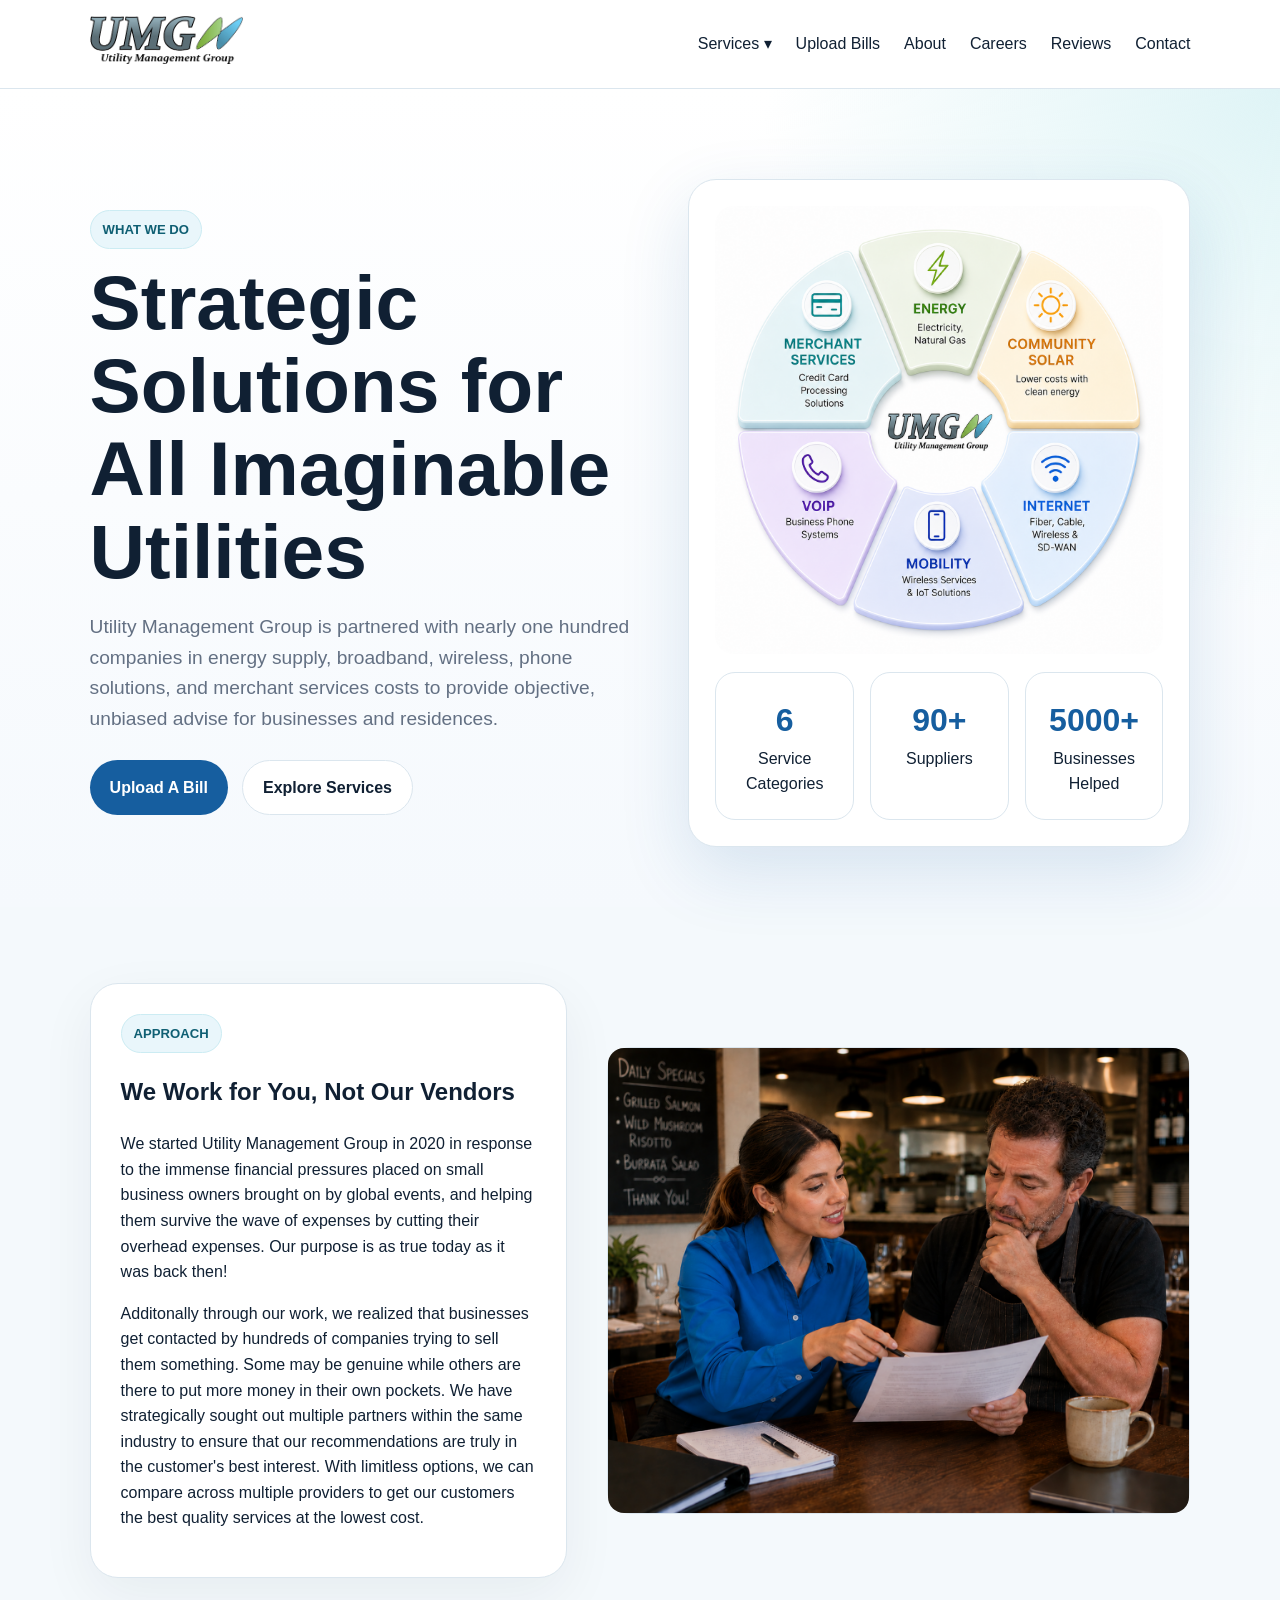
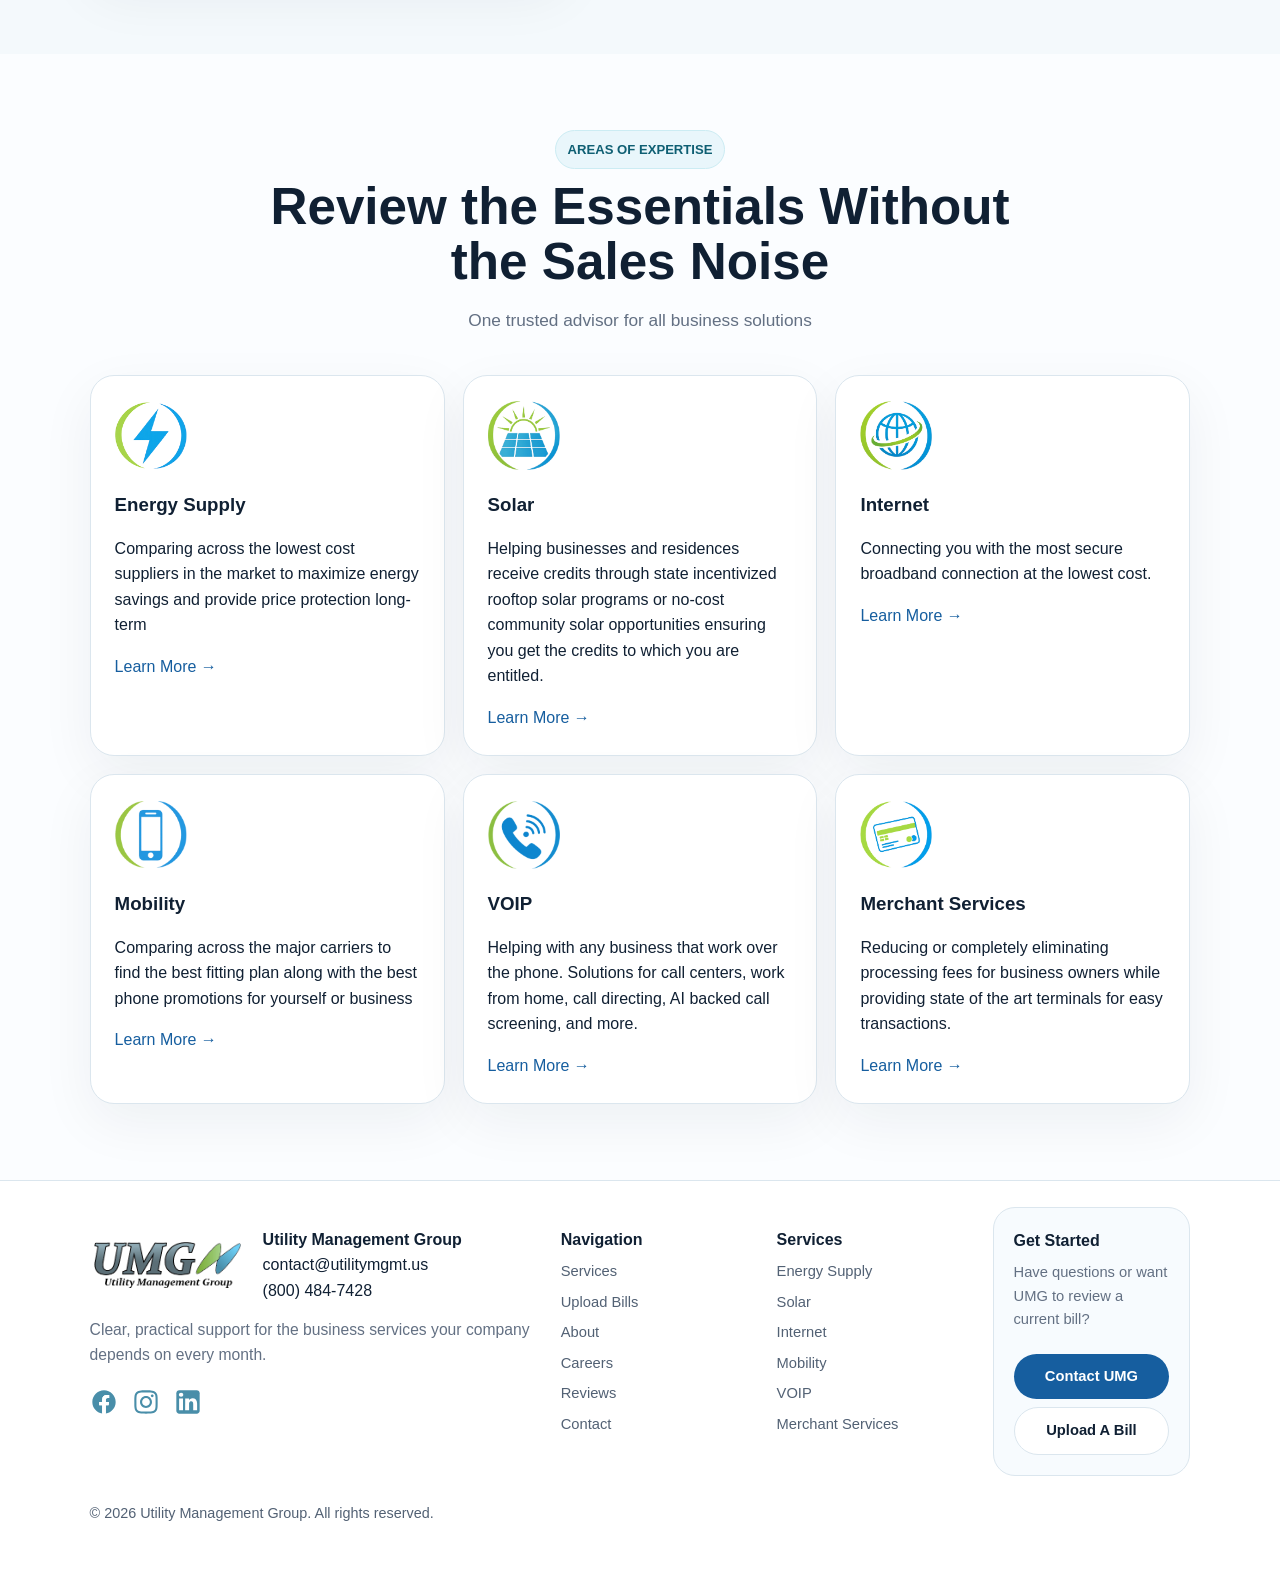
<file: index.html>
<!DOCTYPE html>

<html lang="en"><head><meta charset="utf-8"/><meta content="width=device-width, initial-scale=1" name="viewport"/><title>Utility Management Group</title><link href="styles.css" rel="stylesheet"/></head><body><div aria-hidden="true" class="page-loader"><div class="loader-wheel"></div></div><script>document.addEventListener('DOMContentLoaded',function(){document.body.classList.add('page-ready');document.querySelectorAll('a[href]').forEach(function(a){var href=a.getAttribute('href');if(!href||href.startsWith('#')||href.startsWith('mailto:')||href.startsWith('tel:')||a.target==='_blank')return;a.addEventListener('click',function(e){if(e.metaKey||e.ctrlKey||e.shiftKey||e.altKey)return;document.body.classList.remove('page-ready');document.body.classList.add('page-leaving');});});});</script><header class="nav"><a class="brand" href="index.html"><img alt="Utility Management Group logo" src="assets/umg-logo.png"/></a><button aria-controls="mainNav" aria-expanded="false" aria-label="Open Menu" class="menu-toggle" type="button">☰</button><nav class="nav-links" id="mainNav"><div class="dropdown"><button class="dropbtn" type="button">Services ▾</button><div class="dropdown-menu"><a href="energy.html">Energy Supply</a><a href="solar.html">Solar</a><a href="internet.html">Internet</a><a href="mobility.html">Mobility</a><a href="voip.html">VOIP</a><a href="merchant-services.html">Merchant Services</a></div></div><a href="upload-bills.html">Upload Bills</a><a href="index.html#about">About</a><a href="careers.html">Careers</a><a href="reviews.html">Reviews</a><a href="contact.html">Contact</a></nav></header><main><section class="hero"><div class="hero-grid"><div><span class="pill">WHAT WE DO</span><h1>Strategic Solutions for All Imaginable Utilities</h1><p>Utility Management Group is partnered with nearly one hundred companies in energy supply, broadband, wireless, phone solutions, and merchant services costs to provide objective, unbiased advise for businesses and residences.</p><div class="btn-row"><a class="btn" href="upload-bills.html">Upload A Bill</a><a class="btn secondary" href="#services">Explore Services</a></div></div><div class="hero-card"><img alt="Business service review graphic" src="assets/business-help.png"/><div class="stats" style="margin-top:18px"><div class="stat"><strong>6</strong><br/>Service Categories</div><div class="stat"><strong>90+</strong><br/>Suppliers</div><div class="stat"><strong>5000+</strong><br/>Businesses Helped</div></div></div></div></section><section class="proof" id="about"><div class="split"><div class="panel"><span class="pill">APPROACH</span><h2>We Work for You, Not Our Vendors</h2><p>We started Utility Management Group in 2020 in response to the immense financial pressures placed on small business owners brought on by global events, and helping them survive the wave of expenses by cutting their overhead expenses. Our purpose is as true today as it was back then!</p><p>Additonally through our work, we realized that businesses get contacted by hundreds of companies trying to sell them something. Some may be genuine while others are there to put more money in their own pockets.  We have strategically sought out multiple partners within the same industry to ensure that our recommendations are truly in the customer's best interest.  With limitless options, we can compare across multiple providers to get our customers the best quality services at the lowest cost.</p></div><div class="white-image"><img alt="Energy service review" src="assets/energy-about.png"/></div></div></section><section id="services"><div class="section-heading"><span class="pill">AREAS OF EXPERTISE</span><h2>Review the Essentials Without the Sales Noise</h2><p>One trusted advisor for all business solutions</p></div><div class="service-grid six-services"><article class="service-card"><img alt="Energy Supply Icon" class="service-icon-img" src="assets/supply.png"/><h3>Energy Supply</h3><p>Comparing across the lowest cost suppliers in the market to maximize energy savings and provide price protection long-term</p><a href="energy.html">Learn More →</a></article><article class="service-card"><img alt="Solar Icon" class="service-icon-img" src="assets/sol.png"/><h3>Solar</h3><p>Helping businesses and residences receive credits through state incentivized rooftop solar programs or no-cost community solar opportunities ensuring you get the credits to which you are entitled.</p><a href="solar.html">Learn More →</a></article><article class="service-card"><img alt="Internet Icon" class="service-icon-img" src="assets/web.png"/><h3>Internet</h3><p>Connecting you with the most secure broadband connection at the lowest cost.</p><a href="internet.html">Learn More →</a></article><article class="service-card"><img alt="Mobility Icon" class="service-icon-img" src="assets/wireless.png"/><h3>Mobility</h3><p>Comparing across the major carriers to find the best fitting plan along with the best phone promotions for yourself or business</p><a href="mobility.html">Learn More →</a></article><article class="service-card"><img alt="VOIP Icon" class="service-icon-img" src="assets/voip1.png"/><h3>VOIP</h3><p>Helping with any business that work over the phone. Solutions for call centers, work from home, call directing, AI backed call screening, and more.</p><a href="voip.html">Learn More →</a></article><article class="service-card"><img alt="Merchant Services Icon" class="service-icon-img" src="assets/merch.png"/><h3>Merchant Services</h3><p>Reducing or completely eliminating processing fees for business owners while providing state of the art terminals for easy transactions.</p><a href="merchant-services.html">Learn More →</a></article></div></section></main><footer class="site-footer footer-modern" id="contact">
  <div class="footer-modern-inner">
    <div class="footer-brand-panel">
      <div class="footer-top footer-top-modern">
        <img alt="Utility Management Group logo" class="footer-logo" src="assets/umg-logo.png"/>
        <div>
          <strong>Utility Management Group</strong><br/>
          <a href="mailto:contact@utilitymgmt.us">contact@utilitymgmt.us</a><br/><a href="tel:18004847428">(800) 484-7428</a>
        </div>
      </div>
      <p class="footer-tagline">Clear, practical support for the business services your company depends on every month.</p>
      <div class="footer-socials-modern"><a href="https://www.facebook.com/profile.php?id=100092838354557" target="_blank" rel="noopener"><img alt="Facebook" src="assets/facebook.svg"/></a><a href="https://www.instagram.com/utilitymanagement/" target="_blank" rel="noopener"><img alt="Instagram" src="assets/instagram.svg"/></a><a href="https://www.linkedin.com/company/utility-management-group-energy/" target="_blank" rel="noopener"><img alt="LinkedIn" src="assets/linkedin.svg"/></a></div>
    </div>
    <div class="footer-grid footer-grid-modern">
      <div>
        <h4>Navigation</h4>
        <a href="index.html#services">Services</a>
        <a href="upload-bills.html">Upload Bills</a>
        <a href="index.html#about">About</a>
        <a href="careers.html">Careers</a>
        <a href="reviews.html">Reviews</a>
        <a href="contact.html">Contact</a>
      </div>
      <div>
        <h4>Services</h4>
        <a href="energy.html">Energy Supply</a>
        <a href="solar.html">Solar</a>
        <a href="internet.html">Internet</a>
        <a href="mobility.html">Mobility</a>
        <a href="voip.html">VOIP</a>
        <a href="merchant-services.html">Merchant Services</a>
      </div>
      <div class="footer-contact-card">
        <h4>Get Started</h4>
        <p>Have questions or want UMG to review a current bill?</p>
        <a class="footer-cta" href="contact.html">Contact UMG</a>
        <a class="footer-cta secondary" href="upload-bills.html">Upload A Bill</a>
      </div>
    </div>
  </div>
  <p class="copyright footer-copyright-modern">© 2026 Utility Management Group. All rights reserved.</p>
</footer><script>document.addEventListener('DOMContentLoaded',function(){var b=document.querySelector('.menu-toggle');var n=document.querySelector('.nav-links');if(!b||!n)return;b.addEventListener('click',function(){var open=n.classList.toggle('is-open');b.setAttribute('aria-expanded',open?'true':'false');b.textContent=open?'×':'☰';});n.querySelectorAll('a').forEach(function(a){a.addEventListener('click',function(){n.classList.remove('is-open');b.setAttribute('aria-expanded','false');b.textContent='☰';});});});</script></body></html>
</file>
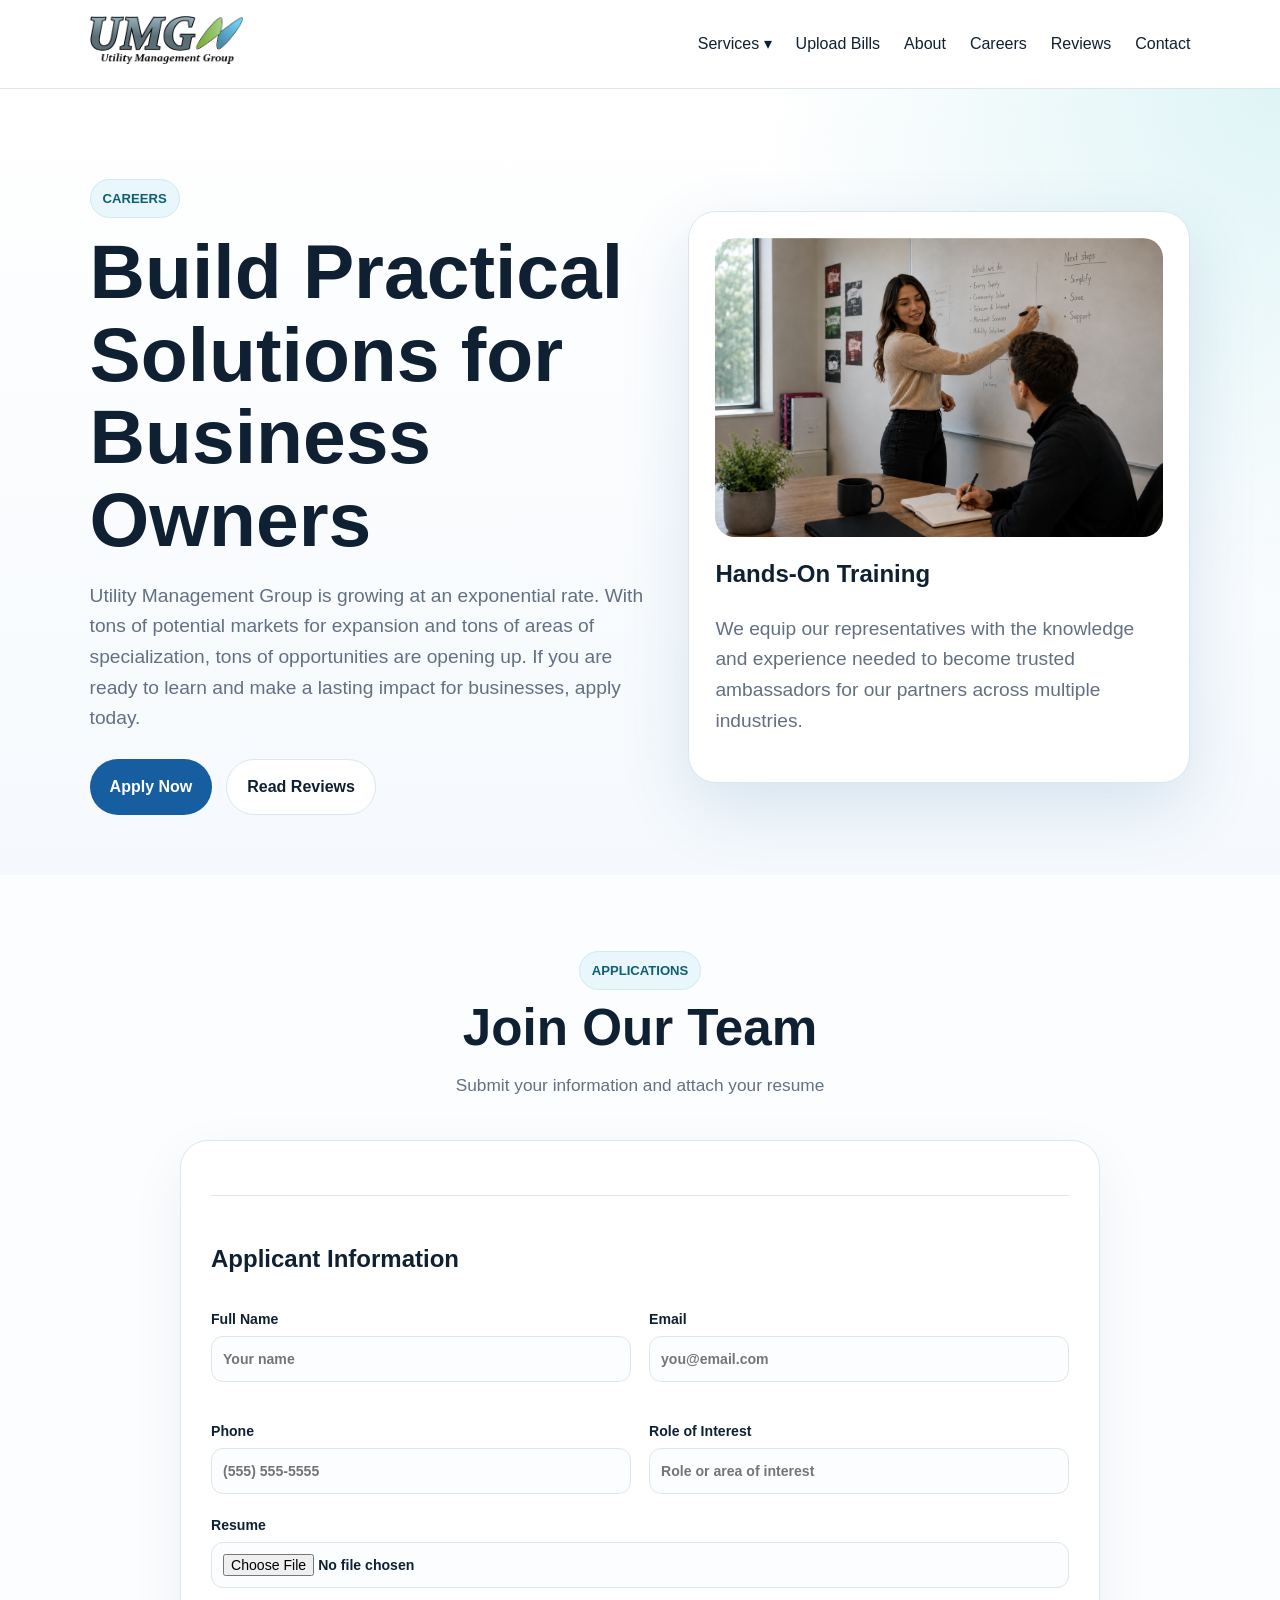
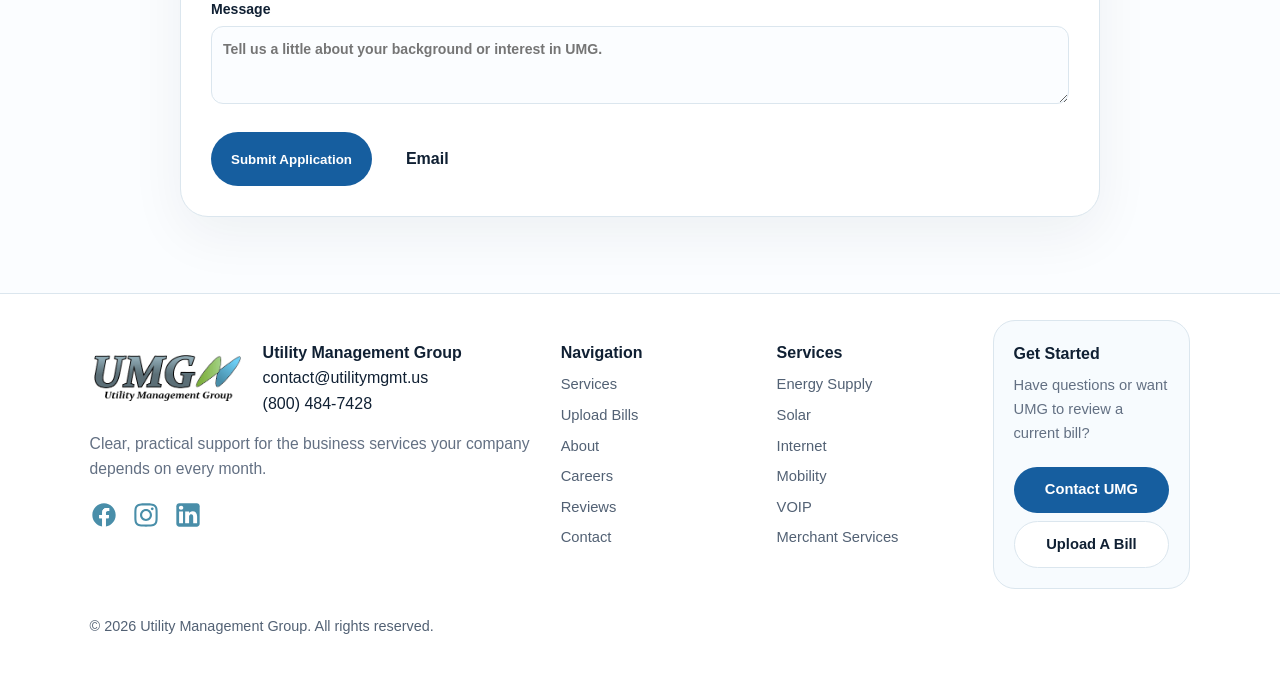
<file: careers.html>
<!DOCTYPE html>

<html lang="en"><head><meta charset="utf-8"/><meta content="width=device-width, initial-scale=1" name="viewport"/><title>Careers | Utility Management Group</title><link href="styles.css" rel="stylesheet"/></head><body><div aria-hidden="true" class="page-loader"><div class="loader-wheel"></div></div><script>document.addEventListener('DOMContentLoaded',function(){document.body.classList.add('page-ready');document.querySelectorAll('a[href]').forEach(function(a){var href=a.getAttribute('href');if(!href||href.startsWith('#')||href.startsWith('mailto:')||href.startsWith('tel:')||a.target==='_blank')return;a.addEventListener('click',function(e){if(e.metaKey||e.ctrlKey||e.shiftKey||e.altKey)return;document.body.classList.remove('page-ready');document.body.classList.add('page-leaving');});});});</script><header class="nav"><a class="brand" href="index.html"><img alt="Utility Management Group logo" src="assets/umg-logo.png"/></a><button aria-controls="mainNav" aria-expanded="false" aria-label="Open Menu" class="menu-toggle" type="button">☰</button><nav class="nav-links" id="mainNav"><div class="dropdown"><button class="dropbtn" type="button">Services ▾</button><div class="dropdown-menu"><a href="energy.html">Energy Supply</a><a href="solar.html">Solar</a><a href="internet.html">Internet</a><a href="mobility.html">Mobility</a><a href="voip.html">VOIP</a><a href="merchant-services.html">Merchant Services</a></div></div><a href="upload-bills.html">Upload Bills</a><a href="index.html#about">About</a><a href="careers.html">Careers</a><a href="reviews.html">Reviews</a><a href="contact.html">Contact</a></nav></header><main><section class="hero"><div class="hero-grid"><div><span class="pill">CAREERS</span><h1>Build Practical Solutions for Business Owners</h1><p>Utility Management Group is growing at an exponential rate.  With tons of potential markets for expansion and tons of areas of specialization, tons of opportunities are opening up. If you are ready to learn and make a lasting impact for businesses, apply today.</p><div class="btn-row"><a class="btn" href="#application">Apply Now</a><a class="btn secondary" href="reviews.html">Read Reviews</a></div></div><div class="hero-card"><img alt="Business support graphic" src="assets/careers.png"/><h2 style="margin-top:18px">Hands-On Training</h2><p style="color:var(--muted)">We equip our representatives with the knowledge and experience needed to become trusted ambassadors for our partners across multiple industries.</p></div></div></section><section id="application"><div class="section-heading"><span class="pill">APPLICATIONS</span><h2>Join Our Team</h2><p>Submit your information and attach your resume</p></div><form action="https://formspree.io/f/mnjrgpdn" class="form-shell" enctype="multipart/form-data" method="POST"><input type="hidden" name="_redirect" value="thank-you.html"/><div class="form-section"><h2>Applicant Information</h2><div class="split form-two-col"><label>Full Name<input name="name" placeholder="Your name" type="text"/></label><label>Email<input name="email" placeholder="you@email.com" type="email"/></label><label>Phone<input name="phone" placeholder="(555) 555-5555" type="tel"/></label><label>Role of Interest<input name="position" placeholder="Role or area of interest" type="text"/></label></div><label>Resume<input accept=".pdf,.doc,.docx" name="resume" type="file"/></label><label>Message<textarea name="message" placeholder="Tell us a little about your background or interest in UMG."></textarea></label></div><div class="form-actions"><button class="btn" type="submit">Submit Application</button><a class="btn secondary" href="mailto:contact@utilitymgmt.us">Email</a></div></form></section></main><footer class="site-footer footer-modern" id="contact">
  <div class="footer-modern-inner">
    <div class="footer-brand-panel">
      <div class="footer-top footer-top-modern">
        <img alt="Utility Management Group logo" class="footer-logo" src="assets/umg-logo.png"/>
        <div>
          <strong>Utility Management Group</strong><br/>
          <a href="mailto:contact@utilitymgmt.us">contact@utilitymgmt.us</a><br/><a href="tel:18004847428">(800) 484-7428</a>
        </div>
      </div>
      <p class="footer-tagline">Clear, practical support for the business services your company depends on every month.</p>
      <div class="footer-socials-modern"><a href="https://www.facebook.com/profile.php?id=100092838354557" target="_blank" rel="noopener"><img alt="Facebook" src="assets/facebook.svg"/></a><a href="https://www.instagram.com/utilitymanagement/" target="_blank" rel="noopener"><img alt="Instagram" src="assets/instagram.svg"/></a><a href="https://www.linkedin.com/company/utility-management-group-energy/" target="_blank" rel="noopener"><img alt="LinkedIn" src="assets/linkedin.svg"/></a></div>
    </div>
    <div class="footer-grid footer-grid-modern">
      <div>
        <h4>Navigation</h4>
        <a href="index.html#services">Services</a>
        <a href="upload-bills.html">Upload Bills</a>
        <a href="index.html#about">About</a>
        <a href="careers.html">Careers</a>
        <a href="reviews.html">Reviews</a>
        <a href="contact.html">Contact</a>
      </div>
      <div>
        <h4>Services</h4>
        <a href="energy.html">Energy Supply</a>
        <a href="solar.html">Solar</a>
        <a href="internet.html">Internet</a>
        <a href="mobility.html">Mobility</a>
        <a href="voip.html">VOIP</a>
        <a href="merchant-services.html">Merchant Services</a>
      </div>
      <div class="footer-contact-card">
        <h4>Get Started</h4>
        <p>Have questions or want UMG to review a current bill?</p>
        <a class="footer-cta" href="contact.html">Contact UMG</a>
        <a class="footer-cta secondary" href="upload-bills.html">Upload A Bill</a>
      </div>
    </div>
  </div>
  <p class="copyright footer-copyright-modern">© 2026 Utility Management Group. All rights reserved.</p>
</footer><script>document.addEventListener('DOMContentLoaded',function(){var b=document.querySelector('.menu-toggle');var n=document.querySelector('.nav-links');if(!b||!n)return;b.addEventListener('click',function(){var open=n.classList.toggle('is-open');b.setAttribute('aria-expanded',open?'true':'false');b.textContent=open?'×':'☰';});n.querySelectorAll('a').forEach(function(a){a.addEventListener('click',function(){n.classList.remove('is-open');b.setAttribute('aria-expanded','false');b.textContent='☰';});});});</script></body></html>
</file>
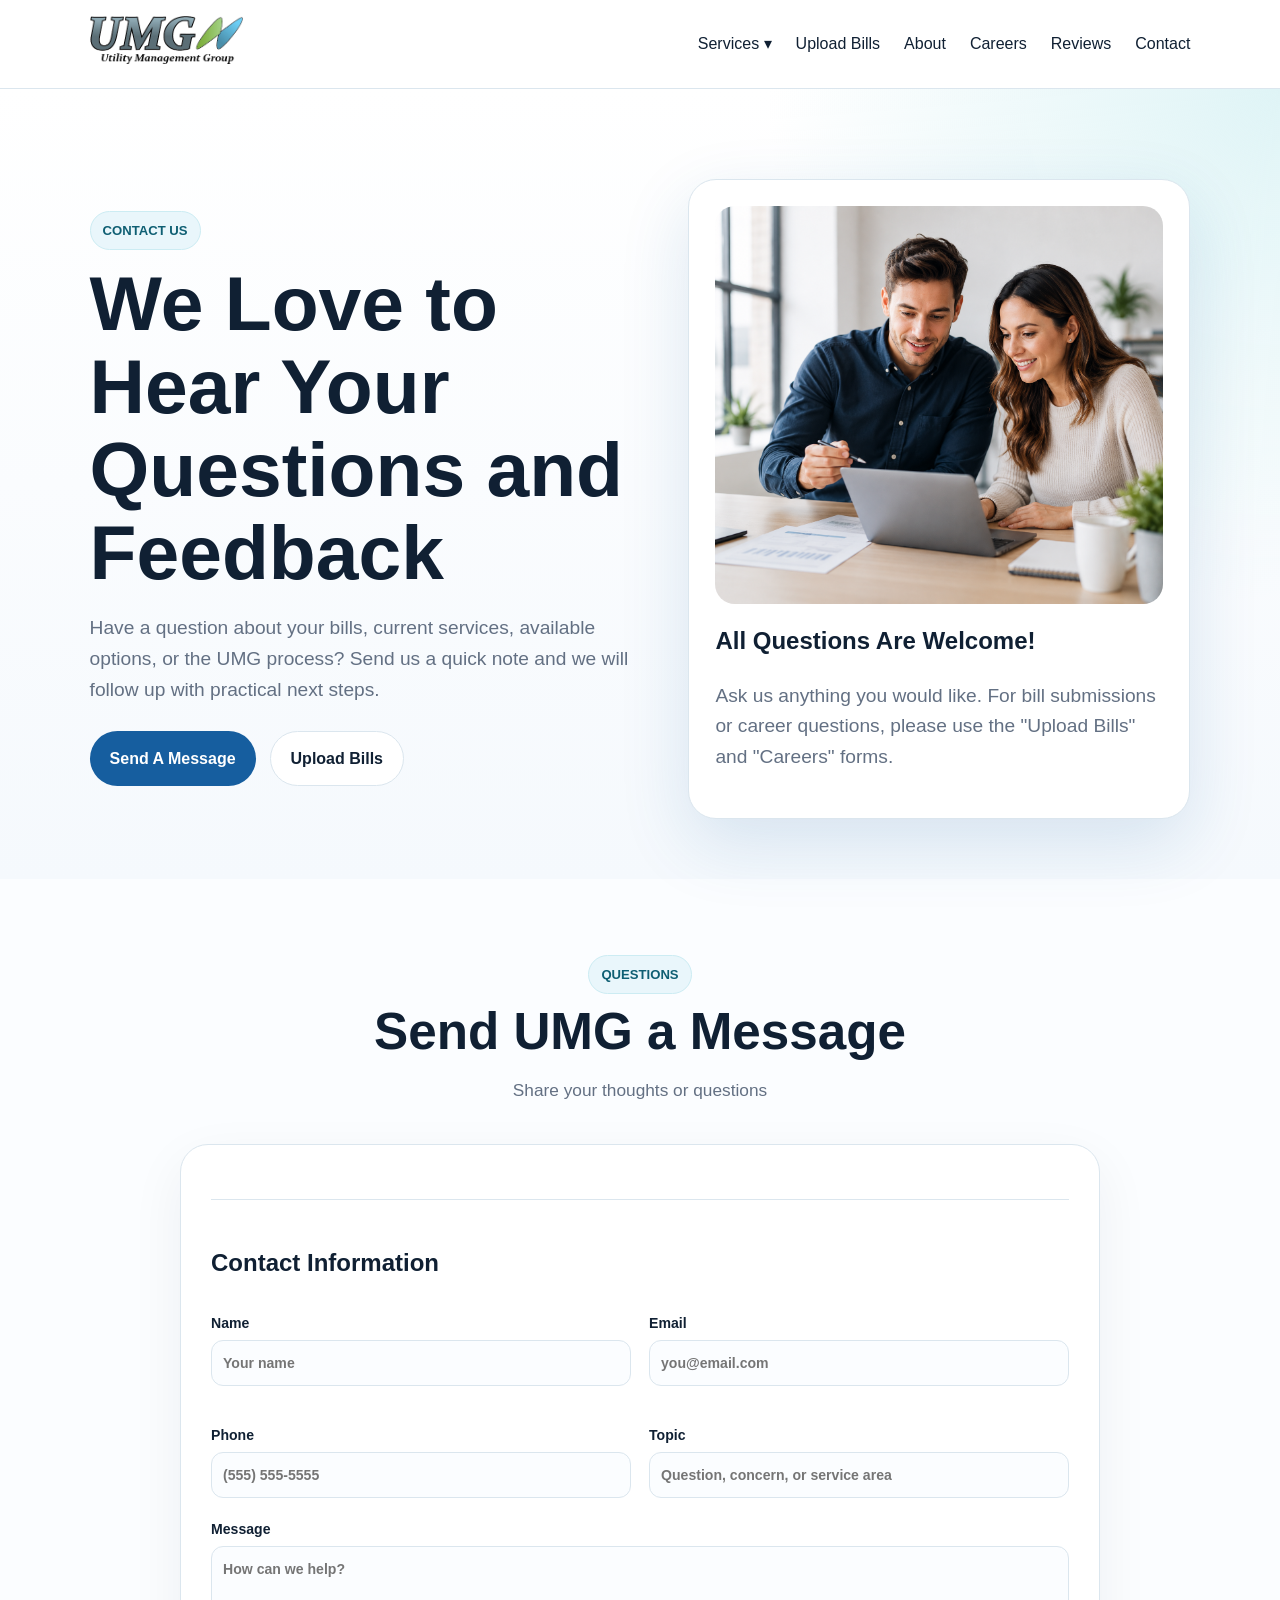
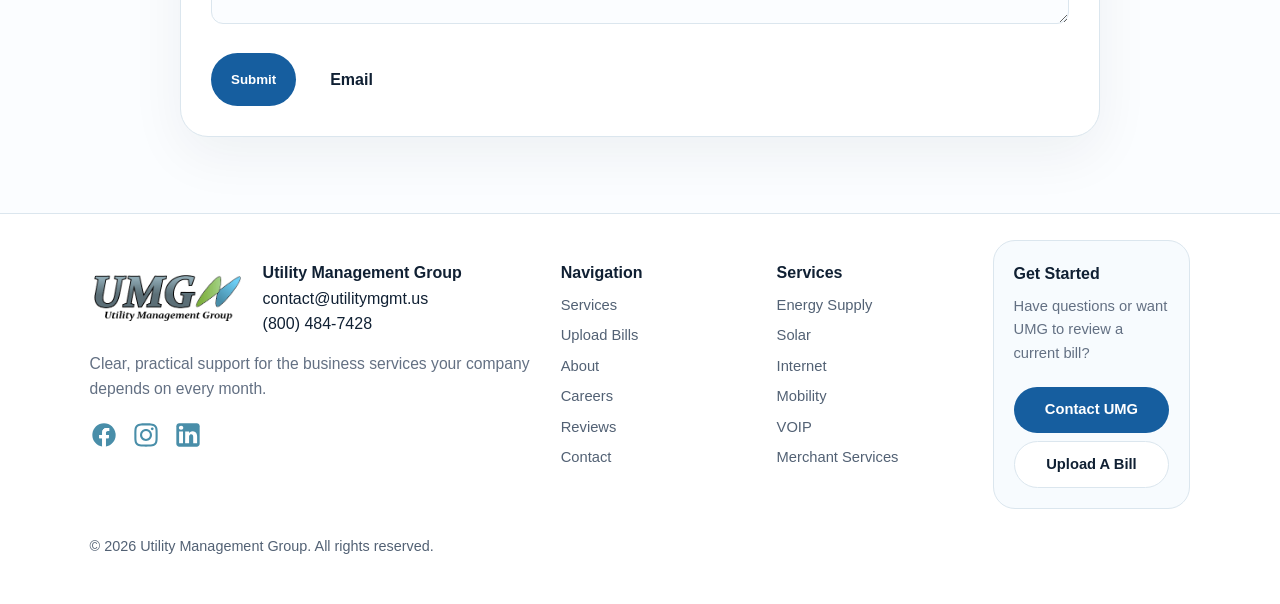
<file: contact.html>
<!DOCTYPE html>
<html lang="en"><head><meta charset="utf-8"/><meta content="width=device-width, initial-scale=1" name="viewport"/><title>Contact | Utility Management Group</title><link href="styles.css" rel="stylesheet"/></head><body><div aria-hidden="true" class="page-loader"><div class="loader-wheel"></div></div><script>document.addEventListener('DOMContentLoaded',function(){document.body.classList.add('page-ready');document.querySelectorAll('a[href]').forEach(function(a){var href=a.getAttribute('href');if(!href||href.startsWith('#')||href.startsWith('mailto:')||href.startsWith('tel:')||a.target==='_blank')return;a.addEventListener('click',function(e){if(e.metaKey||e.ctrlKey||e.shiftKey||e.altKey)return;document.body.classList.remove('page-ready');document.body.classList.add('page-leaving');});});});</script><header class="nav"><a class="brand" href="index.html"><img alt="Utility Management Group logo" src="assets/umg-logo.png"/></a><button aria-controls="mainNav" aria-expanded="false" aria-label="Open Menu" class="menu-toggle" type="button">☰</button><nav class="nav-links" id="mainNav"><div class="dropdown"><button class="dropbtn" type="button">Services ▾</button><div class="dropdown-menu"><a href="energy.html">Energy Supply</a><a href="solar.html">Solar</a><a href="internet.html">Internet</a><a href="mobility.html">Mobility</a><a href="voip.html">VOIP</a><a href="merchant-services.html">Merchant Services</a></div></div><a href="upload-bills.html">Upload Bills</a><a href="index.html#about">About</a><a href="careers.html">Careers</a><a href="reviews.html">Reviews</a><a href="contact.html">Contact</a></nav></header><main><section class="hero"><div class="hero-grid"><div><span class="pill">CONTACT US</span><h1>We Love to Hear Your Questions and Feedback</h1><p>Have a question about your bills, current services, available options, or the UMG process? Send us a quick note and we will follow up with practical next steps.</p><div class="btn-row"><a class="btn" href="#contact-form">Send A Message</a><a class="btn secondary" href="upload-bills.html">Upload Bills</a></div></div><div class="hero-card"><img alt="Business support graphic" src="assets/contact.png"/><h2 style="margin-top:18px">All Questions Are Welcome!</h2><p style="color:var(--muted)">Ask us anything you would like.  For bill submissions or career questions, please use the "Upload Bills" and "Careers" forms.</p></div></div></section><section id="contact-form"><div class="section-heading"><span class="pill">QUESTIONS</span><h2>Send UMG a Message</h2><p>Share your thoughts or questions</p></div><form action="https://formspree.io/f/xykvnewd" class="form-shell" method="POST"><input type="hidden" name="_redirect" value="thank-you.html"/><div class="form-section"><h2>Contact Information</h2><div class="split form-two-col"><label>Name<input name="name" placeholder="Your name" type="text"/></label><label>Email<input name="email" placeholder="you@email.com" required type="email"/></label><label>Phone<input name="phone" placeholder="(555) 555-5555" type="tel"/></label><label>Topic<input name="topic" placeholder="Question, concern, or service area" type="text"/></label></div><label>Message<textarea name="message" placeholder="How can we help?" required></textarea></label></div><div class="form-actions"><button class="btn" type="submit">Submit</button><a class="btn secondary" href="mailto:contact@utilitymgmt.us">Email</a></div></form></section></main><footer class="site-footer footer-modern" id="contact">
  <div class="footer-modern-inner">
    <div class="footer-brand-panel">
      <div class="footer-top footer-top-modern">
        <img alt="Utility Management Group logo" class="footer-logo" src="assets/umg-logo.png"/>
        <div>
          <strong>Utility Management Group</strong><br/>
          <a href="mailto:contact@utilitymgmt.us">contact@utilitymgmt.us</a><br/><a href="tel:18004847428">(800) 484-7428</a>
        </div>
      </div>
      <p class="footer-tagline">Clear, practical support for the business services your company depends on every month.</p>
      <div class="footer-socials-modern"><a href="https://www.facebook.com/profile.php?id=100092838354557" target="_blank" rel="noopener"><img alt="Facebook" src="assets/facebook.svg"/></a><a href="https://www.instagram.com/utilitymanagement/" target="_blank" rel="noopener"><img alt="Instagram" src="assets/instagram.svg"/></a><a href="https://www.linkedin.com/company/utility-management-group-energy/" target="_blank" rel="noopener"><img alt="LinkedIn" src="assets/linkedin.svg"/></a></div>
    </div>
    <div class="footer-grid footer-grid-modern">
      <div>
        <h4>Navigation</h4>
        <a href="index.html#services">Services</a>
        <a href="upload-bills.html">Upload Bills</a>
        <a href="index.html#about">About</a>
        <a href="careers.html">Careers</a>
        <a href="reviews.html">Reviews</a>
        <a href="contact.html">Contact</a>
      </div>
      <div>
        <h4>Services</h4>
        <a href="energy.html">Energy Supply</a>
        <a href="solar.html">Solar</a>
        <a href="internet.html">Internet</a>
        <a href="mobility.html">Mobility</a>
        <a href="voip.html">VOIP</a>
        <a href="merchant-services.html">Merchant Services</a>
      </div>
      <div class="footer-contact-card">
        <h4>Get Started</h4>
        <p>Have questions or want UMG to review a current bill?</p>
        <a class="footer-cta" href="contact.html">Contact UMG</a>
        <a class="footer-cta secondary" href="upload-bills.html">Upload A Bill</a>
      </div>
    </div>
  </div>
  <p class="copyright footer-copyright-modern">© 2026 Utility Management Group. All rights reserved.</p>
</footer><script>document.addEventListener('DOMContentLoaded',function(){var btn=document.querySelector('.menu-toggle');var nav=document.querySelector('#mainNav');if(btn&&nav){btn.addEventListener('click',function(){var open=nav.classList.toggle('is-open');btn.setAttribute('aria-expanded',open?'true':'false');});}});</script></body></html>
</file>
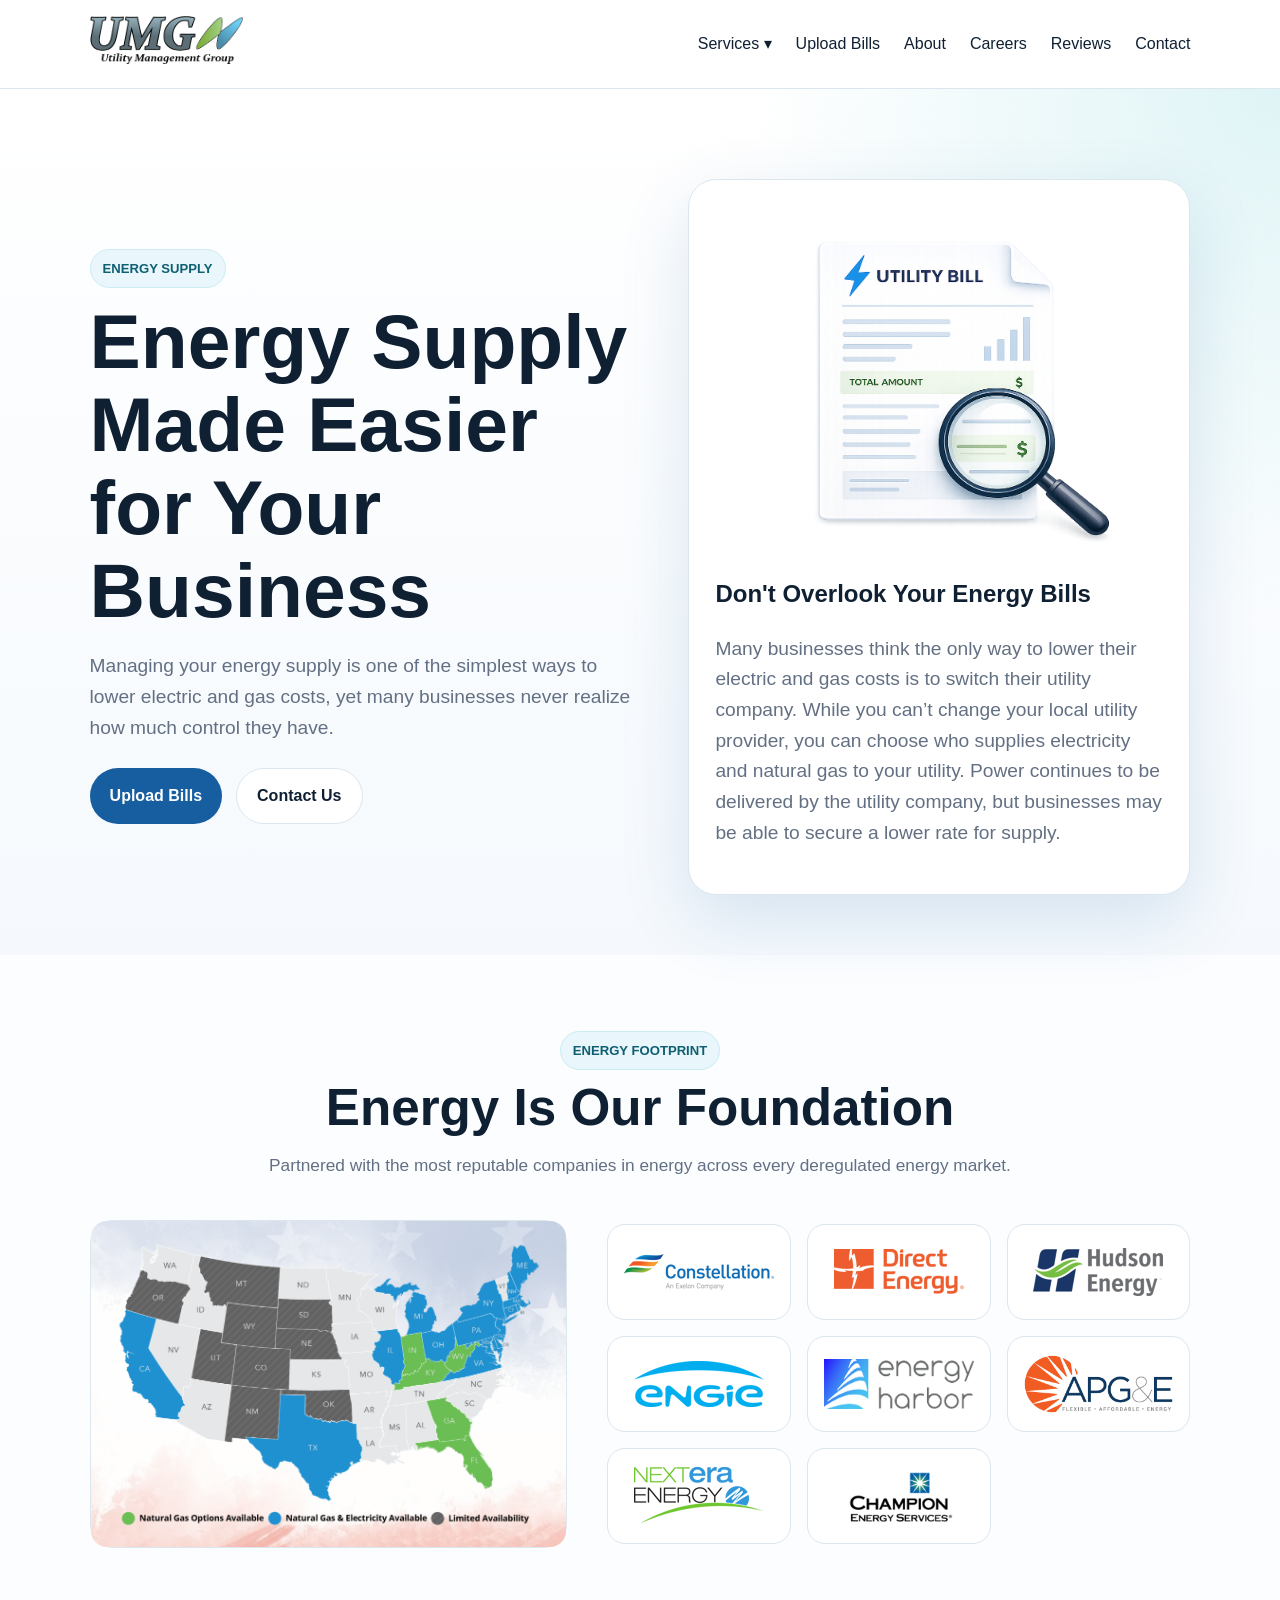
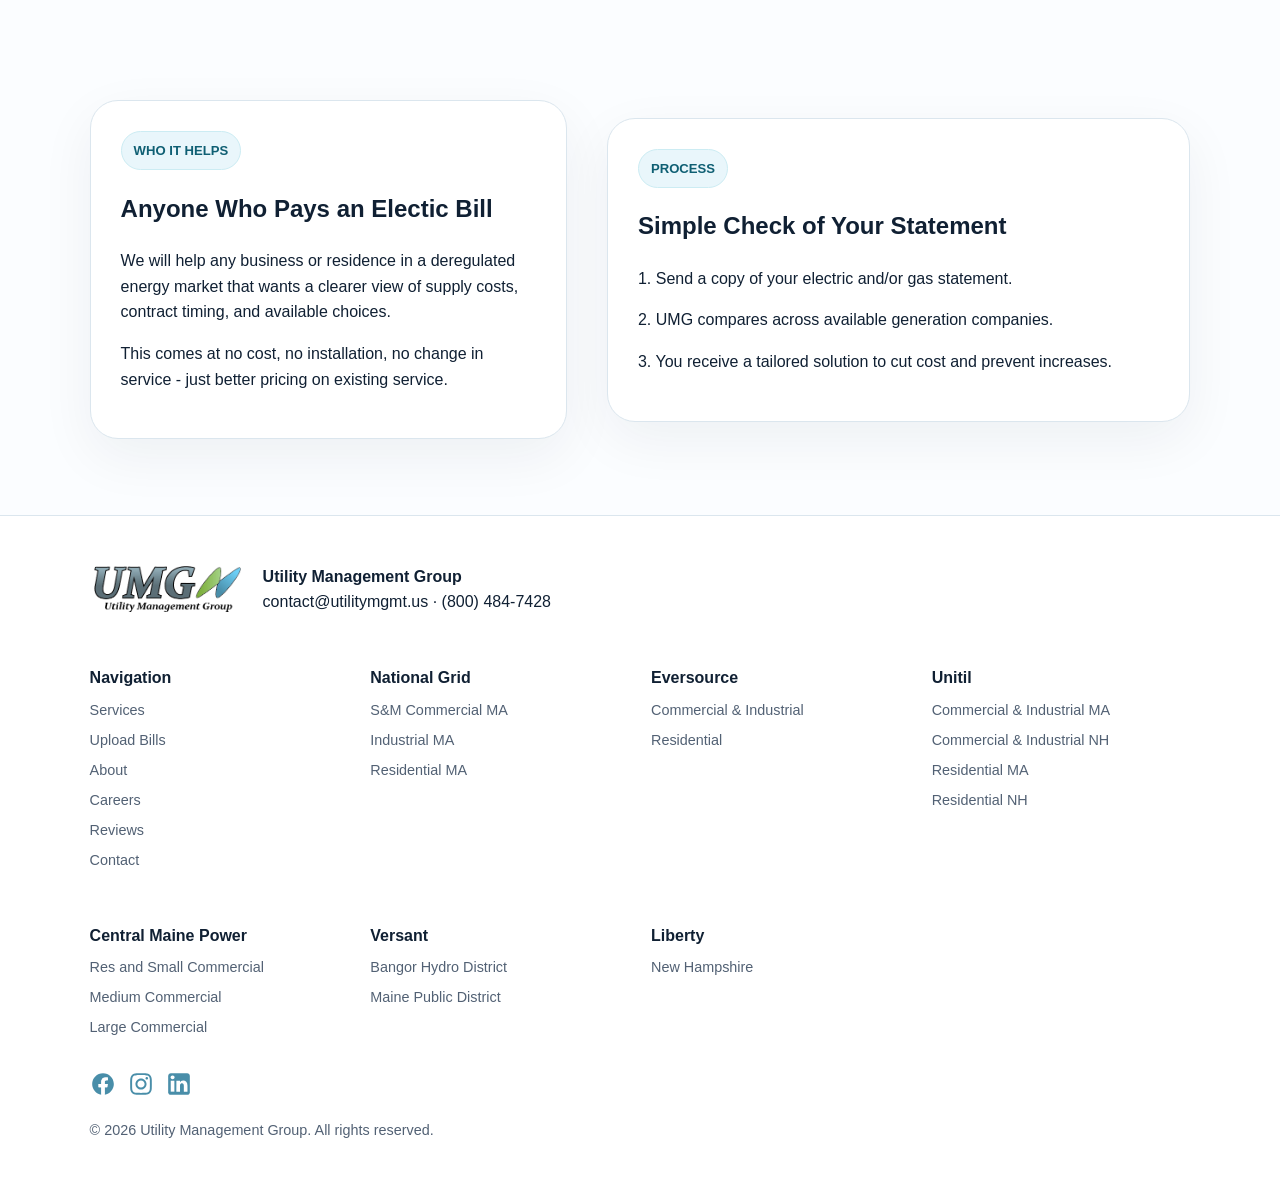
<file: energy.html>
<!DOCTYPE html>

<html lang="en"><head><meta charset="utf-8"/><meta content="width=device-width, initial-scale=1" name="viewport"/><title>Energy Supply | Utility Management Group</title><link href="styles.css" rel="stylesheet"/></head><body><div aria-hidden="true" class="page-loader"><div class="loader-wheel"></div></div><script>document.addEventListener('DOMContentLoaded',function(){document.body.classList.add('page-ready');document.querySelectorAll('a[href]').forEach(function(a){var href=a.getAttribute('href');if(!href||href.startsWith('#')||href.startsWith('mailto:')||href.startsWith('tel:')||a.target==='_blank')return;a.addEventListener('click',function(e){if(e.metaKey||e.ctrlKey||e.shiftKey||e.altKey)return;document.body.classList.remove('page-ready');document.body.classList.add('page-leaving');});});});</script><header class="nav"><a class="brand" href="index.html"><img alt="Utility Management Group logo" src="assets/umg-logo.png"/></a><button aria-controls="mainNav" aria-expanded="false" aria-label="Open Menu" class="menu-toggle" type="button">☰</button><nav class="nav-links" id="mainNav"><div class="dropdown"><button class="dropbtn" type="button">Services ▾</button><div class="dropdown-menu"><a href="energy.html">Energy Supply</a><a href="solar.html">Solar</a><a href="internet.html">Internet</a><a href="mobility.html">Mobility</a><a href="voip.html">VOIP</a><a href="merchant-services.html">Merchant Services</a></div></div><a href="upload-bills.html">Upload Bills</a><a href="index.html#about">About</a><a href="careers.html">Careers</a><a href="reviews.html">Reviews</a><a href="contact.html">Contact</a></nav></header><main><section class="hero"><div class="hero-grid"><div><span class="pill">ENERGY SUPPLY</span><h1>Energy Supply Made Easier for Your Business</h1><p>Managing your energy supply is one of the simplest ways to lower electric and gas costs, yet many businesses never realize how much control they have.</p><div class="btn-row"><a class="btn" href="upload-bills.html">Upload Bills</a><a class="btn secondary" href="contact.html">Contact Us</a></div></div><div class="hero-card"><img alt="Electric and natural gas graphic" class="hero-graphic energy-hero-graphic" src="assets/service-energy-supply.png"/><h2 style="margin-top:0">Don't Overlook Your Energy Bills</h2><p style="color:var(--muted)">Many businesses think the only way to lower their electric and gas costs is to switch their utility company. While you can’t change your local utility provider, you can choose who supplies electricity and natural gas to your utility. Power continues to be delivered by the utility company, but businesses may be able to secure a lower rate for supply.</p></div></div></section><section><div class="section-heading"><span class="pill">ENERGY FOOTPRINT</span><h2>Energy Is Our Foundation</h2><p>Partnered with the most reputable companies in energy across every deregulated energy market.</p></div><div class="split"><div class="white-image"><img alt="Deregulated energy map" src="assets/energy-map.png"/></div><div class="supplier-strip"><div><img alt="Constellation" src="assets/constellation.png"/></div><div><img alt="Direct Energy" src="assets/direct-energy.png"/></div><div><img alt="Hudson Energy" src="assets/hudson-energy.png"/></div><div><img alt="ENGIE" src="assets/engie.png"/></div><div><img alt="Energy Harbor" src="assets/energy-harbor.png"/></div><div><img alt="APG&amp;E" src="assets/apge.png"/></div><div><img alt="NextEra Energy" src="assets/nextera.png"/></div><div><img alt="Champion Energy" src="assets/champion-energy.png"/></div></div></div></section><section><div class="split"><div class="panel"><span class="pill">WHO IT HELPS</span><h2>Anyone Who Pays an Electic Bill</h2><p>We will help any business or residence in a deregulated energy market that wants a clearer view of supply costs, contract timing, and available choices.</p><p>This comes at no cost, no installation, no change in service - just better pricing on existing service.</p></div><div class="panel"><span class="pill">PROCESS</span><h2>Simple Check of Your Statement</h2><p>1. Send a copy of your electric and/or gas statement.</p><p>2. UMG compares across available generation companies.</p><p>3. You receive a tailored solution to cut cost and prevent increases.</p></div></div></section></main><footer class="site-footer" id="contact">
<div class="footer-top">
<img alt="Utility Management Group logo" class="footer-logo" src="assets/umg-logo.png"/>
<div><strong>Utility Management Group</strong><br/><a href="mailto:contact@utilitymgmt.us">contact@utilitymgmt.us</a> · <a href="tel:18004847428">(800) 484-7428</a></div>
</div>
<div class="footer-grid">
<div><h4>Navigation</h4><a href="index.html#services">Services</a><a href="upload-bills.html">Upload Bills</a><a href="index.html#about">About</a><a href="careers.html">Careers</a><a href="reviews.html">Reviews</a><a href="contact.html">Contact</a></div>
<div><h4>National Grid</h4><a href="https://www.nationalgridus.com/media/pdfs/billing-payments/electric-rates/ma/commtable.pdf" target="_blank">S&amp;M Commercial MA</a><a href="https://www.nationalgridus.com/media/pdfs/billing-payments/electric-rates/ma/indtable.pdf" target="_blank">Industrial MA</a><a href="https://www.nationalgridus.com/media/pdfs/billing-payments/electric-rates/ma/resitable.pdf" target="_blank">Residential MA</a></div>
<div><h4>Eversource</h4><a href="https://www.eversource.com/content/business/account-billing/manage-bill/about-your-bill/rates-tariffs/electric-supply-rates" target="_blank">Commercial &amp; Industrial</a><a href="https://www.eversource.com/content/residential/account-billing/manage-bill/about-your-bill/rates-tariffs/electric-supply-rates" target="_blank">Residential</a></div>
<div><h4>Unitil</h4><a href="https://unitil.com/sites/default/files/2024-01/MA-Commercial-Electric-Rates.pdf" target="_blank">Commercial &amp; Industrial MA</a><a href="https://unitil.com/sites/default/files/2024-01/NH-Commercial-Electric-Rates.pdf" target="_blank">Commercial &amp; Industrial NH</a><a href="https://unitil.com/sites/default/files/2024-01/MA-Residential-Electric-Rates.pdf" target="_blank">Residential MA</a><a href="https://unitil.com/sites/default/files/2024-01/NH-Residential-Electric-Rates.pdf" target="_blank">Residential NH</a></div>
<div><h4>Central Maine Power</h4><a href="https://www.maine.gov/mpuc/regulated-utilities/electricity/standard-offer-rates/cmp" target="_blank">Res and Small Commercial</a><a href="https://www.maine.gov/mpuc/regulated-utilities/electricity/standard-offer-rates/cmp-medium" target="_blank">Medium Commercial</a><a href="https://www.maine.gov/mpuc/regulated-utilities/electricity/standard-offer-rates/cmp-large" target="_blank">Large Commercial</a></div>
<div><h4>Versant</h4><a href="https://www.maine.gov/mpuc/regulated-utilities/electricity/standard-offer-rates/bhd" target="_blank">Bangor Hydro District</a><a href="https://www.maine.gov/mpuc/regulated-utilities/electricity/standard-offer-rates/mpd-medium" target="_blank">Maine Public District</a></div>
<div><h4>Liberty</h4><a href="https://new-hampshire.libertyutilities.com/uploads/2024-02%20Summary%20of%20Rates%20for%20Electricity%20Delivery%20Service.pdf" target="_blank">New Hampshire</a></div>
</div>
<div class="socials"><a href="https://www.facebook.com/profile.php?id=100092838354557" target="_blank"><img alt="Facebook" src="assets/facebook.svg"/></a><a href="https://www.instagram.com/utilitymanagement/" target="_blank"><img alt="Instagram" src="assets/instagram.svg"/></a><a href="https://www.linkedin.com/company/utility-management-group-energy/" target="_blank"><img alt="LinkedIn" src="assets/linkedin.svg"/></a></div>
<p class="copyright">© 2026 Utility Management Group. All rights reserved.</p>
</footer><script>document.addEventListener('DOMContentLoaded',function(){var b=document.querySelector('.menu-toggle');var n=document.querySelector('.nav-links');if(!b||!n)return;b.addEventListener('click',function(){var open=n.classList.toggle('is-open');b.setAttribute('aria-expanded',open?'true':'false');b.textContent=open?'×':'☰';});n.querySelectorAll('a').forEach(function(a){a.addEventListener('click',function(){n.classList.remove('is-open');b.setAttribute('aria-expanded','false');b.textContent='☰';});});});</script></body></html>
</file>
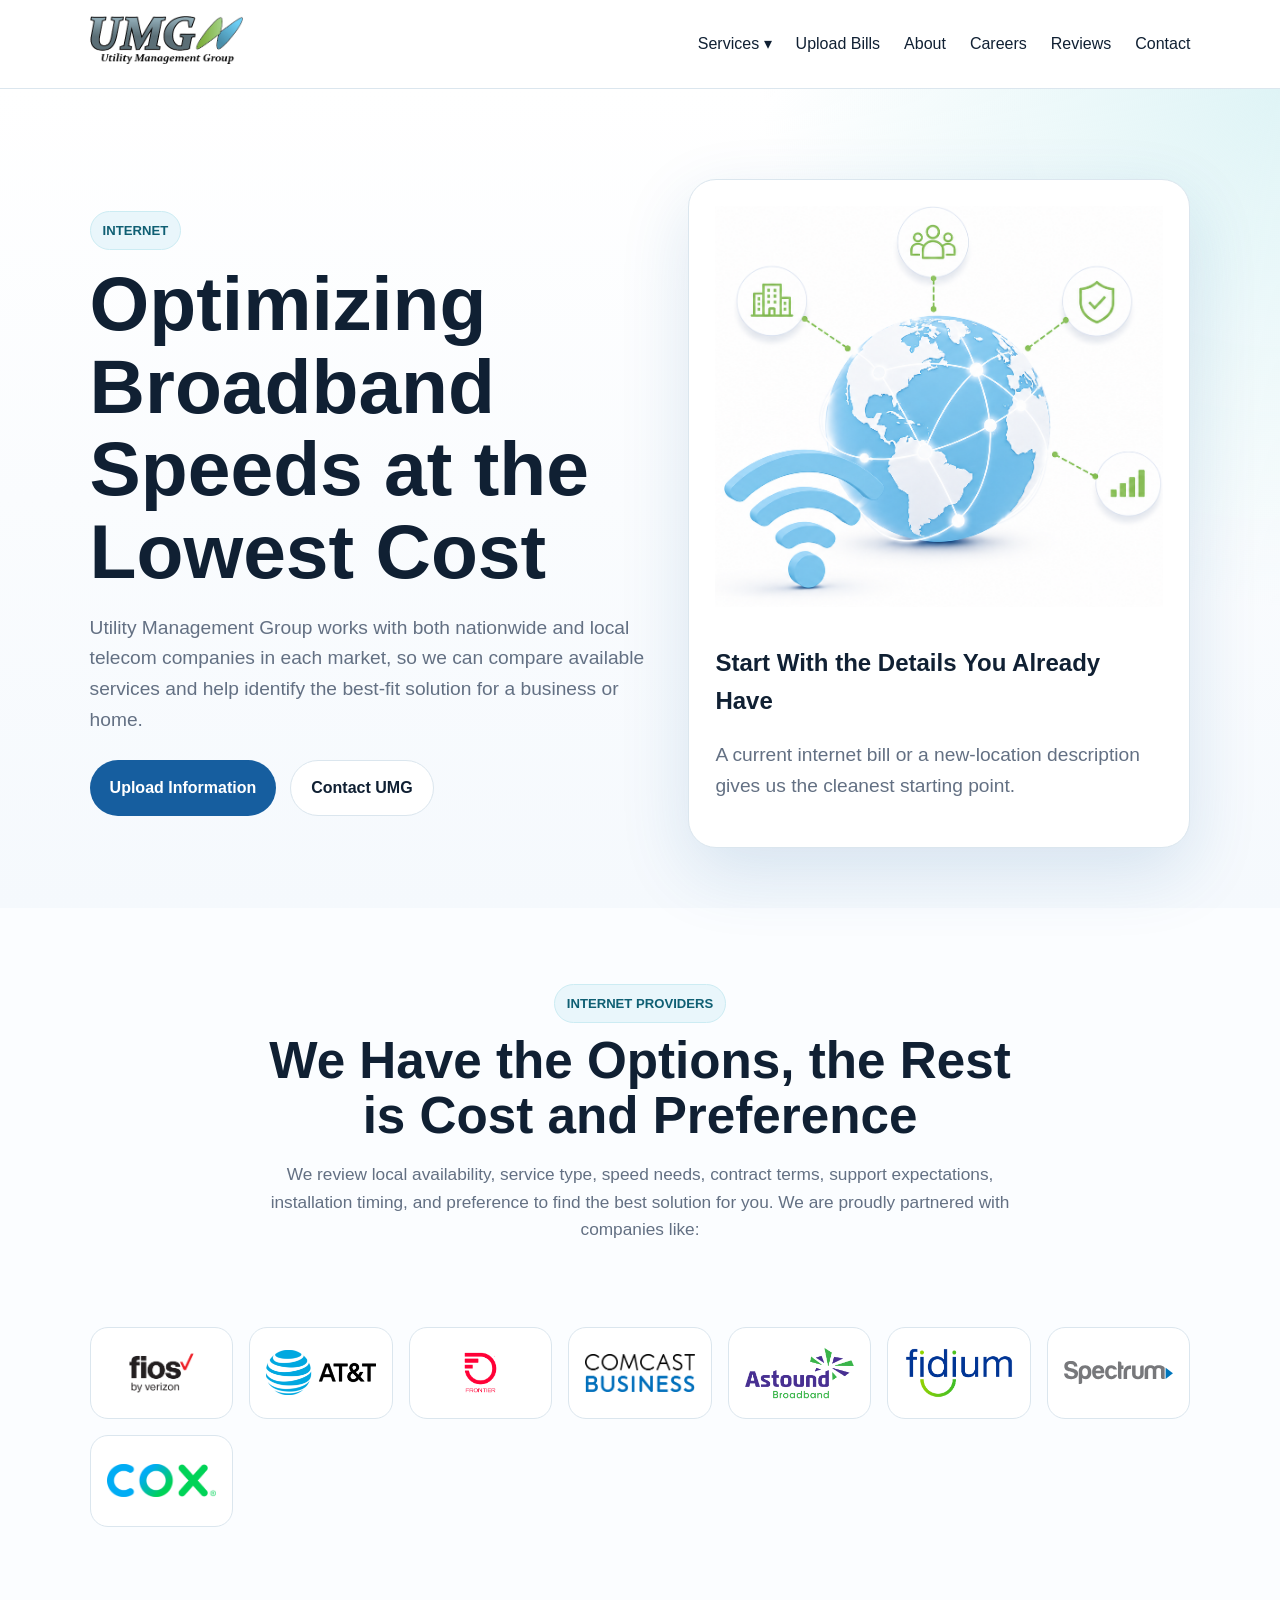
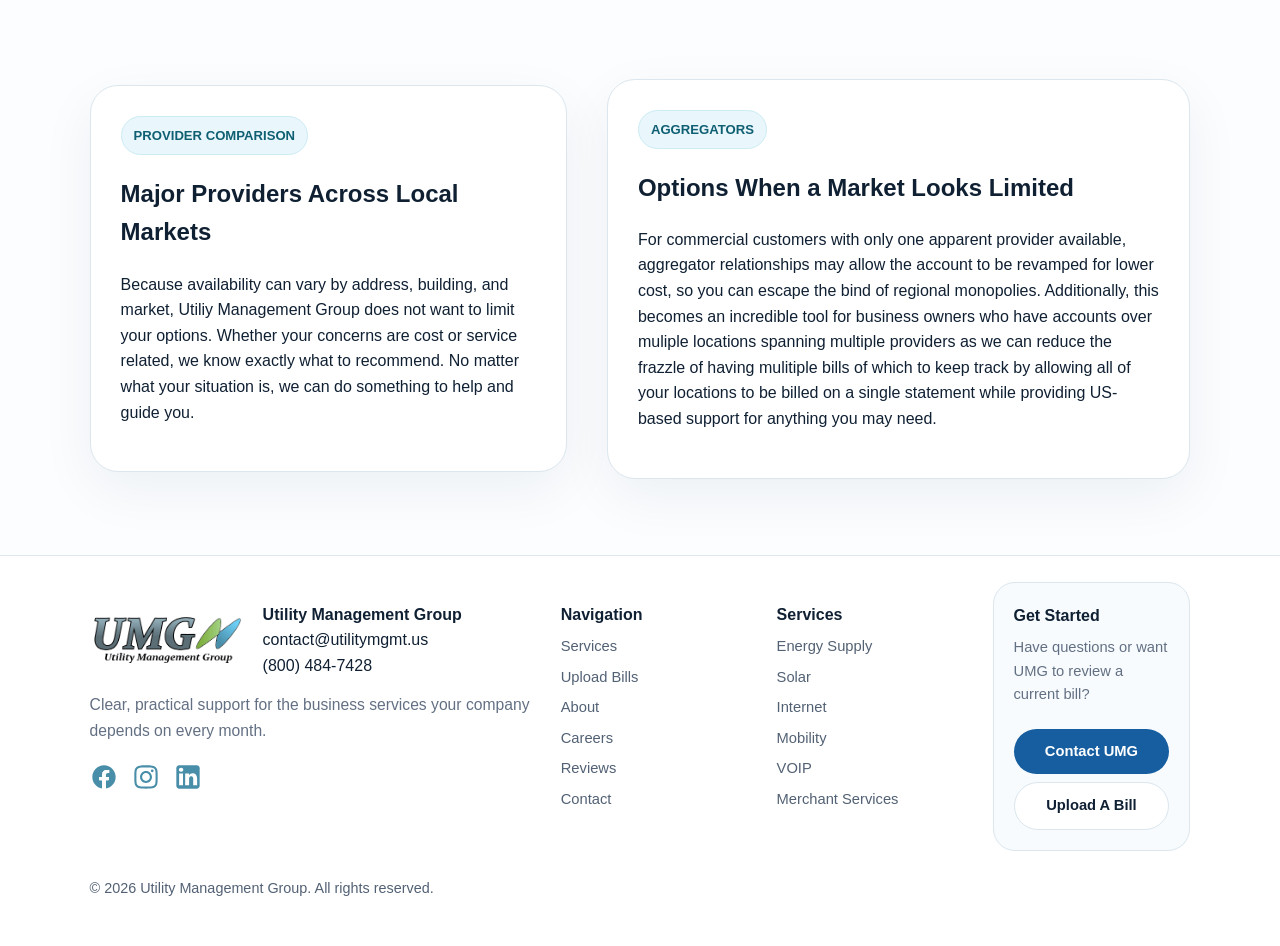
<file: internet.html>
<!DOCTYPE html>

<html lang="en"><head><meta charset="utf-8"/><meta content="width=device-width, initial-scale=1" name="viewport"/><title>Internet | Utility Management Group</title><link href="styles.css" rel="stylesheet"/></head><body><div aria-hidden="true" class="page-loader"><div class="loader-wheel"></div></div><script>document.addEventListener('DOMContentLoaded',function(){document.body.classList.add('page-ready');document.querySelectorAll('a[href]').forEach(function(a){var href=a.getAttribute('href');if(!href||href.startsWith('#')||href.startsWith('mailto:')||href.startsWith('tel:')||a.target==='_blank')return;a.addEventListener('click',function(e){if(e.metaKey||e.ctrlKey||e.shiftKey||e.altKey)return;document.body.classList.remove('page-ready');document.body.classList.add('page-leaving');});});});</script><header class="nav"><a class="brand" href="index.html"><img alt="Utility Management Group logo" src="assets/umg-logo.png"/></a><button aria-controls="mainNav" aria-expanded="false" aria-label="Open Menu" class="menu-toggle" type="button">☰</button><nav class="nav-links" id="mainNav"><div class="dropdown"><button class="dropbtn" type="button">Services ▾</button><div class="dropdown-menu"><a href="energy.html">Energy Supply</a><a href="solar.html">Solar</a><a href="internet.html">Internet</a><a href="mobility.html">Mobility</a><a href="voip.html">VOIP</a><a href="merchant-services.html">Merchant Services</a></div></div><a href="upload-bills.html">Upload Bills</a><a href="index.html#about">About</a><a href="careers.html">Careers</a><a href="reviews.html">Reviews</a><a href="contact.html">Contact</a></nav></header><main><section class="hero"><div class="hero-grid"><div><span class="pill">INTERNET</span><h1>Optimizing Broadband Speeds at the Lowest Cost</h1><p>Utility Management Group works with both nationwide and local telecom companies in each market, so we can compare available services and help identify the best-fit solution for a business or home.</p><div class="btn-row"><a class="btn" href="upload-bills.html">Upload Information</a><a class="btn secondary" href="contact.html">Contact UMG</a></div></div><div class="hero-card"><img alt="Network connection graphic" class="hero-graphic hero-graphic-internet-adjusted" src="assets/service-internet.png"/><h2 style="margin-top:0">Start With the Details You Already Have</h2><p style="color:var(--muted)">A current internet bill or a new-location description gives us the cleanest starting point.</p></div></div></section><section><div class="section-heading"><span class="pill">INTERNET PROVIDERS</span><h2>We Have the Options, the Rest is Cost and Preference</h2><p>We review local availability, service type, speed needs, contract terms, support expectations, installation timing, and preference to find the best solution for you.  We are proudly partnered with companies like:</p></br></div><div class="logo-cloud provider-logos"><div><img alt="Fios" src="assets/fios.png"/></div><div><img alt="AT&amp;T" src="assets/att-logo.png"/></div><div><img alt="Frontier" src="assets/frontier.png"/></div><div><img alt="Comcast Business" src="assets/comcast-business.png"/></div><div><img alt="Astound" src="assets/astound.webp"/></div><div><img alt="Fidium" src="assets/fidium.png"/></div><div><img alt="Charter Spectrum" src="assets/spectrum.svg"/></div><div><img alt="Cox Communications" src="assets/cox.png"/></div></div></section><section><div class="split"><div class="panel"><span class="pill">PROVIDER COMPARISON</span><h2>Major Providers Across Local Markets</h2><p>Because availability can vary by address, building, and market, Utiliy Management Group does not want to limit your options. Whether your concerns are cost or service related, we know exactly what to recommend. No matter what your situation is, we can do something to help and guide you.</p></div><div class="panel"><span class="pill">AGGREGATORS</span><h2>Options When a Market Looks Limited</h2><p>For commercial customers with only one apparent provider available, aggregator relationships may allow the account to be revamped for lower cost, so you can escape the bind of regional monopolies.  Additionally, this becomes an incredible tool for business owners who have accounts over muliple locations spanning multiple providers as we can reduce the frazzle of having mulitiple bills of which to keep track by allowing all of your locations to be billed on a single statement while providing US-based support for anything you may need.</p></div></div></section></main><footer class="site-footer footer-modern" id="contact">
  <div class="footer-modern-inner">
    <div class="footer-brand-panel">
      <div class="footer-top footer-top-modern">
        <img alt="Utility Management Group logo" class="footer-logo" src="assets/umg-logo.png"/>
        <div>
          <strong>Utility Management Group</strong><br/>
          <a href="mailto:contact@utilitymgmt.us">contact@utilitymgmt.us</a><br/><a href="tel:18004847428">(800) 484-7428</a>
        </div>
      </div>
      <p class="footer-tagline">Clear, practical support for the business services your company depends on every month.</p>
      <div class="footer-socials-modern"><a href="https://www.facebook.com/profile.php?id=100092838354557" target="_blank" rel="noopener"><img alt="Facebook" src="assets/facebook.svg"/></a><a href="https://www.instagram.com/utilitymanagement/" target="_blank" rel="noopener"><img alt="Instagram" src="assets/instagram.svg"/></a><a href="https://www.linkedin.com/company/utility-management-group-energy/" target="_blank" rel="noopener"><img alt="LinkedIn" src="assets/linkedin.svg"/></a></div>
    </div>
    <div class="footer-grid footer-grid-modern">
      <div>
        <h4>Navigation</h4>
        <a href="index.html#services">Services</a>
        <a href="upload-bills.html">Upload Bills</a>
        <a href="index.html#about">About</a>
        <a href="careers.html">Careers</a>
        <a href="reviews.html">Reviews</a>
        <a href="contact.html">Contact</a>
      </div>
      <div>
        <h4>Services</h4>
        <a href="energy.html">Energy Supply</a>
        <a href="solar.html">Solar</a>
        <a href="internet.html">Internet</a>
        <a href="mobility.html">Mobility</a>
        <a href="voip.html">VOIP</a>
        <a href="merchant-services.html">Merchant Services</a>
      </div>
      <div class="footer-contact-card">
        <h4>Get Started</h4>
        <p>Have questions or want UMG to review a current bill?</p>
        <a class="footer-cta" href="contact.html">Contact UMG</a>
        <a class="footer-cta secondary" href="upload-bills.html">Upload A Bill</a>
      </div>
    </div>
  </div>
  <p class="copyright footer-copyright-modern">© 2026 Utility Management Group. All rights reserved.</p>
</footer><script>document.addEventListener('DOMContentLoaded',function(){var b=document.querySelector('.menu-toggle');var n=document.querySelector('.nav-links');if(!b||!n)return;b.addEventListener('click',function(){var open=n.classList.toggle('is-open');b.setAttribute('aria-expanded',open?'true':'false');b.textContent=open?'×':'☰';});n.querySelectorAll('a').forEach(function(a){a.addEventListener('click',function(){n.classList.remove('is-open');b.setAttribute('aria-expanded','false');b.textContent='☰';});});});</script></body></html>
</file>
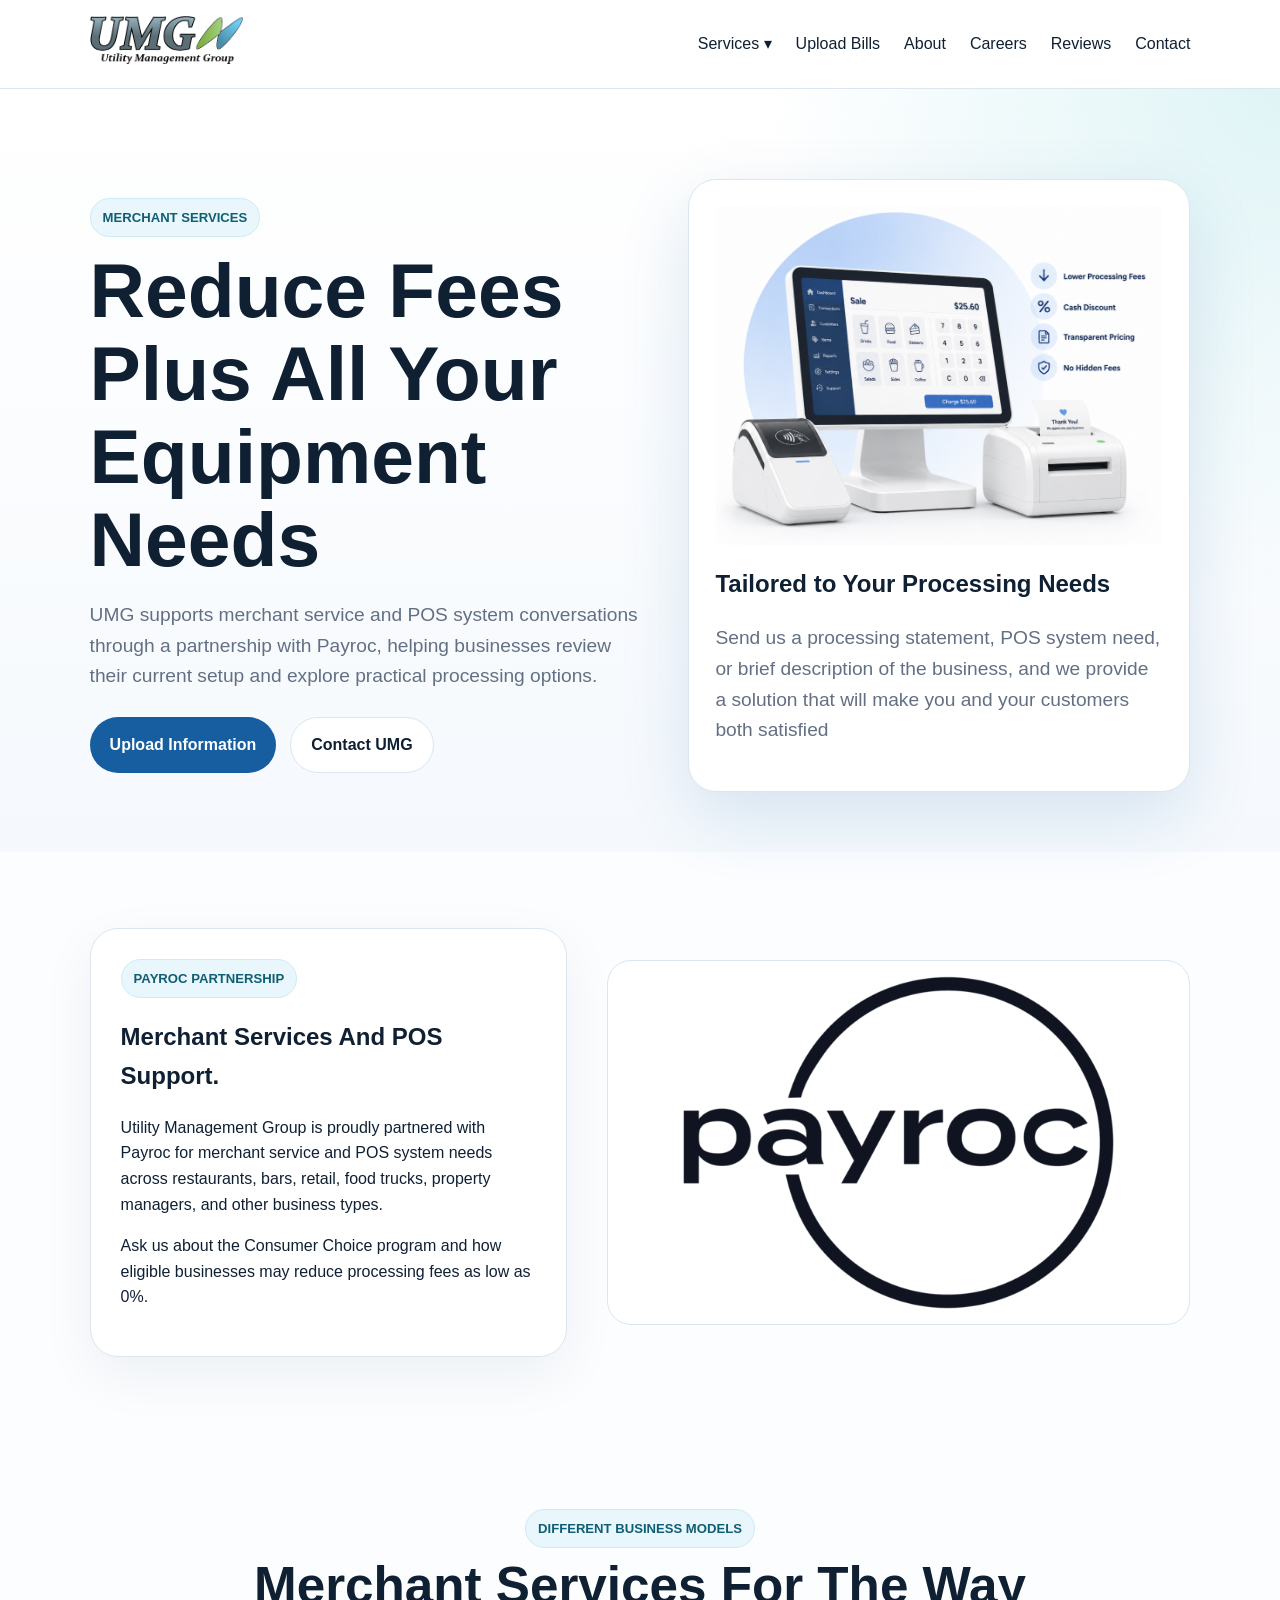
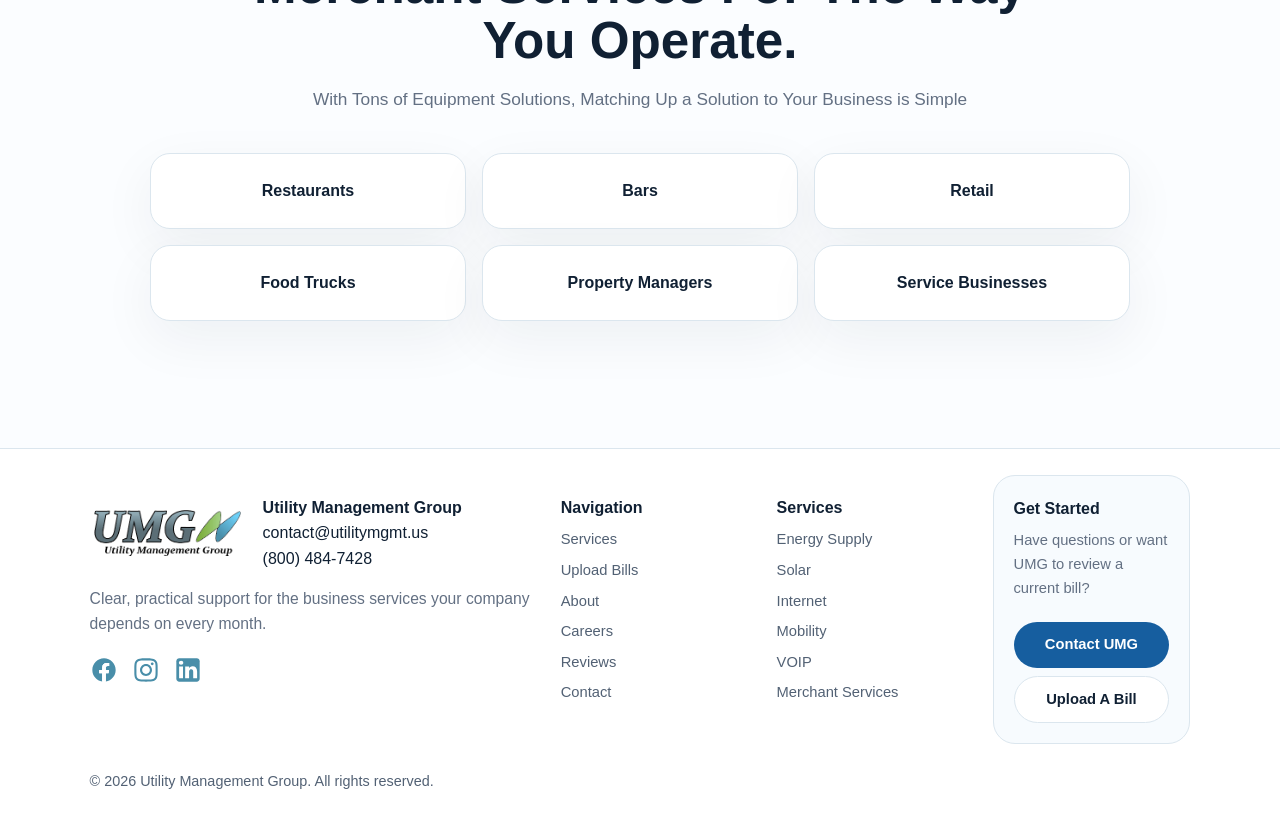
<file: merchant-services.html>
<!DOCTYPE html>

<html lang="en"><head><meta charset="utf-8"/><meta content="width=device-width, initial-scale=1" name="viewport"/><title>Merchant Services | Utility Management Group</title><link href="styles.css" rel="stylesheet"/></head><body><div aria-hidden="true" class="page-loader"><div class="loader-wheel"></div></div><script>document.addEventListener('DOMContentLoaded',function(){document.body.classList.add('page-ready');document.querySelectorAll('a[href]').forEach(function(a){var href=a.getAttribute('href');if(!href||href.startsWith('#')||href.startsWith('mailto:')||href.startsWith('tel:')||a.target==='_blank')return;a.addEventListener('click',function(e){if(e.metaKey||e.ctrlKey||e.shiftKey||e.altKey)return;document.body.classList.remove('page-ready');document.body.classList.add('page-leaving');});});});</script><header class="nav"><a class="brand" href="index.html"><img alt="Utility Management Group logo" src="assets/umg-logo.png"/></a><button aria-controls="mainNav" aria-expanded="false" aria-label="Open Menu" class="menu-toggle" type="button">☰</button><nav class="nav-links" id="mainNav"><div class="dropdown"><button class="dropbtn" type="button">Services ▾</button><div class="dropdown-menu"><a href="energy.html">Energy Supply</a><a href="solar.html">Solar</a><a href="internet.html">Internet</a><a href="mobility.html">Mobility</a><a href="voip.html">VOIP</a><a href="merchant-services.html">Merchant Services</a></div></div><a href="upload-bills.html">Upload Bills</a><a href="index.html#about">About</a><a href="careers.html">Careers</a><a href="reviews.html">Reviews</a><a href="contact.html">Contact</a></nav></header><main><section class="hero"><div class="hero-grid"><div><span class="pill">MERCHANT SERVICES</span><h1>Reduce Fees Plus All Your Equipment Needs</h1><p>UMG supports merchant service and POS system conversations through a partnership with Payroc, helping businesses review their current setup and explore practical processing options.</p><div class="btn-row"><a class="btn" href="upload-bills.html">Upload Information</a><a class="btn secondary" href="contact.html">Contact UMG</a></div></div><div class="hero-card"><img alt="Merchant services graphic" class="hero-graphic hero-graphic-merchant-adjusted" src="assets/service-merchant.png"/><h2 style="margin-top:0">Tailored to Your Processing Needs</h2><p style="color:var(--muted)">Send us a processing statement, POS system need, or brief description of the business, and we provide a solution that will make you and your customers both satisfied</p></div></div></section><section><div class="split"><div class="panel"><span class="pill">PAYROC PARTNERSHIP</span><h2>Merchant Services And POS Support.</h2><p>Utility Management Group is proudly partnered with Payroc for merchant service and POS system needs across restaurants, bars, retail, food trucks, property managers, and other business types.</p><p>Ask us about the Consumer Choice program and how eligible businesses may reduce processing fees as low as 0%.</p></div><div class="white-image"><img alt="Payroc logo" class="payroc-logo-smaller" src="assets/payroc.png"/></div></div></section><section class="business-models"><div class="section-heading"><span class="pill">DIFFERENT BUSINESS MODELS</span><h2>Merchant Services For The Way You Operate.</h2><p>With Tons of Equipment Solutions, Matching Up a Solution to Your Business is Simple</p></div><div class="tile-grid"><div class="mini-tile">Restaurants</div><div class="mini-tile">Bars</div><div class="mini-tile">Retail</div><div class="mini-tile">Food Trucks</div><div class="mini-tile">Property Managers</div><div class="mini-tile">Service Businesses</div></div></br></br></section></main><footer class="site-footer footer-modern" id="contact">
  <div class="footer-modern-inner">
    <div class="footer-brand-panel">
      <div class="footer-top footer-top-modern">
        <img alt="Utility Management Group logo" class="footer-logo" src="assets/umg-logo.png"/>
        <div>
          <strong>Utility Management Group</strong><br/>
          <a href="mailto:contact@utilitymgmt.us">contact@utilitymgmt.us</a><br/><a href="tel:18004847428">(800) 484-7428</a>
        </div>
      </div>
      <p class="footer-tagline">Clear, practical support for the business services your company depends on every month.</p>
      <div class="footer-socials-modern"><a href="https://www.facebook.com/profile.php?id=100092838354557" target="_blank" rel="noopener"><img alt="Facebook" src="assets/facebook.svg"/></a><a href="https://www.instagram.com/utilitymanagement/" target="_blank" rel="noopener"><img alt="Instagram" src="assets/instagram.svg"/></a><a href="https://www.linkedin.com/company/utility-management-group-energy/" target="_blank" rel="noopener"><img alt="LinkedIn" src="assets/linkedin.svg"/></a></div>
    </div>
    <div class="footer-grid footer-grid-modern">
      <div>
        <h4>Navigation</h4>
        <a href="index.html#services">Services</a>
        <a href="upload-bills.html">Upload Bills</a>
        <a href="index.html#about">About</a>
        <a href="careers.html">Careers</a>
        <a href="reviews.html">Reviews</a>
        <a href="contact.html">Contact</a>
      </div>
      <div>
        <h4>Services</h4>
        <a href="energy.html">Energy Supply</a>
        <a href="solar.html">Solar</a>
        <a href="internet.html">Internet</a>
        <a href="mobility.html">Mobility</a>
        <a href="voip.html">VOIP</a>
        <a href="merchant-services.html">Merchant Services</a>
      </div>
      <div class="footer-contact-card">
        <h4>Get Started</h4>
        <p>Have questions or want UMG to review a current bill?</p>
        <a class="footer-cta" href="contact.html">Contact UMG</a>
        <a class="footer-cta secondary" href="upload-bills.html">Upload A Bill</a>
      </div>
    </div>
  </div>
  <p class="copyright footer-copyright-modern">© 2026 Utility Management Group. All rights reserved.</p>
</footer><script>document.addEventListener('DOMContentLoaded',function(){var b=document.querySelector('.menu-toggle');var n=document.querySelector('.nav-links');if(!b||!n)return;b.addEventListener('click',function(){var open=n.classList.toggle('is-open');b.setAttribute('aria-expanded',open?'true':'false');b.textContent=open?'×':'☰';});n.querySelectorAll('a').forEach(function(a){a.addEventListener('click',function(){n.classList.remove('is-open');b.setAttribute('aria-expanded','false');b.textContent='☰';});});});</script></body></html>
</file>
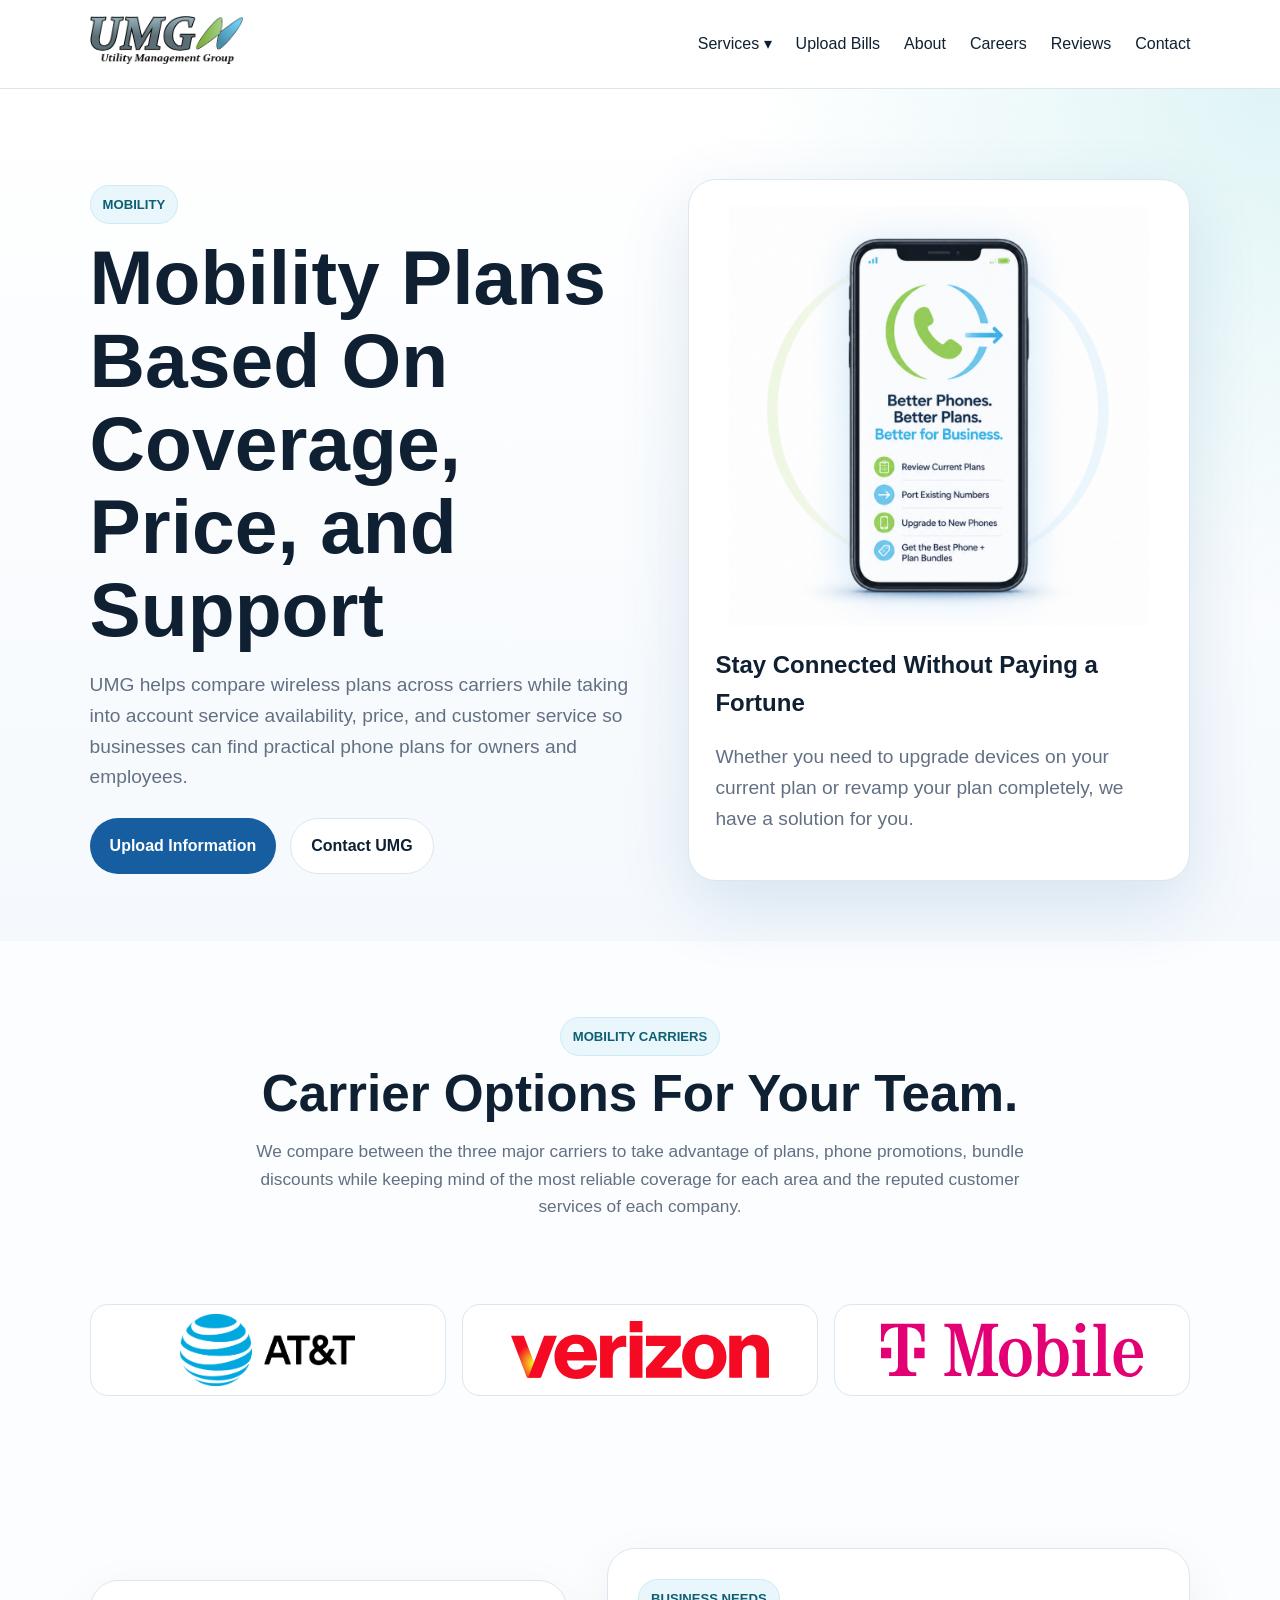
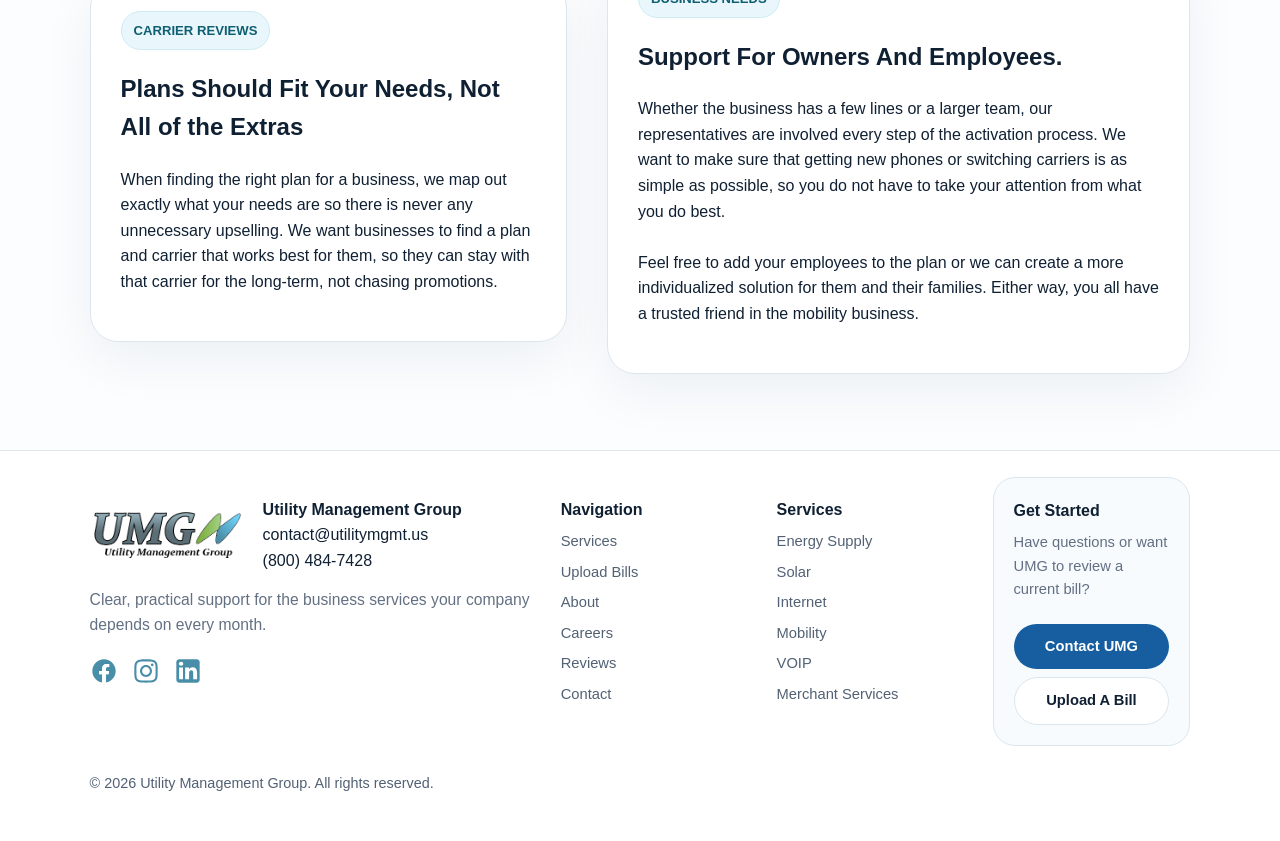
<file: mobility.html>
<!DOCTYPE html>

<html lang="en"><head><meta charset="utf-8"/><meta content="width=device-width, initial-scale=1" name="viewport"/><title>Mobility | Utility Management Group</title><link href="styles.css" rel="stylesheet"/></head><body><div aria-hidden="true" class="page-loader"><div class="loader-wheel"></div></div><script>document.addEventListener('DOMContentLoaded',function(){document.body.classList.add('page-ready');document.querySelectorAll('a[href]').forEach(function(a){var href=a.getAttribute('href');if(!href||href.startsWith('#')||href.startsWith('mailto:')||href.startsWith('tel:')||a.target==='_blank')return;a.addEventListener('click',function(e){if(e.metaKey||e.ctrlKey||e.shiftKey||e.altKey)return;document.body.classList.remove('page-ready');document.body.classList.add('page-leaving');});});});</script><header class="nav"><a class="brand" href="index.html"><img alt="Utility Management Group logo" src="assets/umg-logo.png"/></a><button aria-controls="mainNav" aria-expanded="false" aria-label="Open Menu" class="menu-toggle" type="button">☰</button><nav class="nav-links" id="mainNav"><div class="dropdown"><button class="dropbtn" type="button">Services ▾</button><div class="dropdown-menu"><a href="energy.html">Energy Supply</a><a href="solar.html">Solar</a><a href="internet.html">Internet</a><a href="mobility.html">Mobility</a><a href="voip.html">VOIP</a><a href="merchant-services.html">Merchant Services</a></div></div><a href="upload-bills.html">Upload Bills</a><a href="index.html#about">About</a><a href="careers.html">Careers</a><a href="reviews.html">Reviews</a><a href="contact.html">Contact</a></nav></header><main><section class="hero"><div class="hero-grid"><div><span class="pill">MOBILITY</span><h1>Mobility Plans Based On Coverage, Price, and Support</h1><p>UMG helps compare wireless plans across carriers while taking into account service availability, price, and customer service so businesses can find practical phone plans for owners and employees.</p><div class="btn-row"><a class="btn" href="upload-bills.html">Upload Information</a><a class="btn secondary" href="contact.html">Contact UMG</a></div></div><div class="hero-card"><img alt="Mobility graphic" class="hero-graphic hero-graphic-large" src="assets/service-mobility.png"/><h2 style="margin-top:0">Stay Connected Without Paying a Fortune</h2><p style="color:var(--muted)">Whether you need to upgrade devices on your current plan or revamp your plan completely, we have a solution for you.</p></div></div></section><section><div class="section-heading"><span class="pill">MOBILITY CARRIERS</span><h2>Carrier Options For Your Team.</h2><p>We compare between the three major carriers to take advantage of plans, phone promotions, bundle discounts while keeping mind of the most reliable coverage for each area and the reputed customer services of each company.</p></br></div><div class="logo-cloud provider-logos"><div><img alt="AT&amp;T" src="assets/att-logo.png"/></div><div><img alt="Verizon" src="assets/verizon.svg"/></div><div><img alt="T-Mobile" src="assets/tmobile.svg"/></div></div></section><section><div class="split"><div class="panel"><span class="pill">CARRIER REVIEWS</span><h2>Plans Should Fit Your Needs, Not All of the Extras</h2><p>When finding the right plan for a business, we map out exactly what your needs are so there is never any unnecessary upselling. We want businesses to find a plan and carrier that works best for them, so they can stay with that carrier for the long-term, not chasing promotions.</p></div><div class="panel"><span class="pill">BUSINESS NEEDS</span><h2>Support For Owners And Employees.</h2><p>Whether the business has a few lines or a larger team, our representatives are involved every step of the activation process.  We want to make sure that getting new phones or switching carriers is as simple as possible, so you do not have to take your attention from what you do best.</br></br>Feel free to add your employees to the plan or we can create a more individualized solution for them and their families. Either way, you all have a trusted friend in the mobility business.</p></div></div></section></main><footer class="site-footer footer-modern" id="contact">
  <div class="footer-modern-inner">
    <div class="footer-brand-panel">
      <div class="footer-top footer-top-modern">
        <img alt="Utility Management Group logo" class="footer-logo" src="assets/umg-logo.png"/>
        <div>
          <strong>Utility Management Group</strong><br/>
          <a href="mailto:contact@utilitymgmt.us">contact@utilitymgmt.us</a><br/><a href="tel:18004847428">(800) 484-7428</a>
        </div>
      </div>
      <p class="footer-tagline">Clear, practical support for the business services your company depends on every month.</p>
      <div class="footer-socials-modern"><a href="https://www.facebook.com/profile.php?id=100092838354557" target="_blank" rel="noopener"><img alt="Facebook" src="assets/facebook.svg"/></a><a href="https://www.instagram.com/utilitymanagement/" target="_blank" rel="noopener"><img alt="Instagram" src="assets/instagram.svg"/></a><a href="https://www.linkedin.com/company/utility-management-group-energy/" target="_blank" rel="noopener"><img alt="LinkedIn" src="assets/linkedin.svg"/></a></div>
    </div>
    <div class="footer-grid footer-grid-modern">
      <div>
        <h4>Navigation</h4>
        <a href="index.html#services">Services</a>
        <a href="upload-bills.html">Upload Bills</a>
        <a href="index.html#about">About</a>
        <a href="careers.html">Careers</a>
        <a href="reviews.html">Reviews</a>
        <a href="contact.html">Contact</a>
      </div>
      <div>
        <h4>Services</h4>
        <a href="energy.html">Energy Supply</a>
        <a href="solar.html">Solar</a>
        <a href="internet.html">Internet</a>
        <a href="mobility.html">Mobility</a>
        <a href="voip.html">VOIP</a>
        <a href="merchant-services.html">Merchant Services</a>
      </div>
      <div class="footer-contact-card">
        <h4>Get Started</h4>
        <p>Have questions or want UMG to review a current bill?</p>
        <a class="footer-cta" href="contact.html">Contact UMG</a>
        <a class="footer-cta secondary" href="upload-bills.html">Upload A Bill</a>
      </div>
    </div>
  </div>
  <p class="copyright footer-copyright-modern">© 2026 Utility Management Group. All rights reserved.</p>
</footer><script>document.addEventListener('DOMContentLoaded',function(){var b=document.querySelector('.menu-toggle');var n=document.querySelector('.nav-links');if(!b||!n)return;b.addEventListener('click',function(){var open=n.classList.toggle('is-open');b.setAttribute('aria-expanded',open?'true':'false');b.textContent=open?'×':'☰';});n.querySelectorAll('a').forEach(function(a){a.addEventListener('click',function(){n.classList.remove('is-open');b.setAttribute('aria-expanded','false');b.textContent='☰';});});});</script></body></html>
</file>
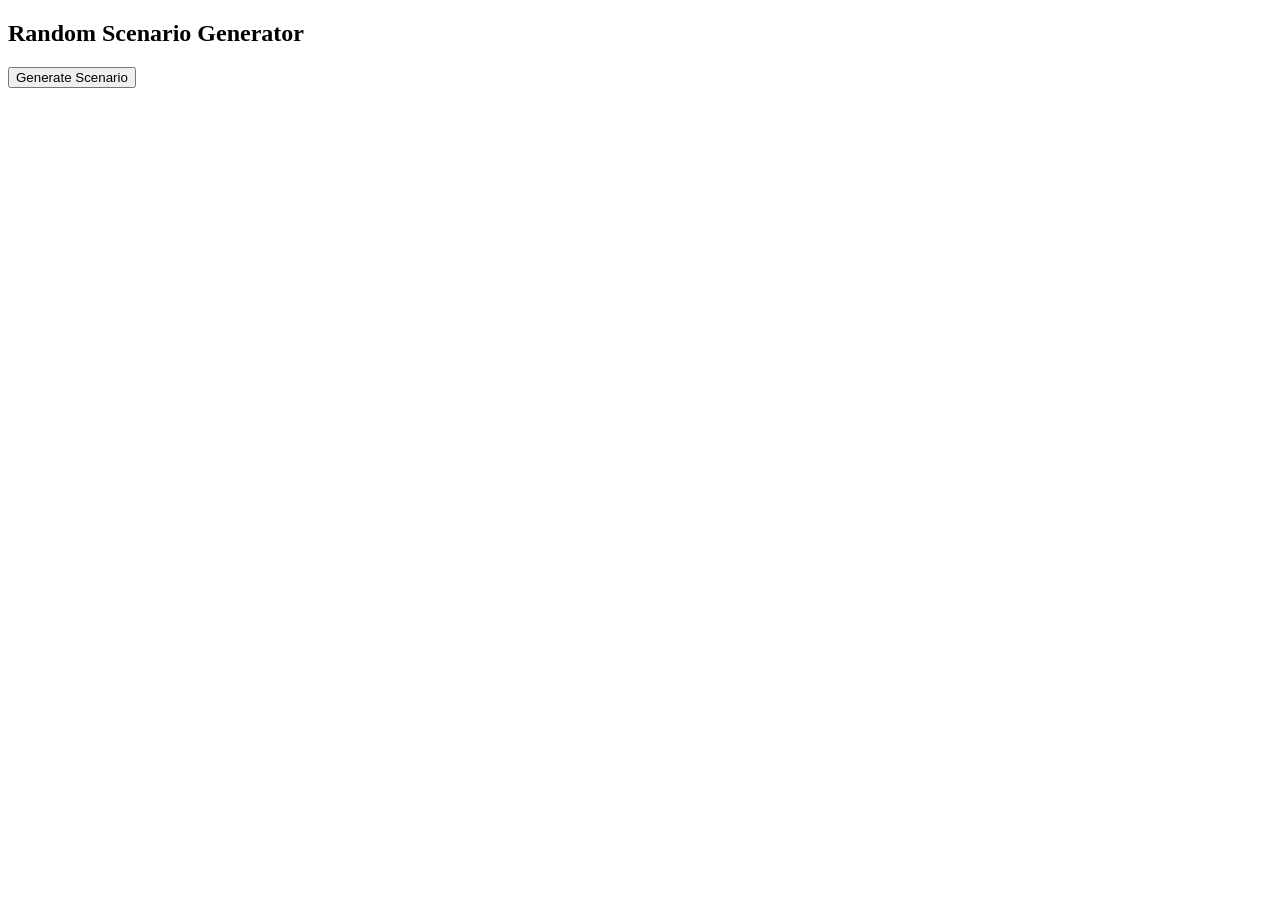
<file: phonegen.html>
<!DOCTYPE html>
<html>
<head>
    <title>Phone Scenario Generator</title>
</head>
<body>

<h2>Random Scenario Generator</h2>
<button onclick="generateScenario()">Generate Scenario</button>

<pre id="output"></pre>

<script>
// Internet options
const internetOptions = [
    "No Internet",
    "Needs Internet – Congested Area",
    "Needs Internet – Non-Congested Area"
];

// iPhone groups
const iphoneOld = ["iPhone 7", "iPhone 8", "iPhone X", "iPhone 11", "iPhone 12"];
const iphoneBase = ["iPhone 11", "iPhone 12", "iPhone 13", "iPhone 14", "iPhone 15", "iPhone 16", "iPhone 17"];
const iphonePro = ["iPhone 11 Pro", "iPhone 12 Pro", "iPhone 13 Pro", "iPhone 14 Pro", "iPhone 15 Pro", "iPhone 16 Pro", "iPhone 17 Pro"];
const iphoneProMax = ["iPhone 11 Pro Max", "iPhone 12 Pro Max", "iPhone 13 Pro Max", "iPhone 14 Pro Max", "iPhone 15 Pro Max", "iPhone 16 Pro Max", "iPhone 17 Pro Max"];

// Samsung groups
const samsungOld = [
    "Samsung Galaxy S9","Samsung Galaxy S10","Samsung Galaxy S20","Samsung Galaxy S21",
    "Samsung Galaxy S9+","Samsung Galaxy S10+","Samsung Galaxy S20+","Samsung Galaxy S21+"
];

const samsungNormal = ["Samsung Galaxy S22","Samsung Galaxy S23","Samsung Galaxy S24","Samsung Galaxy S25","Samsung Galaxy S26"];
const samsungPlus = ["Samsung Galaxy S22+","Samsung Galaxy S23+","Samsung Galaxy S24+","Samsung Galaxy S25+","Samsung Galaxy S26+"];

const samsungUltraNote = [
    "Samsung Galaxy Note 9","Samsung Galaxy Note 10","Samsung Galaxy Note 10+","Samsung Galaxy Note 20",
    "Samsung Galaxy Note 20 Ultra","Samsung Galaxy S21 Ultra","Samsung Galaxy S22 Ultra",
    "Samsung Galaxy S23 Ultra","Samsung Galaxy S24 Ultra","Samsung Galaxy S25 Ultra","Samsung Galaxy S26 Ultra",
    "Samsung Galaxy Z Fold 3","Samsung Galaxy Z Fold 4","Samsung Galaxy Z Fold 5","Samsung Galaxy Z Fold 6","Samsung Galaxy Z Fold 7"
];

// Google
const pixel5 = ["Google Pixel 5"];
const pixel67 = ["Google Pixel 6","Google Pixel 7","Google Pixel 6 Pro","Google Pixel 7 Pro"];

// Helper: weighted random choice
function weightedChoice(options, weights) {
    let total = weights.reduce((a, b) => a + b, 0);
    let rand = Math.random() * total;
    let sum = 0;

    for (let i = 0; i < options.length; i++) {
        sum += weights[i];
        if (rand < sum) return options[i];
    }
}

// Helper: random item
function randomItem(arr) {
    return arr[Math.floor(Math.random() * arr.length)];
}

// NEW: weighted line count (30% / 60% / 10%)
function chooseLineCount() {
    let rand = Math.random();

    if (rand < 0.30) {
        return 1;
    } else if (rand < 0.90) { // 30% + 60%
        return Math.floor(Math.random() * 4) + 2; // 2–5
    } else {
        return Math.floor(Math.random() * 2) + 6; // 6–7
    }
}

function choosePhone() {
    let brand = weightedChoice(["iPhone","Samsung","Google"], [67,32,3]);

    if (brand === "iPhone") {
        if (Math.random() < 0.25) {
            return randomItem(iphoneOld);
        } else {
            let type = weightedChoice(["base","pro","pro_max"], [50,20,30]);
            if (type === "base") return randomItem(iphoneBase);
            if (type === "pro") return randomItem(iphonePro);
            return randomItem(iphoneProMax);
        }
    }

    if (brand === "Samsung") {
        if (Math.random() < 0.25) {
            return randomItem(samsungOld);
        } else {
            let type = weightedChoice(["ultra_note","normal","plus"], [55,30,15]);
            if (type === "ultra_note") return randomItem(samsungUltraNote);
            if (type === "normal") return randomItem(samsungNormal);
            return randomItem(samsungPlus);
        }
    }

    if (brand === "Google") {
        if (Math.random() < 0.25) {
            return randomItem(pixel5);
        } else {
            return randomItem(pixel67);
        }
    }
}

function generateScenario() {
    let internet = randomItem(internetOptions);
    let numPhones = chooseLineCount();

    let phones = [];
    for (let i = 0; i < numPhones; i++) {
        phones.push(choosePhone());
    }

    document.getElementById("output").textContent =
        "Internet: " + internet + "\n\nLines: " + numPhones +
        "\n\nPhones:\n- " + phones.join("\n- ");
}
</script>

</body>
</html>
</file>
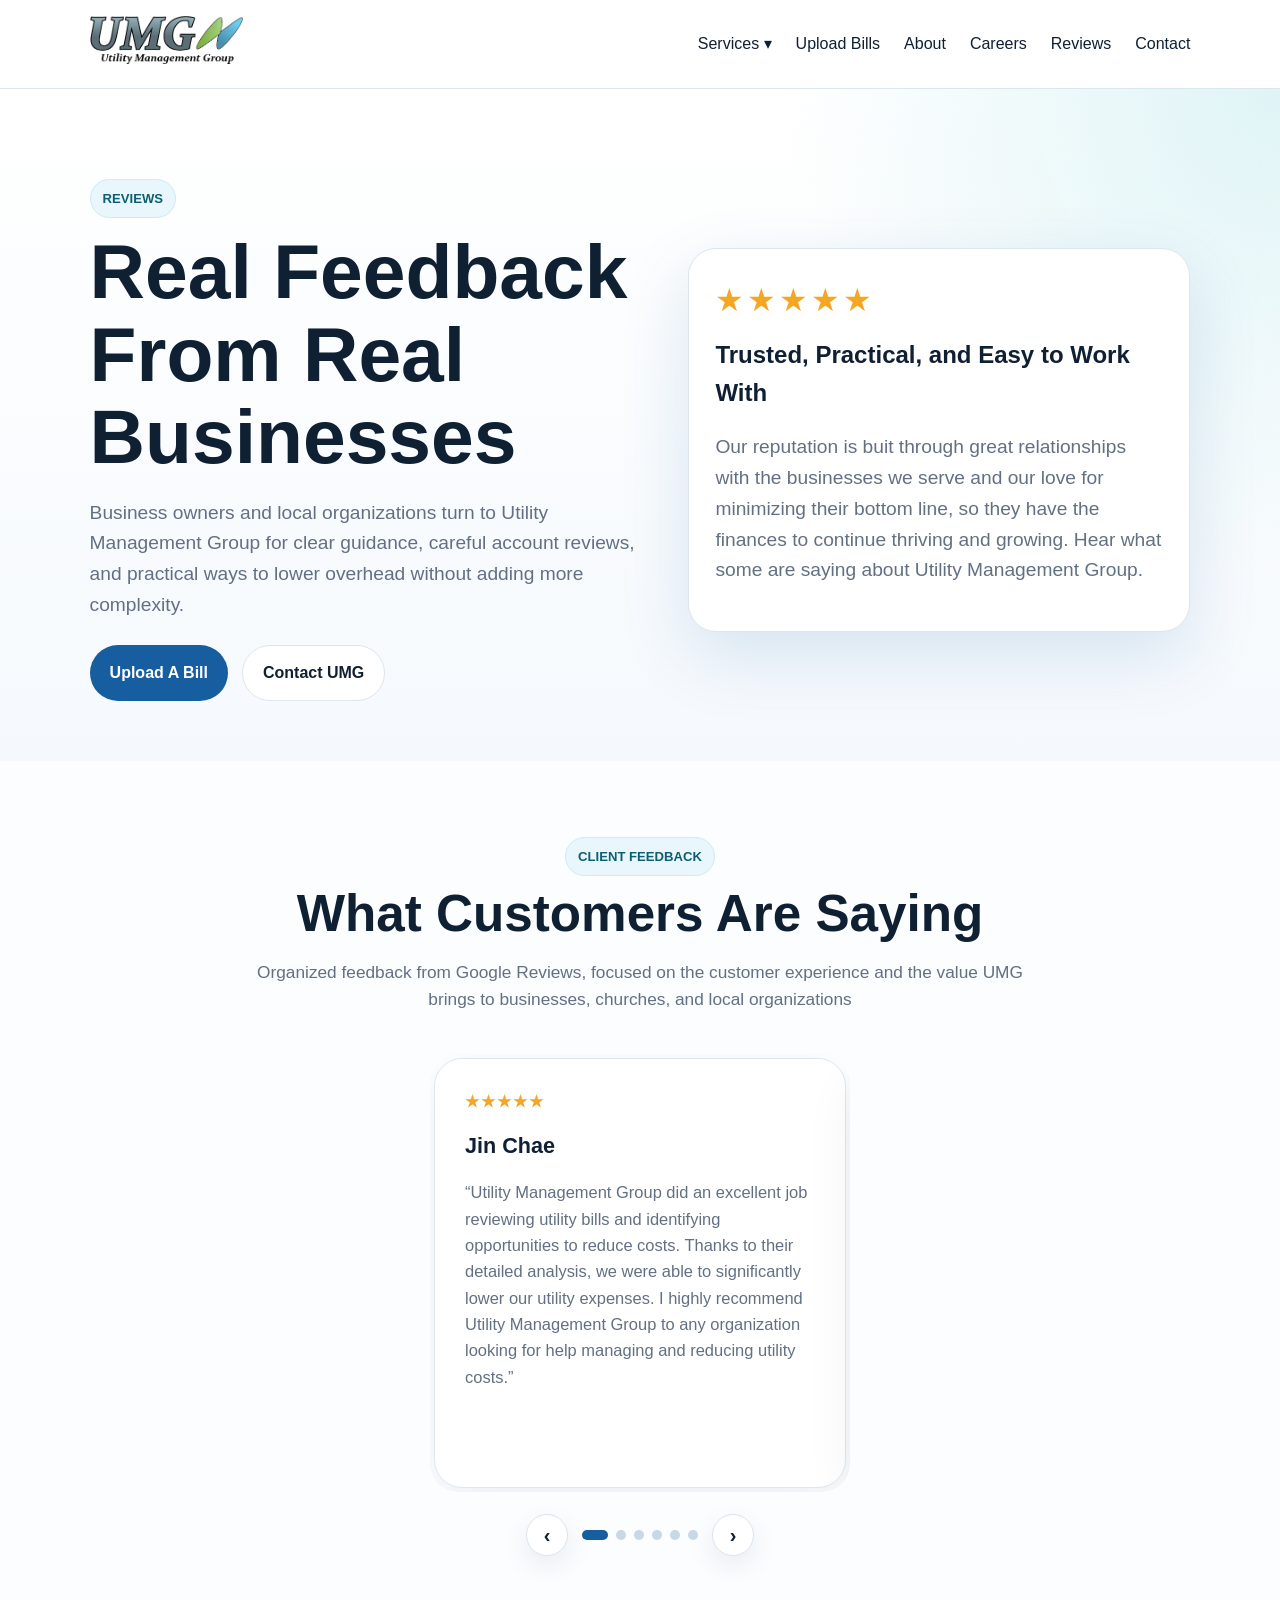
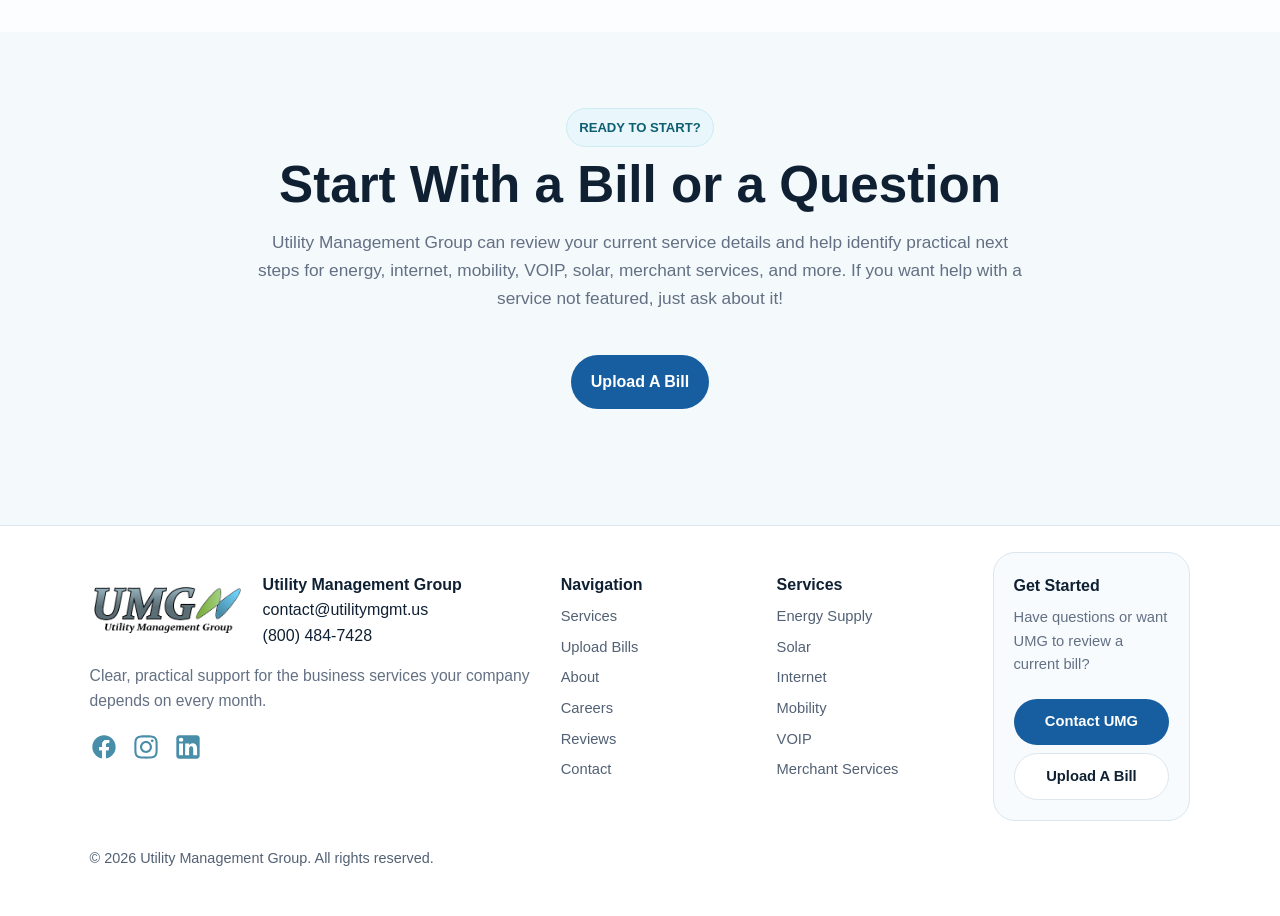
<file: reviews.html>
<!DOCTYPE html>

<html lang="en"><head><meta charset="utf-8"/><meta content="width=device-width, initial-scale=1" name="viewport"/><title>Reviews | Utility Management Group</title><link href="styles.css" rel="stylesheet"/><style>
/* Reviews carousel format */
.reviews-carousel-shell{max-width:420px;margin:0 auto;position:relative;}
.reviews-carousel{overflow:hidden;border-radius:28px;}
.reviews-track{display:flex;transition:transform .45s ease;will-change:transform;}
.review-slide{min-width:100%;padding:4px;}
.review-carousel-card{background:#fff;border:1px solid var(--line);border-radius:28px;padding:30px;min-height:340px;box-shadow:0 18px 55px rgba(16,32,51,.06);display:flex;flex-direction:column;justify-content:flex-start;}
.review-stars{color:#f5a623;font-weight:900;letter-spacing:2px;margin-bottom:14px;}
.review-carousel-card h3{margin:0 0 16px;font-size:1.35rem;}
.review-carousel-card p{color:var(--muted);font-size:1.03rem;margin:0 0 14px;}
.review-carousel-controls{display:flex;align-items:center;justify-content:center;gap:14px;margin-top:22px;}
.review-carousel-btn{width:42px;height:42px;border-radius:999px;border:1px solid var(--line);background:#fff;color:var(--ink);font-size:1.25rem;line-height:1;display:inline-flex;align-items:center;justify-content:center;cursor:pointer;box-shadow:0 10px 28px rgba(16,32,51,.08);}
.review-carousel-btn:hover{background:var(--soft);}
.review-carousel-dots{display:flex;gap:8px;align-items:center;justify-content:center;}
.review-carousel-dot{width:10px;height:10px;border-radius:999px;border:0;background:#c8d8e4;padding:0;cursor:pointer;}
.review-carousel-dot.active{background:var(--blue);width:26px;}
@media(max-width:620px){.review-carousel-card{padding:24px;min-height:430px}.review-carousel-controls{gap:10px}.review-carousel-btn{width:40px;height:40px}}
</style></head><body><div aria-hidden="true" class="page-loader"><div class="loader-wheel"></div></div><script>document.addEventListener('DOMContentLoaded',function(){document.body.classList.add('page-ready');document.querySelectorAll('a[href]').forEach(function(a){var href=a.getAttribute('href');if(!href||href.startsWith('#')||href.startsWith('mailto:')||href.startsWith('tel:')||a.target==='_blank')return;a.addEventListener('click',function(e){if(e.metaKey||e.ctrlKey||e.shiftKey||e.altKey)return;document.body.classList.remove('page-ready');document.body.classList.add('page-leaving');});});});</script><header class="nav"><a class="brand" href="index.html"><img alt="Utility Management Group logo" src="assets/umg-logo.png"/></a><button aria-controls="mainNav" aria-expanded="false" aria-label="Open Menu" class="menu-toggle" type="button">☰</button><nav class="nav-links" id="mainNav"><div class="dropdown"><button class="dropbtn" type="button">Services ▾</button><div class="dropdown-menu"><a href="energy.html">Energy Supply</a><a href="solar.html">Solar</a><a href="internet.html">Internet</a><a href="mobility.html">Mobility</a><a href="voip.html">VOIP</a><a href="merchant-services.html">Merchant Services</a></div></div><a href="upload-bills.html">Upload Bills</a><a href="index.html#about">About</a><a href="careers.html">Careers</a><a href="reviews.html">Reviews</a><a href="contact.html">Contact</a></nav></header><main><section class="hero"><div class="hero-grid"><div><span class="pill">REVIEWS</span><h1>Real Feedback From Real Businesses</h1><p>Business owners and local organizations turn to Utility Management Group for clear guidance, careful account reviews, and practical ways to lower overhead without adding more complexity.</p><div class="btn-row"><a class="btn" href="upload-bills.html">Upload A Bill</a><a class="btn secondary" href="contact.html">Contact UMG</a></div></div><div class="hero-card"><div style="font-size:2rem;letter-spacing:3px;color:#f5a623;margin-bottom:10px">★★★★★</div><h2 style="margin-top:0">Trusted, Practical, and Easy to Work With</h2><p style="color:var(--muted)">Our reputation is buit through great relationships with the businesses we serve and our love for minimizing their bottom line, so they have the finances to continue thriving and growing.  Hear what some are saying about Utility Management Group.</p></div></div></section><section><div class="section-heading"><span class="pill">CLIENT FEEDBACK</span><h2>What Customers Are Saying</h2><p>Organized feedback from Google Reviews, focused on the customer experience and the value UMG brings to businesses, churches, and local organizations</p></div><div class="reviews-carousel-shell" aria-label="Google Reviews carousel">
<div class="reviews-carousel">
<div class="reviews-track">
<article class="review-slide"><div class="review-carousel-card"><div><div class="review-stars">★★★★★</div><h3>Jin Chae</h3><p>“Utility Management Group did an excellent job reviewing utility bills and identifying opportunities to reduce costs. Thanks to their detailed analysis, we were able to significantly lower our utility expenses. I highly recommend Utility Management Group to any organization looking for help managing and reducing utility costs.”</br></br></br> </p></div></div></article>
<article class="review-slide"><div class="review-carousel-card"><div><div class="review-stars">★★★★★</div><h3>Imaging Boston</h3><p>“We had a fantastic experience with UMG. They took the time to carefully analyze our utility accounts and identify areas where we were overpaying. Their team was professional, persistent, and successful in lowering our costs substantially. It’s clear they truly care about helping the community and non-profit organizations. If you want to lower your overhead, UMG is the way to go!”</br></br> </p></div></div></article>
<article class="review-slide"><div class="review-carousel-card"><div><div class="review-stars">★★★★★</div><h3>Naciel Tejada</h3><p>“Called for help on my bill and got help right away!! It was a quick and easy experience would recommend to anyone.” </br></br></br></br></br></br></br></br> </p></div></div></article>
<article class="review-slide"><div class="review-carousel-card"><div><div class="review-stars">★★★★★</div><h3>Negocio Cozinha</h3><p>“Daniel and Schuyler were awesome!” </br></br></br></br></br></br></br></br></br></br> </p></div></div></article>
<article class="review-slide"><div class="review-carousel-card"><div><div class="review-stars">★★★★★</div><h3>Shahil Patel</h3><p>“UMG is a great local company that helps to aim and provide low cost energy services for small and local businesses. I appreciate the work of UMG because they helped my family's small business save lots of money in energy savings by locking us into a low rate. Therefore our rates did not spike and fluctuate during peak seasons draining us in costs.” </br></br></br> </p></div></div></article>
<article class="review-slide"><div class="review-carousel-card"><div><div class="review-stars">★★★★★</div><h3>Moonsu Han</h3><p>“I was a little doubtful before consulting about our church’s electricity and telephone services. However, the outcome has been amazing, and I was very impressed by the company’s help. Our church has started saving a lot of money.</p><p>A special thank you should go to Ms. Park, who has helped us with her kind and warm heart. God bless the Utility Management Group and all the staff and workers. Thank you!” </br> </p></div></div></article>
</div>
</div>
<div class="review-carousel-controls" aria-label="Review carousel controls"><button class="review-carousel-btn" type="button" data-review-prev aria-label="Previous review">‹</button><div class="review-carousel-dots" aria-label="Select review"></div><button class="review-carousel-btn" type="button" data-review-next aria-label="Next review">›</button></div>
</div></section><section class="proof"><div class="section-heading"><span class="pill">READY TO START?</span><h2>Start With a Bill or a Question</h2><p>Utility Management Group can review your current service details and help identify practical next steps for energy, internet, mobility, VOIP, solar, merchant services, and more. If you want help with a service not featured, just ask about it!</p></br><a class="btn" href="upload-bills.html">Upload A Bill</a></br></div></section></main><footer class="site-footer footer-modern" id="contact">
  <div class="footer-modern-inner">
    <div class="footer-brand-panel">
      <div class="footer-top footer-top-modern">
        <img alt="Utility Management Group logo" class="footer-logo" src="assets/umg-logo.png"/>
        <div>
          <strong>Utility Management Group</strong><br/>
          <a href="mailto:contact@utilitymgmt.us">contact@utilitymgmt.us</a><br/><a href="tel:18004847428">(800) 484-7428</a>
        </div>
      </div>
      <p class="footer-tagline">Clear, practical support for the business services your company depends on every month.</p>
      <div class="footer-socials-modern"><a href="https://www.facebook.com/profile.php?id=100092838354557" target="_blank" rel="noopener"><img alt="Facebook" src="assets/facebook.svg"/></a><a href="https://www.instagram.com/utilitymanagement/" target="_blank" rel="noopener"><img alt="Instagram" src="assets/instagram.svg"/></a><a href="https://www.linkedin.com/company/utility-management-group-energy/" target="_blank" rel="noopener"><img alt="LinkedIn" src="assets/linkedin.svg"/></a></div>
    </div>
    <div class="footer-grid footer-grid-modern">
      <div>
        <h4>Navigation</h4>
        <a href="index.html#services">Services</a>
        <a href="upload-bills.html">Upload Bills</a>
        <a href="index.html#about">About</a>
        <a href="careers.html">Careers</a>
        <a href="reviews.html">Reviews</a>
        <a href="contact.html">Contact</a>
      </div>
      <div>
        <h4>Services</h4>
        <a href="energy.html">Energy Supply</a>
        <a href="solar.html">Solar</a>
        <a href="internet.html">Internet</a>
        <a href="mobility.html">Mobility</a>
        <a href="voip.html">VOIP</a>
        <a href="merchant-services.html">Merchant Services</a>
      </div>
      <div class="footer-contact-card">
        <h4>Get Started</h4>
        <p>Have questions or want UMG to review a current bill?</p>
        <a class="footer-cta" href="contact.html">Contact UMG</a>
        <a class="footer-cta secondary" href="upload-bills.html">Upload A Bill</a>
      </div>
    </div>
  </div>
  <p class="copyright footer-copyright-modern">© 2026 Utility Management Group. All rights reserved.</p>
</footer><script>document.addEventListener('DOMContentLoaded',function(){var b=document.querySelector('.menu-toggle');var n=document.querySelector('.nav-links');if(!b||!n)return;b.addEventListener('click',function(){var open=n.classList.toggle('is-open');b.setAttribute('aria-expanded',open?'true':'false');b.textContent=open?'×':'☰';});n.querySelectorAll('a').forEach(function(a){a.addEventListener('click',function(){n.classList.remove('is-open');b.setAttribute('aria-expanded','false');b.textContent='☰';});});});</script><script>
document.addEventListener('DOMContentLoaded',function(){
  var shell=document.querySelector('.reviews-carousel-shell');
  if(!shell)return;
  var track=shell.querySelector('.reviews-track');
  var slides=Array.from(shell.querySelectorAll('.review-slide'));
  var dotsWrap=shell.querySelector('.review-carousel-dots');
  var prev=shell.querySelector('[data-review-prev]');
  var next=shell.querySelector('[data-review-next]');
  var index=0;
  var timer;
  slides.forEach(function(_,i){
    var dot=document.createElement('button');
    dot.className='review-carousel-dot';
    dot.type='button';
    dot.setAttribute('aria-label','Show review '+(i+1));
    dot.addEventListener('click',function(){goTo(i,true);});
    dotsWrap.appendChild(dot);
  });
  var dots=Array.from(dotsWrap.children);
  function render(){
    track.style.transform='translateX(-'+(index*100)+'%)';
    dots.forEach(function(dot,i){dot.classList.toggle('active',i===index);});
  }
  function goTo(i,reset){
    index=(i+slides.length)%slides.length;
    render();
    if(reset) restart();
  }
  function restart(){
    clearInterval(timer);
    timer=setInterval(function(){goTo(index+1,false);},6500);
  }
  prev.addEventListener('click',function(){goTo(index-1,true);});
  next.addEventListener('click',function(){goTo(index+1,true);});
  shell.addEventListener('mouseenter',function(){clearInterval(timer);});
  shell.addEventListener('mouseleave',restart);
  render();
  restart();
});
</script></body></html>
</file>
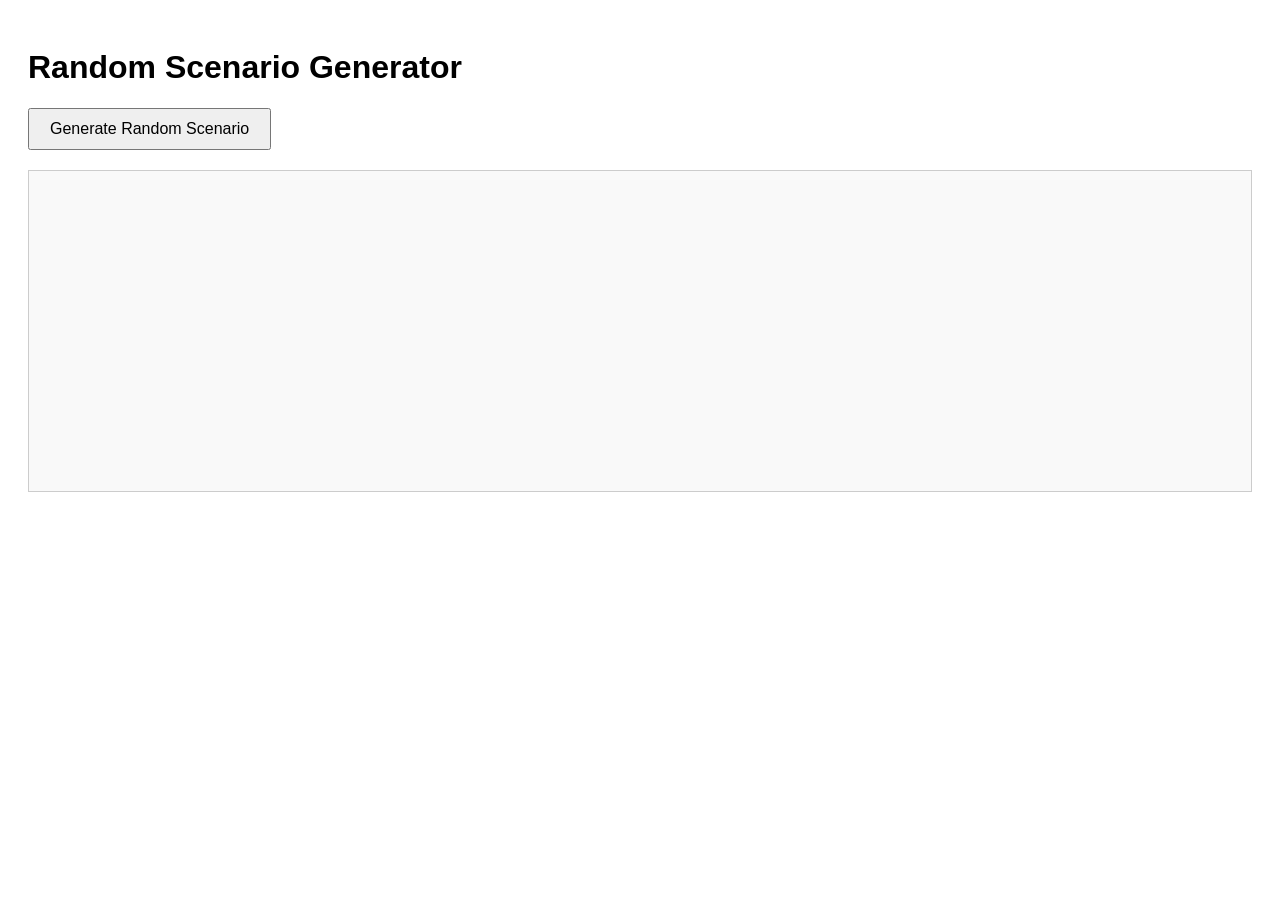
<file: situationgen.html>
<!DOCTYPE html>
<html lang="en">
<head>
    <meta charset="UTF-8">
    <meta name="viewport" content="width=device-width, initial-scale=1.0">
    <title>Random Scenario Generator</title>
    <style>
        body {
            font-family: Arial, sans-serif;
            padding: 20px;
        }
        #output {
            margin-top: 20px;
            padding: 10px;
            border: 1px solid #ccc;
            white-space: pre-wrap; /* Preserve whitespace formatting */
            font-size: 16px;
            background-color: #f9f9f9;
            height: 300px;
            overflow-y: auto;
        }
        button {
            padding: 10px 20px;
            font-size: 16px;
            cursor: pointer;
        }
    </style>
</head>
<body>

<h1>Random Scenario Generator</h1>
<button onclick="generateRandomScenario()">Generate Random Scenario</button>

<div id="output"></div>

<script>
    // Define the available options for each category
    const categories = {
        "Commercial supply": ["in contract – expiring soon", "in contract – not expiring soon", "out of contract"],
        "Residential supply": ["better rate", "higher rate"],
        "CS": ["fully covered", "partially covered", "not covered"],
        "Residential CS": ["fully covered", "not covered"],
        "Solar": ["installed", "not installed"],
        "Merchant Services": ["Toast", "Square", "Fees at 2%", "Fees at 3%", "Fees at 4%", "Cash Discount"],
        "Terminal Needs": ["one handheld", "one terminal", "multiple terminals", "table service setup"],
        "Internet": [
            "Comcast for $400/mo", "Comcast for $200/mo", "Verizon Fios for $500/mo", "Verizon Fios for $200/mo", 
            "Spectrum for $400/mo", "Spectrum for $200/mo", "T-Mobile Wireless for $100/mo", 
            "Verizon Wireless for $120/mo", "AT&T Wireless for $120/mo"
        ],
        "Internet Situations": ["needs fiber and competitor is available", "needs fiber but competitors are not available", "does not need fiber"],
        "Residential Internet": [
            "Comcast for $150/mo", "Comcast for $50/mo", "Verizon Fios for $150/mo", "Verizon Fios for $40/mo", 
            "Spectrum for $130/mo", "Spectrum for $50/mo", "T-Mobile Wireless for $50/mo", "Verizon Wireless for $50/mo", 
            "AT&T Wireless for $40/mo", "Fidium for $40/mo", "Fidium for $100/mo", "Cox for $60/mo", 
            "Cox for $140/mo", "Astound for $50/mo", "Astound for $110/mo"
        ],
        "Residential Internet Situations": ["couple who does not use it much", "a family of 5", "one person that is a gamer"],
        "Residential Mobility": [
            "1 line for $40/mo", "1 line for $100/mo", "2 lines for $100/mo", "2 lines for $200/mo", 
            "3 lines for $120/mo", "3 lines for $220/mo", "4 lines for $160/mo", "4 lines for $300/mo"
        ],
        "VOIP": ["one line to go with their internet", "three lines for the office"]
    };

    // Function to generate a random scenario
    function generateRandomScenario() {
        let scenario = '';
        
        for (const category in categories) {
            const options = categories[category];
            const randomChoice = options[Math.floor(Math.random() * options.length)];
            scenario += `${category}: ${randomChoice}\n`;
        }
        
        // Display the generated scenario in the output div
        document.getElementById('output').textContent = scenario;
    }
</script>

</body>
</html>
</file>
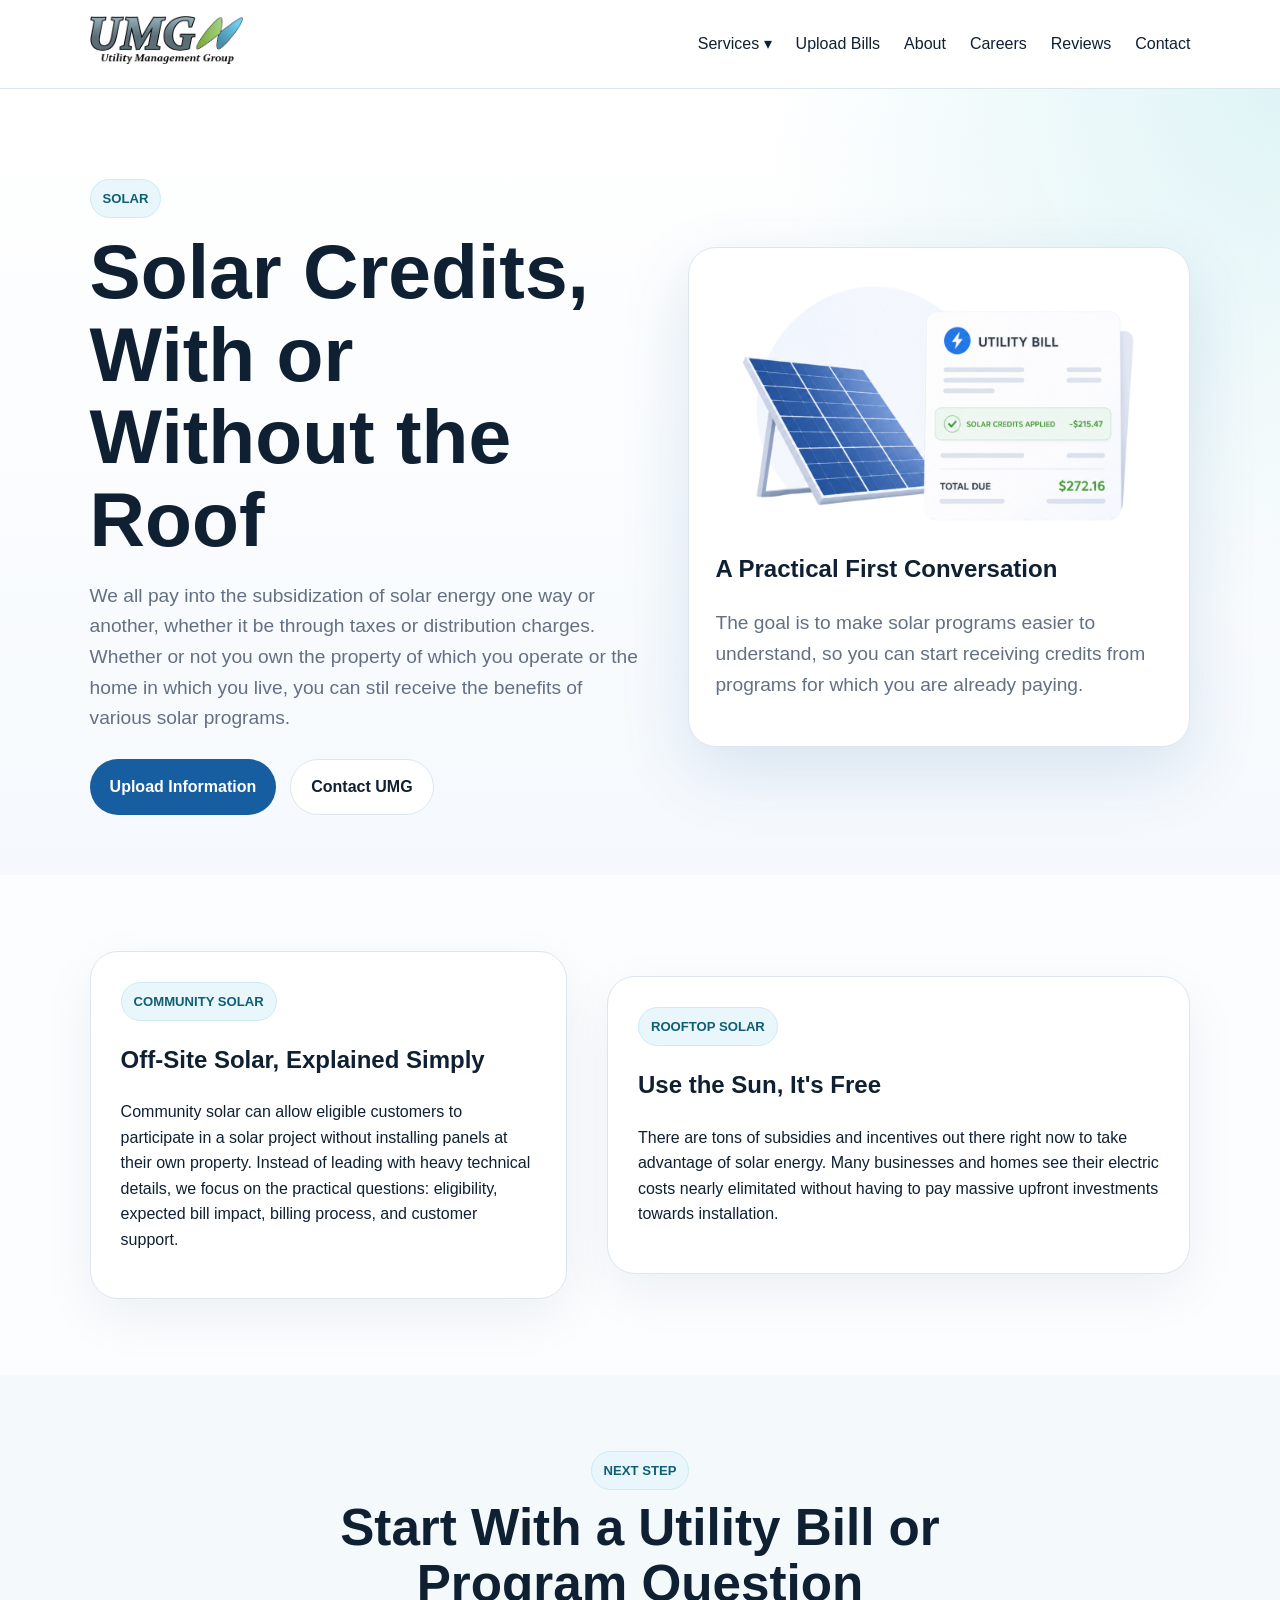
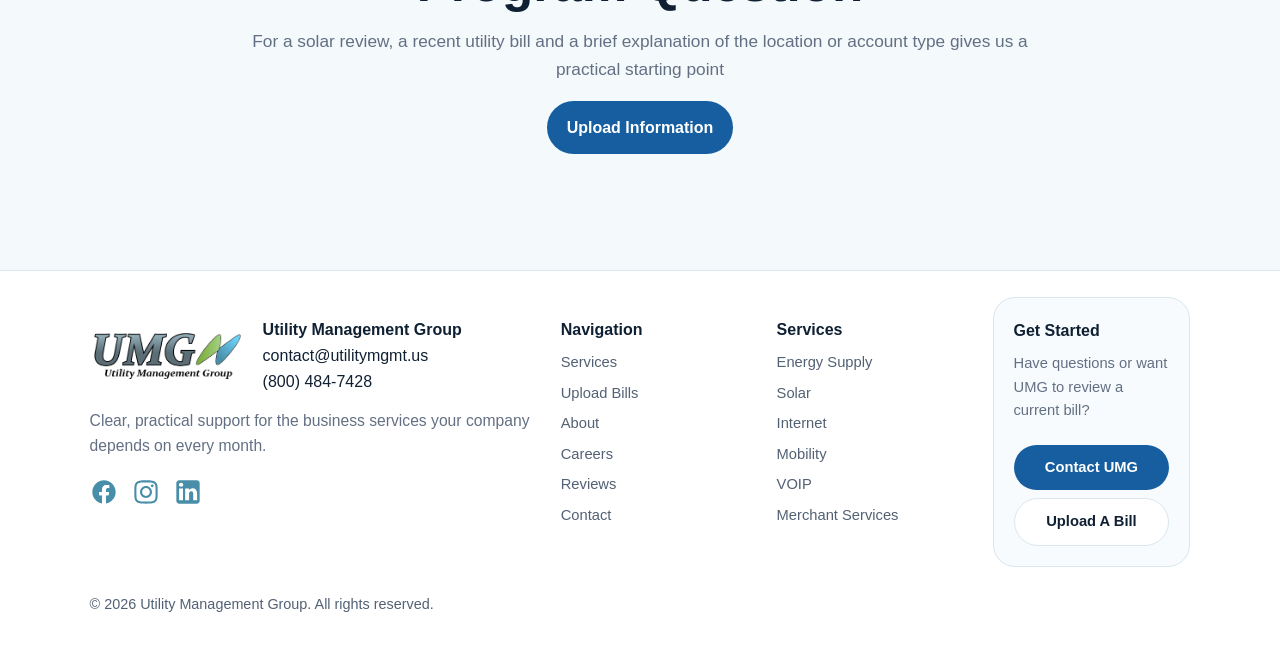
<file: solar.html>
<!DOCTYPE html>

<html lang="en"><head><meta charset="utf-8"/><meta content="width=device-width, initial-scale=1" name="viewport"/><title>Solar | Utility Management Group</title><link href="styles.css" rel="stylesheet"/></head><body><div aria-hidden="true" class="page-loader"><div class="loader-wheel"></div></div><script>document.addEventListener('DOMContentLoaded',function(){document.body.classList.add('page-ready');document.querySelectorAll('a[href]').forEach(function(a){var href=a.getAttribute('href');if(!href||href.startsWith('#')||href.startsWith('mailto:')||href.startsWith('tel:')||a.target==='_blank')return;a.addEventListener('click',function(e){if(e.metaKey||e.ctrlKey||e.shiftKey||e.altKey)return;document.body.classList.remove('page-ready');document.body.classList.add('page-leaving');});});});</script><header class="nav"><a class="brand" href="index.html"><img alt="Utility Management Group logo" src="assets/umg-logo.png"/></a><button aria-controls="mainNav" aria-expanded="false" aria-label="Open Menu" class="menu-toggle" type="button">☰</button><nav class="nav-links" id="mainNav"><div class="dropdown"><button class="dropbtn" type="button">Services ▾</button><div class="dropdown-menu"><a href="energy.html">Energy Supply</a><a href="solar.html">Solar</a><a href="internet.html">Internet</a><a href="mobility.html">Mobility</a><a href="voip.html">VOIP</a><a href="merchant-services.html">Merchant Services</a></div></div><a href="upload-bills.html">Upload Bills</a><a href="index.html#about">About</a><a href="careers.html">Careers</a><a href="reviews.html">Reviews</a><a href="contact.html">Contact</a></nav></header><main><section class="hero"><div class="hero-grid"><div><span class="pill">SOLAR</span><h1>Solar Credits, With or Without the Roof</h1><p>We all pay into the subsidization of solar energy one way or another, whether it be through taxes or distribution charges. Whether or not you own the property of which you operate or the home in which you live, you can stil receive the benefits of various solar programs.</p><div class="btn-row"><a class="btn" href="upload-bills.html">Upload Information</a><a class="btn secondary" href="contact.html">Contact UMG</a></div></div><div class="hero-card"><img alt="Solar graphic" class="hero-graphic hero-graphic-solar-adjusted" src="assets/service-solar.png"/><h2 style="margin-top:0">A Practical First Conversation</h2><p style="color:var(--muted)">The goal is to make solar programs easier to understand, so you can start receiving credits from programs for which you are already paying.</p></div></div></section><section><div class="split"><div class="panel"><span class="pill">COMMUNITY SOLAR</span><h2>Off-Site Solar, Explained Simply</h2><p>Community solar can allow eligible customers to participate in a solar project without installing panels at their own property. Instead of leading with heavy technical details, we focus on the practical questions: eligibility, expected bill impact, billing process, and customer support.</p></div><div class="panel"><span class="pill">ROOFTOP SOLAR</span><h2>Use the Sun, It's Free</h2><p>There are tons of subsidies and incentives out there right now to take advantage of solar energy.  Many businesses and homes see their electric costs nearly elimitated without having to pay massive upfront investments towards installation.</p></div></div></section><section class="proof"><div class="section-heading"><span class="pill">NEXT STEP</span><h2>Start With a Utility Bill or Program Question</h2><p>For a solar review, a recent utility bill and a brief explanation of the location or account type gives us a practical starting point</p><a class="btn" href="upload-bills.html">Upload Information</a></div></section></main><footer class="site-footer footer-modern" id="contact">
  <div class="footer-modern-inner">
    <div class="footer-brand-panel">
      <div class="footer-top footer-top-modern">
        <img alt="Utility Management Group logo" class="footer-logo" src="assets/umg-logo.png"/>
        <div>
          <strong>Utility Management Group</strong><br/>
          <a href="mailto:contact@utilitymgmt.us">contact@utilitymgmt.us</a><br/><a href="tel:18004847428">(800) 484-7428</a>
        </div>
      </div>
      <p class="footer-tagline">Clear, practical support for the business services your company depends on every month.</p>
      <div class="footer-socials-modern"><a href="https://www.facebook.com/profile.php?id=100092838354557" target="_blank" rel="noopener"><img alt="Facebook" src="assets/facebook.svg"/></a><a href="https://www.instagram.com/utilitymanagement/" target="_blank" rel="noopener"><img alt="Instagram" src="assets/instagram.svg"/></a><a href="https://www.linkedin.com/company/utility-management-group-energy/" target="_blank" rel="noopener"><img alt="LinkedIn" src="assets/linkedin.svg"/></a></div>
    </div>
    <div class="footer-grid footer-grid-modern">
      <div>
        <h4>Navigation</h4>
        <a href="index.html#services">Services</a>
        <a href="upload-bills.html">Upload Bills</a>
        <a href="index.html#about">About</a>
        <a href="careers.html">Careers</a>
        <a href="reviews.html">Reviews</a>
        <a href="contact.html">Contact</a>
      </div>
      <div>
        <h4>Services</h4>
        <a href="energy.html">Energy Supply</a>
        <a href="solar.html">Solar</a>
        <a href="internet.html">Internet</a>
        <a href="mobility.html">Mobility</a>
        <a href="voip.html">VOIP</a>
        <a href="merchant-services.html">Merchant Services</a>
      </div>
      <div class="footer-contact-card">
        <h4>Get Started</h4>
        <p>Have questions or want UMG to review a current bill?</p>
        <a class="footer-cta" href="contact.html">Contact UMG</a>
        <a class="footer-cta secondary" href="upload-bills.html">Upload A Bill</a>
      </div>
    </div>
  </div>
  <p class="copyright footer-copyright-modern">© 2026 Utility Management Group. All rights reserved.</p>
</footer><script>document.addEventListener('DOMContentLoaded',function(){var b=document.querySelector('.menu-toggle');var n=document.querySelector('.nav-links');if(!b||!n)return;b.addEventListener('click',function(){var open=n.classList.toggle('is-open');b.setAttribute('aria-expanded',open?'true':'false');b.textContent=open?'×':'☰';});n.querySelectorAll('a').forEach(function(a){a.addEventListener('click',function(){n.classList.remove('is-open');b.setAttribute('aria-expanded','false');b.textContent='☰';});});});</script></body></html>
</file>
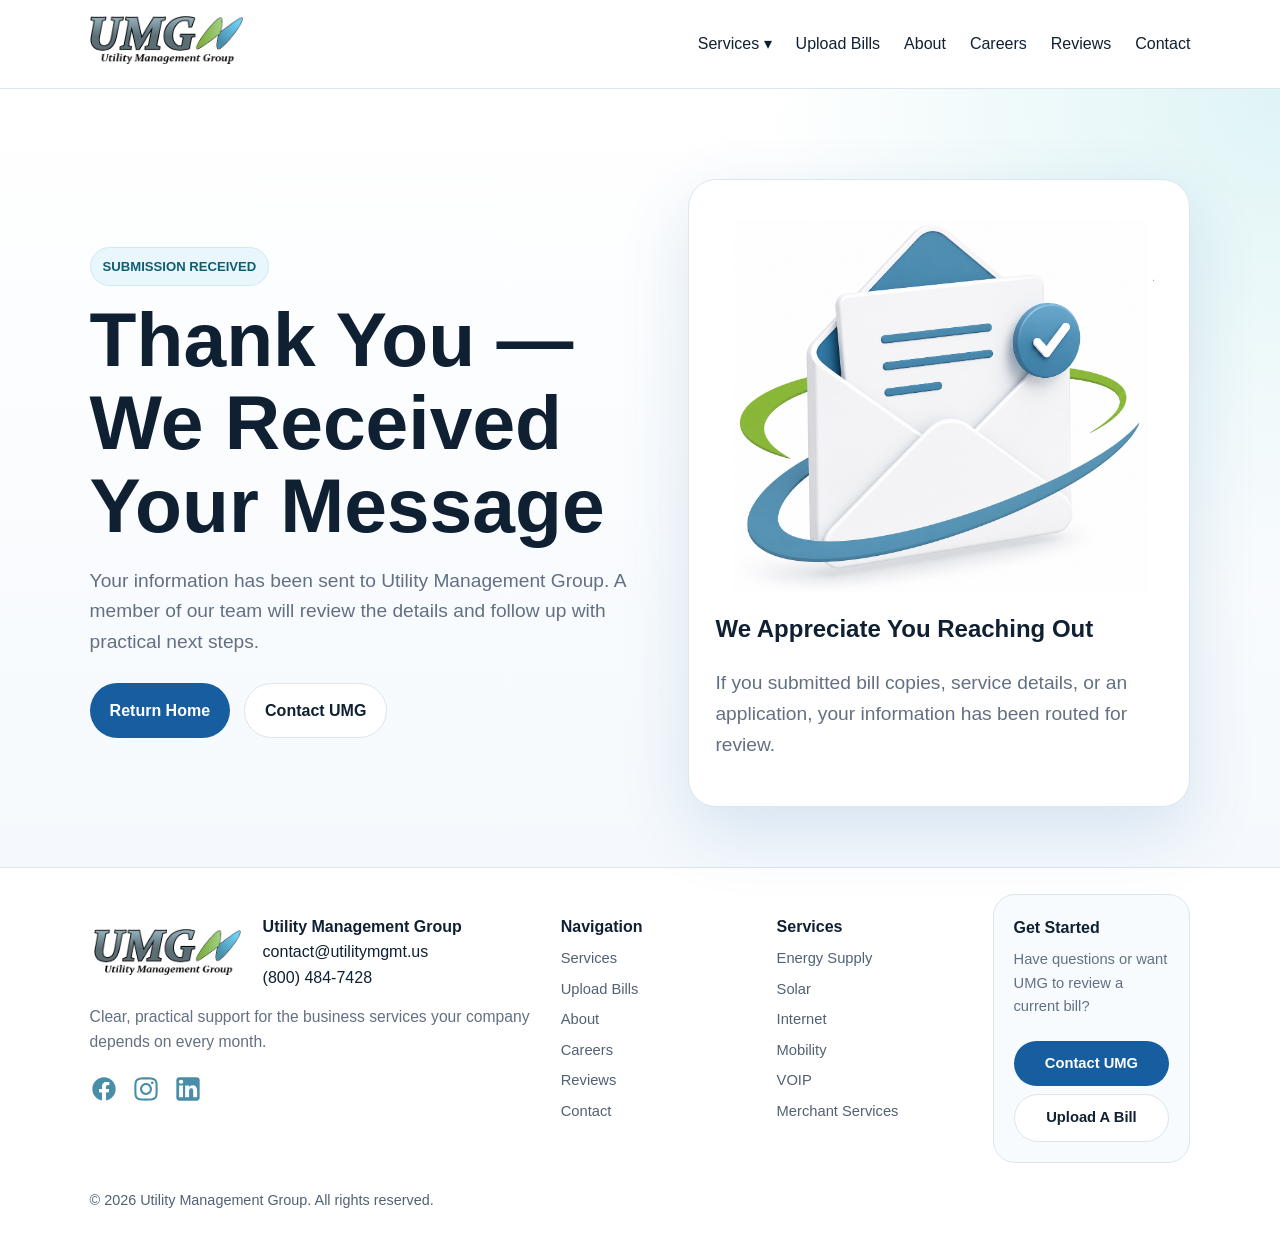
<file: thank-you.html>
<!DOCTYPE html>
<html lang="en"><head><meta charset="utf-8"/><meta content="width=device-width, initial-scale=1" name="viewport"/><title>Thank You | Utility Management Group</title><link href="styles.css" rel="stylesheet"/></head><body><div aria-hidden="true" class="page-loader"><div class="loader-wheel"></div></div><script>document.addEventListener('DOMContentLoaded',function(){document.body.classList.add('page-ready');document.querySelectorAll('a[href]').forEach(function(a){var href=a.getAttribute('href');if(!href||href.startsWith('#')||href.startsWith('mailto:')||href.startsWith('tel:')||a.target==='_blank')return;a.addEventListener('click',function(e){if(e.metaKey||e.ctrlKey||e.shiftKey||e.altKey)return;document.body.classList.remove('page-ready');document.body.classList.add('page-leaving');});});});</script><header class="nav"><a class="brand" href="index.html"><img alt="Utility Management Group logo" src="assets/umg-logo.png"/></a><button aria-controls="mainNav" aria-expanded="false" aria-label="Open Menu" class="menu-toggle" type="button">☰</button><nav class="nav-links" id="mainNav"><div class="dropdown"><button class="dropbtn" type="button">Services ▾</button><div class="dropdown-menu"><a href="energy.html">Energy Supply</a><a href="solar.html">Solar</a><a href="internet.html">Internet</a><a href="mobility.html">Mobility</a><a href="voip.html">VOIP</a><a href="merchant-services.html">Merchant Services</a></div></div><a href="upload-bills.html">Upload Bills</a><a href="index.html#about">About</a><a href="careers.html">Careers</a><a href="reviews.html">Reviews</a><a href="contact.html">Contact</a></nav></header><main><section class="hero"><div class="hero-grid"><div><span class="pill">SUBMISSION RECEIVED</span><h1>Thank You — We Received Your Message</h1><p>Your information has been sent to Utility Management Group. A member of our team will review the details and follow up with practical next steps.</p><div class="btn-row"><a class="btn" href="index.html">Return Home</a><a class="btn secondary" href="contact.html">Contact UMG</a></div></div><div class="hero-card"><img alt="Utility Management Group logo" src="assets/mail.png"/><h2 style="margin-top:18px">We Appreciate You Reaching Out</h2><p style="color:var(--muted)">If you submitted bill copies, service details, or an application, your information has been routed for review.</p></div></div></section></main><footer class="site-footer footer-modern" id="contact">
  <div class="footer-modern-inner">
    <div class="footer-brand-panel">
      <div class="footer-top footer-top-modern">
        <img alt="Utility Management Group logo" class="footer-logo" src="assets/umg-logo.png"/>
        <div>
          <strong>Utility Management Group</strong><br/>
          <a href="mailto:contact@utilitymgmt.us">contact@utilitymgmt.us</a><br/><a href="tel:18004847428">(800) 484-7428</a>
        </div>
      </div>
      <p class="footer-tagline">Clear, practical support for the business services your company depends on every month.</p>
      <div class="footer-socials-modern"><a href="https://www.facebook.com/profile.php?id=100092838354557" target="_blank" rel="noopener"><img alt="Facebook" src="assets/facebook.svg"/></a><a href="https://www.instagram.com/utilitymanagement/" target="_blank" rel="noopener"><img alt="Instagram" src="assets/instagram.svg"/></a><a href="https://www.linkedin.com/company/utility-management-group-energy/" target="_blank" rel="noopener"><img alt="LinkedIn" src="assets/linkedin.svg"/></a></div>
    </div>
    <div class="footer-grid footer-grid-modern">
      <div>
        <h4>Navigation</h4>
        <a href="index.html#services">Services</a>
        <a href="upload-bills.html">Upload Bills</a>
        <a href="index.html#about">About</a>
        <a href="careers.html">Careers</a>
        <a href="reviews.html">Reviews</a>
        <a href="contact.html">Contact</a>
      </div>
      <div>
        <h4>Services</h4>
        <a href="energy.html">Energy Supply</a>
        <a href="solar.html">Solar</a>
        <a href="internet.html">Internet</a>
        <a href="mobility.html">Mobility</a>
        <a href="voip.html">VOIP</a>
        <a href="merchant-services.html">Merchant Services</a>
      </div>
      <div class="footer-contact-card">
        <h4>Get Started</h4>
        <p>Have questions or want UMG to review a current bill?</p>
        <a class="footer-cta" href="contact.html">Contact UMG</a>
        <a class="footer-cta secondary" href="upload-bills.html">Upload A Bill</a>
      </div>
    </div>
  </div>
  <p class="copyright footer-copyright-modern">© 2026 Utility Management Group. All rights reserved.</p>
</footer></body></html>
</file>
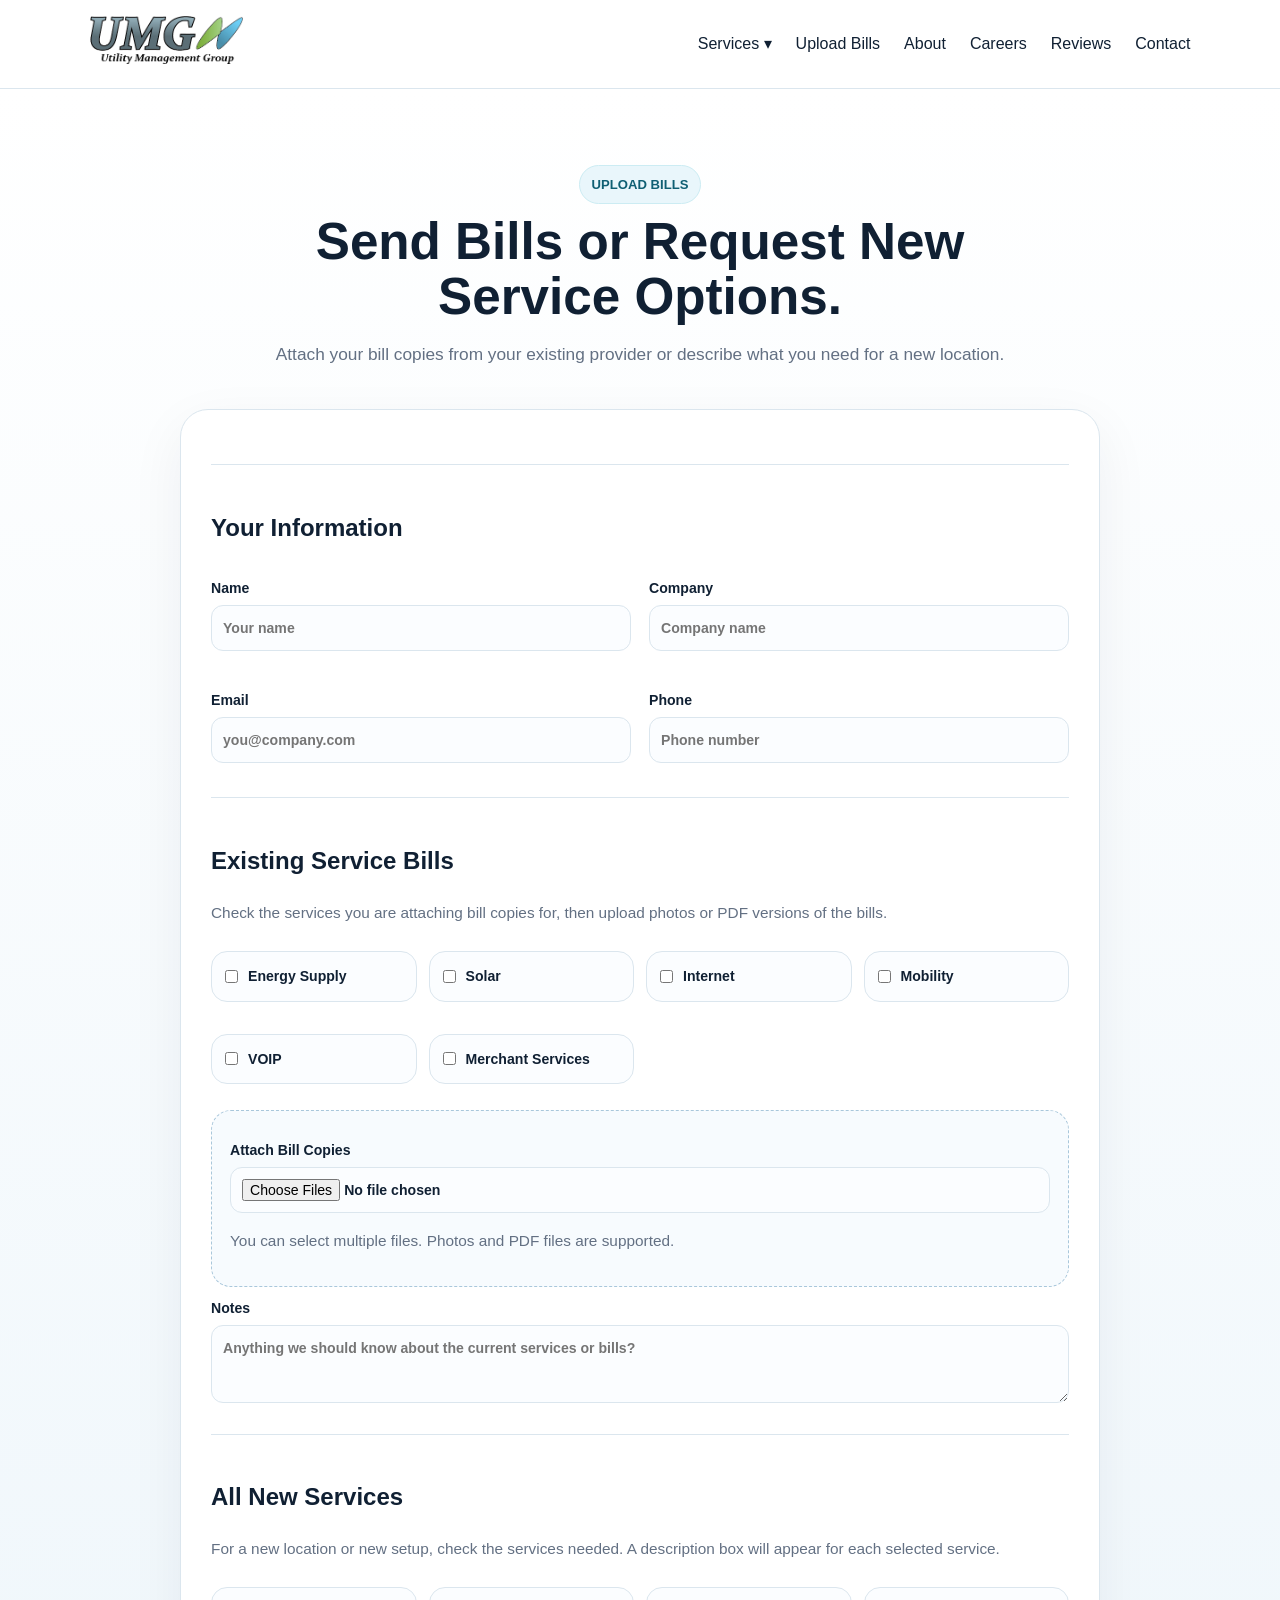
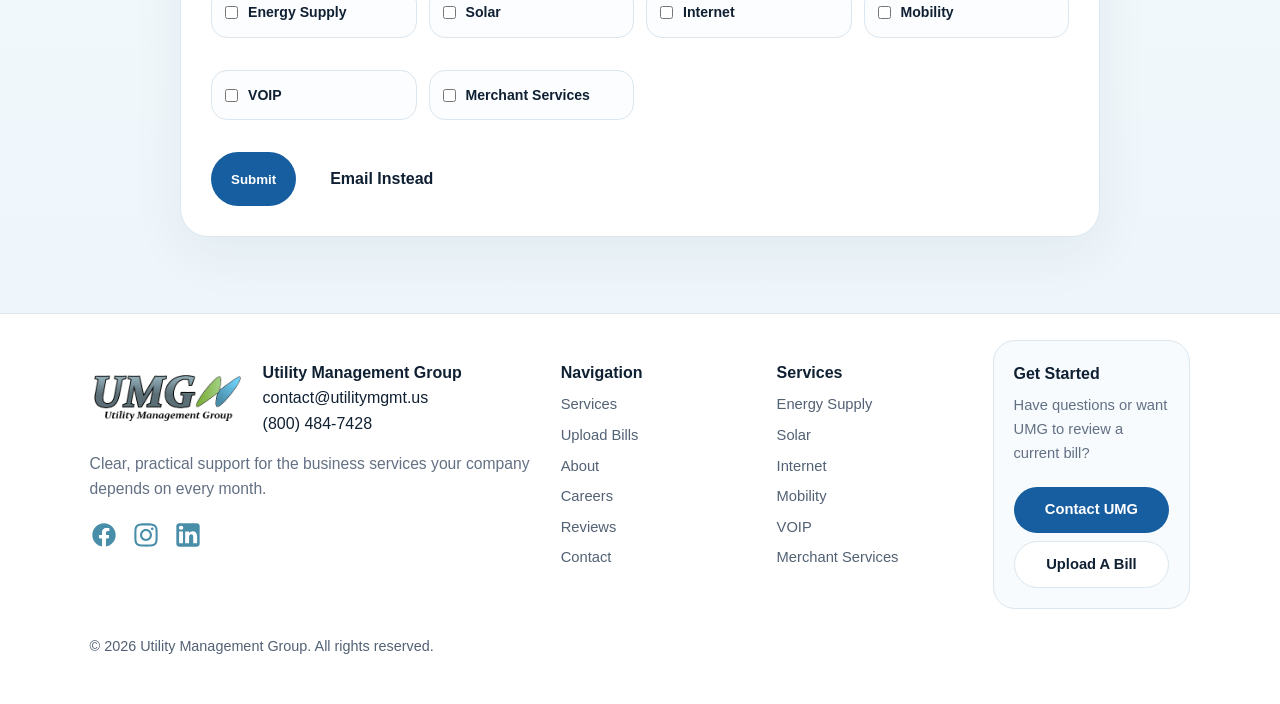
<file: upload-bills.html>
<!DOCTYPE html>

<html lang="en"><head><meta charset="utf-8"/><meta content="width=device-width, initial-scale=1" name="viewport"/><title>Upload Bills | Utility Management Group</title><link href="styles.css" rel="stylesheet"/></head><body><div aria-hidden="true" class="page-loader"><div class="loader-wheel"></div></div><script>document.addEventListener('DOMContentLoaded',function(){document.body.classList.add('page-ready');document.querySelectorAll('a[href]').forEach(function(a){var href=a.getAttribute('href');if(!href||href.startsWith('#')||href.startsWith('mailto:')||href.startsWith('tel:')||a.target==='_blank')return;a.addEventListener('click',function(e){if(e.metaKey||e.ctrlKey||e.shiftKey||e.altKey)return;document.body.classList.remove('page-ready');document.body.classList.add('page-leaving');});});});</script><header class="nav"><a class="brand" href="index.html"><img alt="Utility Management Group logo" src="assets/umg-logo.png"/></a><button aria-controls="mainNav" aria-expanded="false" aria-label="Open Menu" class="menu-toggle" type="button">☰</button><nav class="nav-links" id="mainNav"><div class="dropdown"><button class="dropbtn" type="button">Services ▾</button><div class="dropdown-menu"><a href="energy.html">Energy Supply</a><a href="solar.html">Solar</a><a href="internet.html">Internet</a><a href="mobility.html">Mobility</a><a href="voip.html">VOIP</a><a href="merchant-services.html">Merchant Services</a></div></div><a href="upload-bills.html">Upload Bills</a><a href="index.html#about">About</a><a href="careers.html">Careers</a><a href="reviews.html">Reviews</a><a href="contact.html">Contact</a></nav></header><main><section class="upload-section"><div class="section-heading"><span class="pill">UPLOAD BILLS</span><h1>Send Bills or Request New Service Options.</h1><p>Attach your bill copies from your existing provider or describe what you need for a new location.</p></div><form action="https://formspree.io/f/xqejypqb" class="form-shell" enctype="multipart/form-data" method="POST"><input type="hidden" name="_redirect" value="thank-you.html"/><div class="form-section"><h2>Your Information</h2><div class="split form-two-col"><label>Name<input name="name" placeholder="Your name" type="text"/></label><label>Company<input name="company" placeholder="Company name" type="text"/></label><label>Email<input name="email" placeholder="you@company.com" required type="email"/></label><label>Phone<input name="phone" placeholder="Phone number" type="tel"/></label></div></div><div class="form-section"><h2>Existing Service Bills</h2><p class="form-note">Check the services you are attaching bill copies for, then upload photos or PDF versions of the bills.</p><div class="checkbox-grid"><label class="check-tile"><input name="bill_services" type="checkbox" value="energy"/> Energy Supply</label><label class="check-tile"><input name="bill_services" type="checkbox" value="solar"/> Solar</label><label class="check-tile"><input name="bill_services" type="checkbox" value="internet"/> Internet</label><label class="check-tile"><input name="bill_services" type="checkbox" value="mobility"/> Mobility</label><label class="check-tile"><input name="bill_services" type="checkbox" value="voip"/> VOIP</label><label class="check-tile"><input name="bill_services" type="checkbox" value="merchant"/> Merchant Services</label></div><div class="file-drop"><label>Attach Bill Copies<input accept="image/*,.pdf" multiple="" name="bill_uploads" type="file"/></label><p class="form-note">You can select multiple files. Photos and PDF files are supported.</p></div><label>Notes<textarea name="bill_notes" placeholder="Anything we should know about the current services or bills?"></textarea></label></div><div class="form-section"><h2>All New Services</h2><p class="form-note">For a new location or new setup, check the services needed. A description box will appear for each selected service.</p><div class="checkbox-grid" id="new-service-checks"><label class="check-tile"><input data-target="need-energy" name="new_services" type="checkbox" value="energy"/> Energy Supply</label><label class="check-tile"><input data-target="need-solar" name="new_services" type="checkbox" value="solar"/> Solar</label><label class="check-tile"><input data-target="need-internet" name="new_services" type="checkbox" value="internet"/> Internet</label><label class="check-tile"><input data-target="need-mobility" name="new_services" type="checkbox" value="mobility"/> Mobility</label><label class="check-tile"><input data-target="need-voip" name="new_services" type="checkbox" value="voip"/> VOIP</label><label class="check-tile"><input data-target="need-merchant" name="new_services" type="checkbox" value="merchant"/> Merchant Services</label></div><div class="service-needs" id="need-energy"><label>Energy Supply Needs<textarea name="new_energy_needs" placeholder="Example: new electric/gas service, expected usage, move-in date, address, or timing."></textarea></label></div><div class="service-needs" id="need-solar"><label>Solar Needs<textarea name="new_solar_needs" placeholder="Example: utility account, interest in community solar, location, or timing."></textarea></label></div><div class="service-needs" id="need-internet"><label>Internet Needs<textarea name="new_internet_needs" placeholder="Example: address, speed needs, fiber/coax preference, backup internet, number of users, installation timing."></textarea></label></div><div class="service-needs" id="need-mobility"><label>Mobility Needs<textarea name="new_mobility_needs" placeholder="Example: number of lines, devices, coverage concerns, employees, current carrier, or desired timing."></textarea></label></div><div class="service-needs" id="need-voip"><label>VOIP Needs<textarea name="new_voip_needs" placeholder="Example: user count, call routing, desk phones, remote workers, current system, or integrations."></textarea></label></div><div class="service-needs" id="need-merchant"><label>Merchant Services Needs<textarea name="new_merchant_needs" placeholder="Example: business type, POS needs, processing volume, current system, or Consumer Choice interest."></textarea></label></div></div><div class="form-actions"><button class="btn" type="submit">Submit</button><a class="btn secondary" href="mailto:contact@utilitymgmt.us">Email Instead</a></div></form></section><script>document.querySelectorAll('#new-service-checks input[data-target]').forEach(function(box){box.addEventListener('change',function(){var target=document.getElementById(this.dataset.target); if(target) target.classList.toggle('active', this.checked);});});</script></main><footer class="site-footer footer-modern" id="contact">
  <div class="footer-modern-inner">
    <div class="footer-brand-panel">
      <div class="footer-top footer-top-modern">
        <img alt="Utility Management Group logo" class="footer-logo" src="assets/umg-logo.png"/>
        <div>
          <strong>Utility Management Group</strong><br/>
          <a href="mailto:contact@utilitymgmt.us">contact@utilitymgmt.us</a><br/><a href="tel:18004847428">(800) 484-7428</a>
        </div>
      </div>
      <p class="footer-tagline">Clear, practical support for the business services your company depends on every month.</p>
      <div class="footer-socials-modern"><a href="https://www.facebook.com/profile.php?id=100092838354557" target="_blank" rel="noopener"><img alt="Facebook" src="assets/facebook.svg"/></a><a href="https://www.instagram.com/utilitymanagement/" target="_blank" rel="noopener"><img alt="Instagram" src="assets/instagram.svg"/></a><a href="https://www.linkedin.com/company/utility-management-group-energy/" target="_blank" rel="noopener"><img alt="LinkedIn" src="assets/linkedin.svg"/></a></div>
    </div>
    <div class="footer-grid footer-grid-modern">
      <div>
        <h4>Navigation</h4>
        <a href="index.html#services">Services</a>
        <a href="upload-bills.html">Upload Bills</a>
        <a href="index.html#about">About</a>
        <a href="careers.html">Careers</a>
        <a href="reviews.html">Reviews</a>
        <a href="contact.html">Contact</a>
      </div>
      <div>
        <h4>Services</h4>
        <a href="energy.html">Energy Supply</a>
        <a href="solar.html">Solar</a>
        <a href="internet.html">Internet</a>
        <a href="mobility.html">Mobility</a>
        <a href="voip.html">VOIP</a>
        <a href="merchant-services.html">Merchant Services</a>
      </div>
      <div class="footer-contact-card">
        <h4>Get Started</h4>
        <p>Have questions or want UMG to review a current bill?</p>
        <a class="footer-cta" href="contact.html">Contact UMG</a>
        <a class="footer-cta secondary" href="upload-bills.html">Upload A Bill</a>
      </div>
    </div>
  </div>
  <p class="copyright footer-copyright-modern">© 2026 Utility Management Group. All rights reserved.</p>
</footer><script>document.addEventListener('DOMContentLoaded',function(){var b=document.querySelector('.menu-toggle');var n=document.querySelector('.nav-links');if(!b||!n)return;b.addEventListener('click',function(){var open=n.classList.toggle('is-open');b.setAttribute('aria-expanded',open?'true':'false');b.textContent=open?'×':'☰';});n.querySelectorAll('a').forEach(function(a){a.addEventListener('click',function(){n.classList.remove('is-open');b.setAttribute('aria-expanded','false');b.textContent='☰';});});});</script></body></html>
</file>
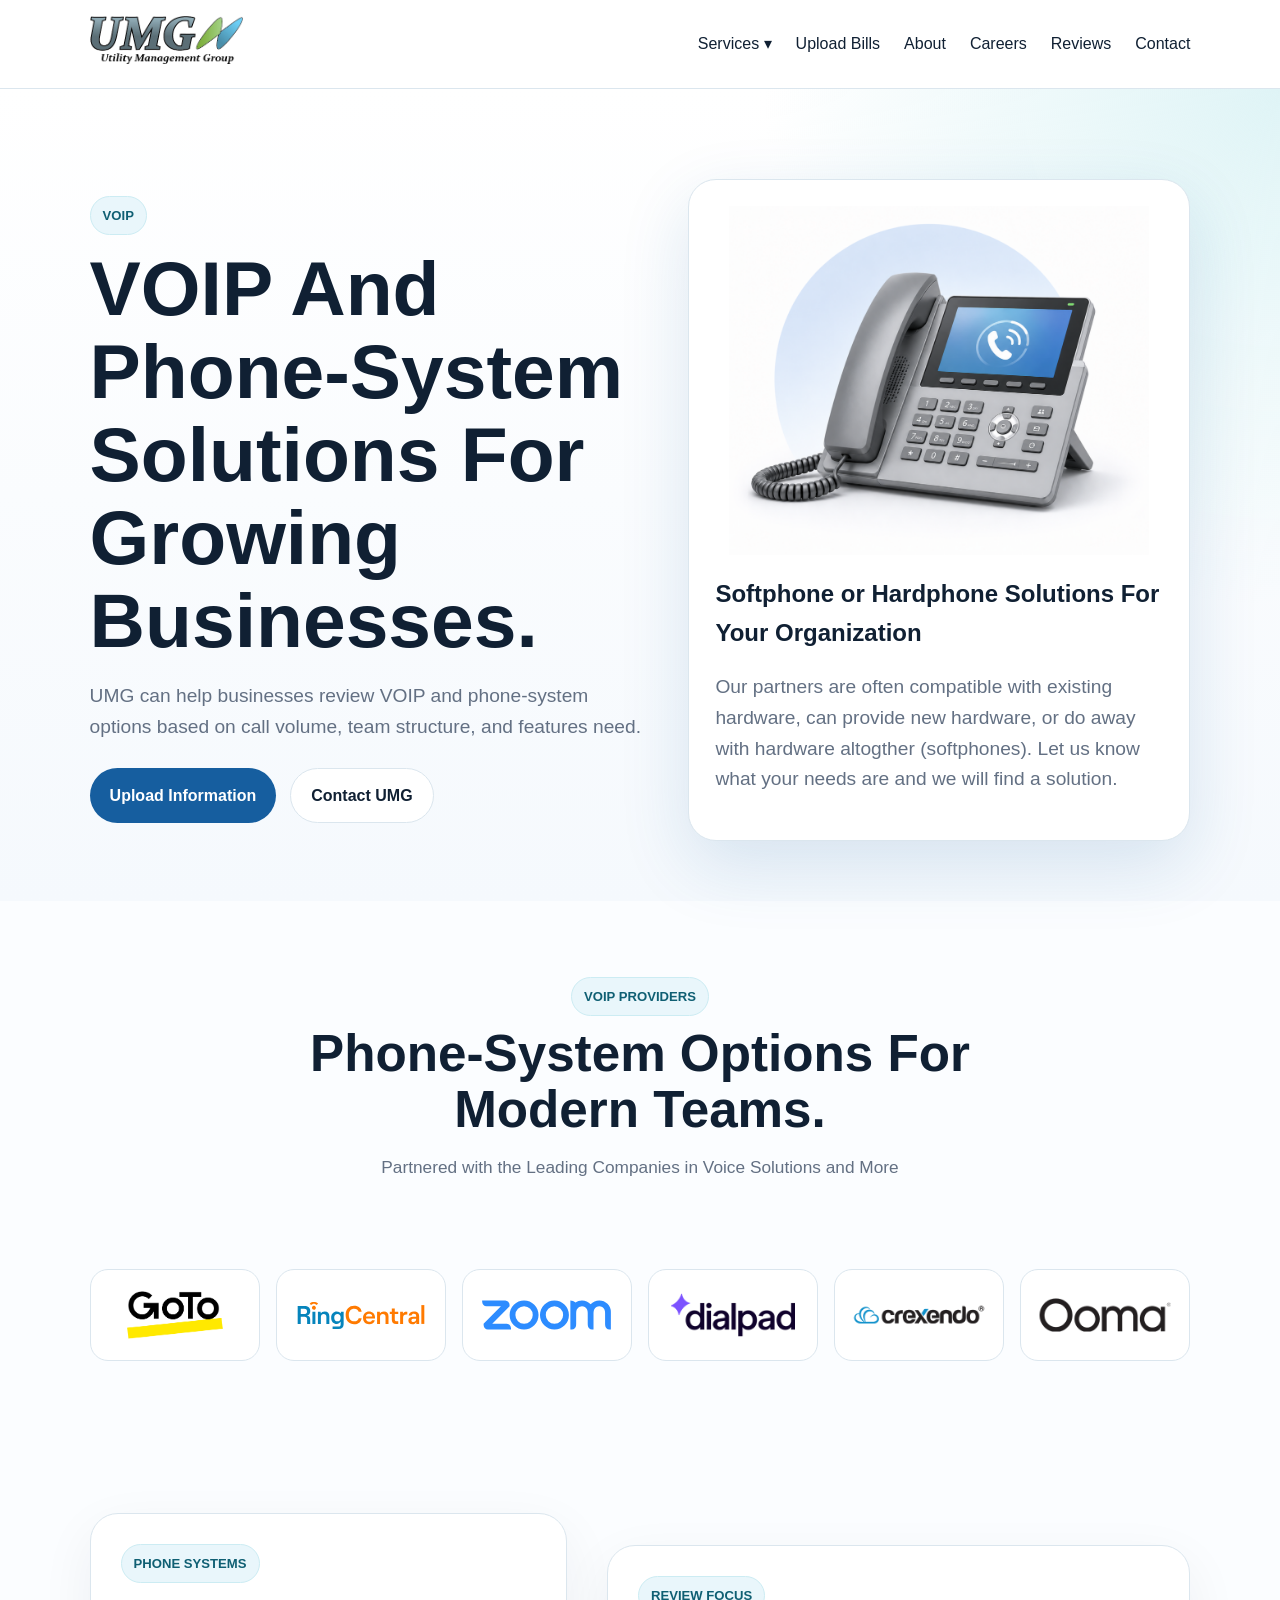
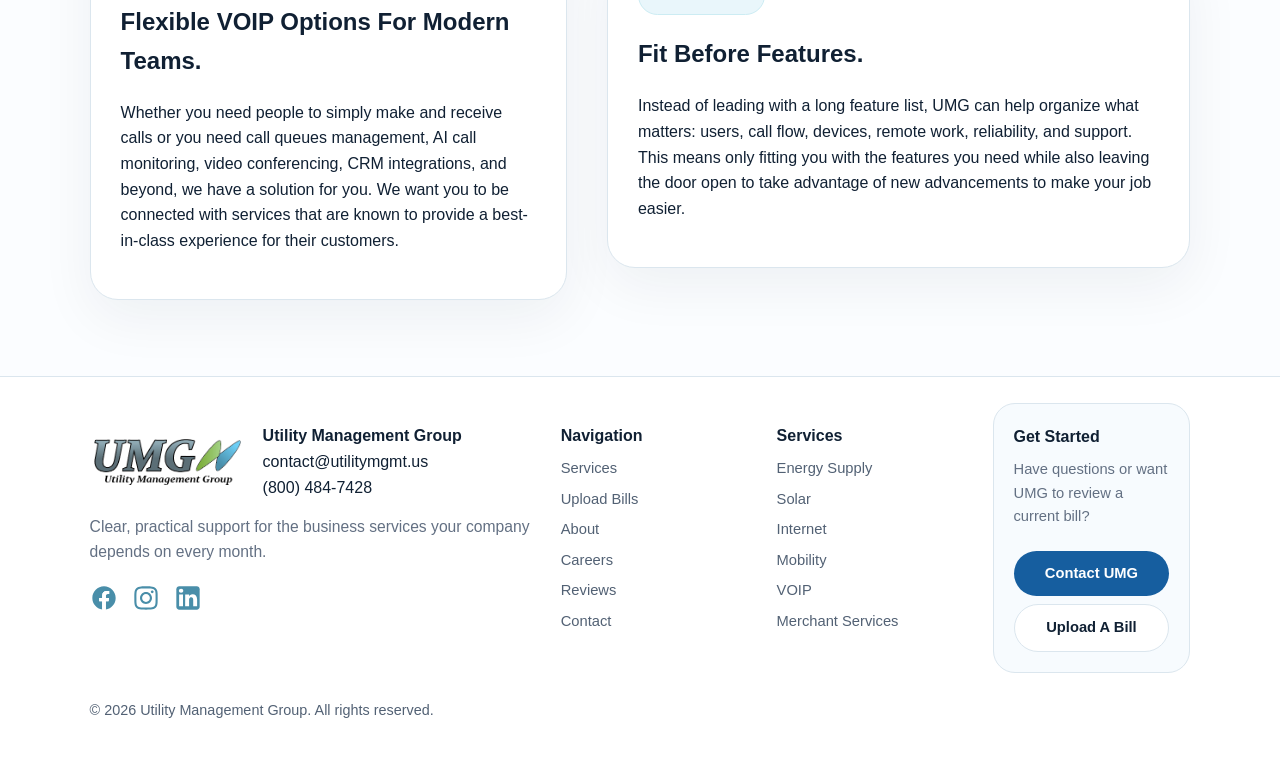
<file: voip.html>
<!DOCTYPE html>

<html lang="en"><head><meta charset="utf-8"/><meta content="width=device-width, initial-scale=1" name="viewport"/><title>VOIP | Utility Management Group</title><link href="styles.css" rel="stylesheet"/></head><body><div aria-hidden="true" class="page-loader"><div class="loader-wheel"></div></div><script>document.addEventListener('DOMContentLoaded',function(){document.body.classList.add('page-ready');document.querySelectorAll('a[href]').forEach(function(a){var href=a.getAttribute('href');if(!href||href.startsWith('#')||href.startsWith('mailto:')||href.startsWith('tel:')||a.target==='_blank')return;a.addEventListener('click',function(e){if(e.metaKey||e.ctrlKey||e.shiftKey||e.altKey)return;document.body.classList.remove('page-ready');document.body.classList.add('page-leaving');});});});</script><header class="nav"><a class="brand" href="index.html"><img alt="Utility Management Group logo" src="assets/umg-logo.png"/></a><button aria-controls="mainNav" aria-expanded="false" aria-label="Open Menu" class="menu-toggle" type="button">☰</button><nav class="nav-links" id="mainNav"><div class="dropdown"><button class="dropbtn" type="button">Services ▾</button><div class="dropdown-menu"><a href="energy.html">Energy Supply</a><a href="solar.html">Solar</a><a href="internet.html">Internet</a><a href="mobility.html">Mobility</a><a href="voip.html">VOIP</a><a href="merchant-services.html">Merchant Services</a></div></div><a href="upload-bills.html">Upload Bills</a><a href="index.html#about">About</a><a href="careers.html">Careers</a><a href="reviews.html">Reviews</a><a href="contact.html">Contact</a></nav></header><main><section class="hero"><div class="hero-grid"><div><span class="pill">VOIP</span><h1>VOIP And Phone-System Solutions For Growing Businesses.</h1><p>UMG can help businesses review VOIP and phone-system options based on call volume, team structure, and features need. </p><div class="btn-row"><a class="btn" href="upload-bills.html">Upload Information</a><a class="btn secondary" href="contact.html">Contact UMG</a></div></div><div class="hero-card"><img alt="VOIP graphic" class="hero-graphic hero-graphic-large" src="assets/service-voip.png"/><h2 style="margin-top:0">Softphone or Hardphone Solutions For Your Organization</h2><p style="color:var(--muted)">Our partners are often compatible with existing hardware, can provide new hardware, or do away with hardware altogther (softphones). Let us know what your needs are and we will find a solution.</p></div></div></section><section><div class="section-heading"><span class="pill">VOIP PROVIDERS</span><h2>Phone-System Options For Modern Teams.</h2><p>Partnered with the Leading Companies in Voice Solutions and More</p></div></br><div class="logo-cloud provider-logos voip-logos"><div><img alt="GoTo" src="assets/goto.webp"/></div><div><img alt="RingCentral" src="assets/ringcentral.svg"/></div><div><img alt="Zoom" class="zoom-logo" src="assets/zoom.svg"/></div><div><img alt="DialPad" src="assets/dialpad.png"/></div><div><img alt="Crexendo" src="assets/crexendo.png"/></div><div><img alt="Ooma" src="assets/ooma.png"/></div></div></section><section><div class="split"><div class="panel"><span class="pill">PHONE SYSTEMS</span><h2>Flexible VOIP Options For Modern Teams.</h2><p>Whether you need people to simply make and receive calls or you need call queues management, AI call monitoring, video conferencing, CRM integrations, and beyond, we have a solution for you. We want you to be connected with services that are known to provide a best-in-class experience for their customers.</p></div><div class="panel"><span class="pill">REVIEW FOCUS</span><h2>Fit Before Features.</h2><p>Instead of leading with a long feature list, UMG can help organize what matters: users, call flow, devices, remote work, reliability, and support. This means only fitting you with the features you need while also leaving the door open to take advantage of new advancements to make your job easier.</p></div></div></section></main><footer class="site-footer footer-modern" id="contact">
  <div class="footer-modern-inner">
    <div class="footer-brand-panel">
      <div class="footer-top footer-top-modern">
        <img alt="Utility Management Group logo" class="footer-logo" src="assets/umg-logo.png"/>
        <div>
          <strong>Utility Management Group</strong><br/>
          <a href="mailto:contact@utilitymgmt.us">contact@utilitymgmt.us</a><br/><a href="tel:18004847428">(800) 484-7428</a>
        </div>
      </div>
      <p class="footer-tagline">Clear, practical support for the business services your company depends on every month.</p>
      <div class="footer-socials-modern"><a href="https://www.facebook.com/profile.php?id=100092838354557" target="_blank" rel="noopener"><img alt="Facebook" src="assets/facebook.svg"/></a><a href="https://www.instagram.com/utilitymanagement/" target="_blank" rel="noopener"><img alt="Instagram" src="assets/instagram.svg"/></a><a href="https://www.linkedin.com/company/utility-management-group-energy/" target="_blank" rel="noopener"><img alt="LinkedIn" src="assets/linkedin.svg"/></a></div>
    </div>
    <div class="footer-grid footer-grid-modern">
      <div>
        <h4>Navigation</h4>
        <a href="index.html#services">Services</a>
        <a href="upload-bills.html">Upload Bills</a>
        <a href="index.html#about">About</a>
        <a href="careers.html">Careers</a>
        <a href="reviews.html">Reviews</a>
        <a href="contact.html">Contact</a>
      </div>
      <div>
        <h4>Services</h4>
        <a href="energy.html">Energy Supply</a>
        <a href="solar.html">Solar</a>
        <a href="internet.html">Internet</a>
        <a href="mobility.html">Mobility</a>
        <a href="voip.html">VOIP</a>
        <a href="merchant-services.html">Merchant Services</a>
      </div>
      <div class="footer-contact-card">
        <h4>Get Started</h4>
        <p>Have questions or want UMG to review a current bill?</p>
        <a class="footer-cta" href="contact.html">Contact UMG</a>
        <a class="footer-cta secondary" href="upload-bills.html">Upload A Bill</a>
      </div>
    </div>
  </div>
  <p class="copyright footer-copyright-modern">© 2026 Utility Management Group. All rights reserved.</p>
</footer><script>document.addEventListener('DOMContentLoaded',function(){var b=document.querySelector('.menu-toggle');var n=document.querySelector('.nav-links');if(!b||!n)return;b.addEventListener('click',function(){var open=n.classList.toggle('is-open');b.setAttribute('aria-expanded',open?'true':'false');b.textContent=open?'×':'☰';});n.querySelectorAll('a').forEach(function(a){a.addEventListener('click',function(){n.classList.remove('is-open');b.setAttribute('aria-expanded','false');b.textContent='☰';});});});</script></body></html>
</file>
<file: styles.css>
:root{--ink:#102033;--muted:#637083;--blue:#165e9f;--teal:#0f8a9a;--soft:#eef6fb;--line:#dbe6ee;--card:#fff}*{box-sizing:border-box}html{scroll-behavior:smooth}body{margin:0;font-family:Inter,Segoe UI,Arial,sans-serif;color:var(--ink);line-height:1.6;background:#fbfdff}a{text-decoration:none;color:var(--blue)}.nav{position:sticky;top:0;z-index:99;background:rgba(255,255,255,.92);backdrop-filter:blur(12px);border-bottom:1px solid var(--line);display:flex;justify-content:space-between;align-items:center;padding:16px 7%}.brand img{height:48px;background:#fff}.nav nav{display:flex;gap:24px;flex-wrap:wrap;align-items:center}.nav a,.dropbtn{font-weight:750;color:var(--ink);font:inherit}.dropdown{position:relative}.dropbtn{background:transparent;border:0;padding:0;cursor:pointer}.dropdown-menu{position:absolute;top:100%;left:0;min-width:230px;background:#fff;border:1px solid var(--line);border-radius:16px;box-shadow:0 18px 45px rgba(16,32,51,.12);padding:10px;margin-top:12px;display:none}.dropdown:hover .dropdown-menu,.dropdown:focus-within .dropdown-menu{display:block}.dropdown-menu a{display:block;padding:10px 12px;border-radius:10px;white-space:nowrap}.dropdown-menu a:hover{background:var(--soft)}.hero{padding:90px 7% 60px;background:radial-gradient(circle at top right,#dff4f6,transparent 34%),linear-gradient(180deg,#fff,#f5f9fd)}.hero-grid{display:grid;grid-template-columns:1.05fr .95fr;gap:44px;align-items:center;max-width:1180px;margin:auto}.hero h1{font-size:clamp(2.7rem,6vw,5.2rem);line-height:.98;margin:12px 0}.hero p{font-size:1.2rem;color:var(--muted);max-width:660px}.hero-card{background:#fff;border:1px solid var(--line);border-radius:28px;padding:26px;box-shadow:0 24px 70px rgba(22,94,159,.14)}.hero-card img{width:100%;display:block;border-radius:20px;background:#fff}.pill{display:inline-block;background:#e9f6fb;color:#0f5f73;border:1px solid #ccecf3;border-radius:999px;padding:8px 12px;font-weight:800;font-size:.82rem}.btn-row{display:flex;gap:14px;flex-wrap:wrap;margin-top:25px}.btn{display:inline-flex;align-items:center;justify-content:center;padding:14px 20px;border-radius:999px;background:var(--blue);color:white;font-weight:850}.btn.secondary{background:white;color:var(--ink);border:1px solid var(--line)}section{padding:76px 7%}.section-heading{max-width:780px;margin:0 auto 40px;text-align:center}.section-heading h1,.section-heading h2{font-size:clamp(2rem,4vw,3.4rem);line-height:1.08;margin:10px 0}.section-heading p{color:var(--muted);font-size:1.08rem}.service-grid{display:grid;grid-template-columns:repeat(5,1fr);gap:18px;max-width:1180px;margin:auto}.service-card{background:white;border:1px solid var(--line);border-radius:24px;padding:24px;min-height:240px;box-shadow:0 18px 55px rgba(16,32,51,.06)}.service-card .icon{width:44px;height:44px;border-radius:14px;background:var(--soft);display:grid;place-items:center;font-size:1.35rem;margin-bottom:22px}.service-card h3{margin:0 0 10px}.split{display:grid;grid-template-columns:.9fr 1.1fr;gap:40px;max-width:1120px;margin:auto;align-items:center}.panel{background:white;border:1px solid var(--line);border-radius:28px;padding:30px;box-shadow:0 18px 55px rgba(16,32,51,.06)}.proof{background:#f4f9fc}.stats{display:grid;grid-template-columns:repeat(3,1fr);gap:16px}.stat{background:white;border:1px solid var(--line);border-radius:20px;padding:22px;text-align:center}.stat strong{font-size:2rem;color:var(--blue)}.white-image{background:#fff;border:1px solid var(--line);border-radius:24px}.white-image img{width:100%;display:block;background:#fff;border-radius:16px}.supplier-strip{display:grid;grid-template-columns:repeat(auto-fit,minmax(150px,1fr));gap:16px}.supplier-strip div{height:96px;background:#fff;border:1px solid var(--line);border-radius:18px;display:grid;place-items:center;padding:16px}.supplier-strip img{max-width:100%;max-height:64px}.upload-section{background:linear-gradient(180deg,#fff,#eef6fb)}.upload-grid{display:grid;grid-template-columns:repeat(5,1fr);gap:18px}.upload-card{background:#fff;border:1px solid var(--line);border-radius:22px;padding:20px;box-shadow:0 18px 55px rgba(16,32,51,.06)}label{display:block;font-weight:750;font-size:.88rem;margin:10px 0;color:var(--ink)}input,textarea{width:100%;border:1px solid var(--line);border-radius:12px;padding:11px;margin-top:5px;background:#fbfdff;font:inherit}textarea{min-height:78px}button{width:100%;border:0;border-radius:999px;padding:12px;background:var(--blue);color:#fff;font-weight:850}.site-footer{padding:46px 7%;background:#fff;color:var(--ink);border-top:1px solid var(--line)}.site-footer a{color:var(--blue)}.footer-top{display:flex;gap:18px;align-items:center;margin-bottom:28px}.footer-logo{height:54px;background:#fff;border-radius:8px;padding:4px}.footer-grid{display:grid;grid-template-columns:repeat(4,1fr);gap:22px}.footer-grid a{display:block;color:var(--muted);margin:7px 0;font-size:.9rem}.footer-grid h4{color:var(--ink);margin-bottom:8px}.socials{display:flex;gap:12px;margin-top:25px}.socials img{width:26px;height:26px}.copyright{color:var(--muted);font-size:.9rem}@media(max-width:1000px){.hero-grid,.split{grid-template-columns:1fr}.service-grid,.upload-grid{grid-template-columns:1fr 1fr}.supplier-strip,.footer-grid,.stats{grid-template-columns:1fr 1fr}}@media(max-width:620px){.nav{position:relative;display:block}.nav nav{margin-top:10px;gap:12px}.dropdown-menu{position:static;box-shadow:none;margin-top:8px;width:100%}.hero{padding:64px 5%}.service-grid,.upload-grid,.supplier-strip,.footer-grid,.stats{grid-template-columns:1fr}section{padding:58px 5%}.footer-top{display:block}}


/* Updated upload bill experience */
.form-shell{max-width:920px;margin:0 auto;background:#fff;border:1px solid var(--line);border-radius:28px;padding:30px;box-shadow:0 18px 55px rgba(16,32,51,.06)}
.form-section{border-top:1px solid var(--line);margin-top:24px;padding-top:24px}.form-section:first-child{border-top:0;margin-top:0;padding-top:0}
.checkbox-grid{display:grid;grid-template-columns:repeat(auto-fit,minmax(180px,1fr));gap:12px;margin:16px 0}.check-tile{display:flex;align-items:center;gap:10px;border:1px solid var(--line);border-radius:16px;padding:13px;background:#fbfdff;font-weight:750}.check-tile input{width:auto;margin:0}.file-drop{border:1px dashed #a9c7db;border-radius:20px;background:#f7fbfe;padding:18px;margin-top:12px}.service-needs{display:none;margin-top:16px;padding:16px;border:1px solid var(--line);border-radius:18px;background:#fbfdff}.service-needs.active{display:block}.form-note{color:var(--muted);font-size:.96rem}.form-actions{display:flex;gap:14px;flex-wrap:wrap;margin-top:22px}.form-actions .btn{border:0;cursor:pointer;width:auto}.logo-cloud{display:grid;grid-template-columns:repeat(auto-fit,minmax(140px,1fr));gap:16px;margin-top:22px}.logo-cloud div{height:92px;background:#fff;border:1px solid var(--line);border-radius:18px;display:grid;place-items:center;padding:16px}.logo-cloud img{max-width:100%;max-height:58px;object-fit:contain}.feature-list{padding-left:20px;color:var(--muted)}.feature-list li{margin-bottom:10px}
@media(max-width:620px){.form-shell{padding:20px}.form-actions .btn{width:100%}}


/* Targeted additions: page loader, professional icons, updated service pages */
.page-loader{position:fixed;inset:0;background:rgba(251,253,255,.94);display:grid;place-items:center;z-index:9999;opacity:1;visibility:visible;transition:opacity .28s ease,visibility .28s ease}.page-ready .page-loader{opacity:0;visibility:hidden}.page-leaving .page-loader{opacity:1;visibility:visible}.loader-wheel{width:54px;height:54px;border-radius:50%;border:5px solid #dbe6ee;border-top-color:var(--blue);animation:spin .8s linear infinite}@keyframes spin{to{transform:rotate(360deg)}}
.service-grid.six-services{grid-template-columns:repeat(3,1fr)}.service-icon-img{width:48px;height:48px;border-radius:14px;margin-bottom:18px;display:block}.hero-graphic{width:min(220px,65%);margin:0 auto 18px;display:block;background:#fff;border-radius:24px}.form-two-col{grid-template-columns:1fr 1fr!important;gap:18px}.provider-logos img{object-fit:contain}.voip-logos img{max-height:46px}.voip-logos .zoom-logo{max-height:38px;max-width:135px}.reviews-grid{grid-template-columns:repeat(3,1fr)}
.nav nav{align-items:center}.site-footer{background:rgba(255,255,255,.92)}.site-footer a{color:var(--ink)}.footer-grid a,.copyright{color:#526174}.footer-grid h4{color:var(--ink)}
@media(max-width:1000px){.service-grid.six-services,.reviews-grid{grid-template-columns:1fr 1fr}.form-two-col{grid-template-columns:1fr!important}}
@media(max-width:620px){.service-grid.six-services,.reviews-grid{grid-template-columns:1fr}.nav nav{display:flex;flex-direction:column;align-items:flex-start}.hero-graphic{width:160px}}


/* Targeted update: mobile navigation, spacing, icons, and footer cleanup */
.hero h1{line-height:1.08;}
.service-icon-img,.hero-graphic{object-fit:cover;object-position:center;background:#fff;}
.service-icon-img{width:64px;height:64px;border-radius:18px;padding:0;margin-bottom:18px;box-shadow:0 10px 26px rgba(16,32,51,.08);}
.hero-card .hero-graphic{max-height:280px;}
.tile-grid{display:grid;grid-template-columns:repeat(3,1fr);gap:16px;max-width:980px;margin:0 auto;}
.mini-tile{background:#fff;border:1px solid var(--line);border-radius:20px;padding:24px;text-align:center;font-weight:850;box-shadow:0 18px 55px rgba(16,32,51,.06);}
.footer-grid-simple{grid-template-columns:minmax(220px,420px);}
.provider-logos img[alt="T-Mobile"]{max-height:54px;}
.provider-logos img[alt="AT&T"]{max-height:72px;}
.voip-logos img{max-height:100px;}
.voip-logos .zoom-logo{max-height:50px;}
.menu-toggle{display:none;background:transparent;color:var(--ink);border:1px solid var(--line);border-radius:12px;width:auto;padding:8px 12px;font-size:1.4rem;line-height:1;cursor:pointer;}
@media(max-width:760px){
  .nav{display:flex;align-items:center;justify-content:space-between;position:sticky;}
  .menu-toggle{display:inline-flex;align-items:center;justify-content:center;}
  .nav .nav-links{display:none;position:absolute;top:100%;left:0;right:0;background:#fff;border-bottom:1px solid var(--line);padding:16px 7%;box-shadow:0 18px 40px rgba(16,32,51,.10);}
  .nav .nav-links.is-open{display:flex;flex-direction:column;align-items:flex-start;gap:14px;}
  .dropdown{width:100%;}
  .dropdown-menu{position:static;display:block;box-shadow:none;border:1px solid var(--line);margin-top:10px;width:100%;}
  .tile-grid{grid-template-columns:1fr;}
}


/* Updated UMG service iconography */
.service-card .service-icon-img{
  width:72px;
  height:72px;
  object-fit:contain;
  object-position:center;
  border-radius:0;
  background:transparent;
  box-shadow:none;
  margin-bottom:18px;
}
.hero-card .hero-graphic{
  width:min(240px,58%);
  max-height:240px;
  object-fit:contain;
  object-position:center;
  margin:0 auto 20px;
  border-radius:0;
  background:transparent;
  box-shadow:none;
}
@media(max-width:620px){
  .hero-card .hero-graphic{width:min(190px,62%);max-height:190px;}
  .service-card .service-icon-img{width:64px;height:64px;}
}


/* Requested image updates */
.hero-card .energy-hero-graphic{width:min(480px,100%);max-height:480px;}
@media(max-width:620px){.hero-card .energy-hero-graphic{width:min(360px,100%);max-height:360px;}}


/* Requested footer refresh and image-size adjustments */
.footer-modern{background:rgba(255,255,255,.94);border-top:1px solid var(--line);}
.footer-modern-inner{display:grid;grid-template-columns:minmax(300px,.95fr) minmax(500px,1.35fr);gap:28px;align-items:start;max-width:1180px;margin:0 auto;}
.footer-brand-panel{max-width:440px;}
.footer-top-modern{margin-bottom:14px;}
.footer-tagline{color:var(--muted);margin:0 0 20px;font-size:.98rem;}
.footer-grid-modern{grid-template-columns:repeat(3,minmax(150px,1fr));gap:18px;}
.footer-grid-modern h4{margin-top:0;}
.footer-grid-modern a{font-size:.92rem;}
.footer-contact-card{background:#f7fbfe;border:1px solid var(--line);border-radius:22px;padding:20px;margin-top:-20px;}
.footer-contact-card p{color:var(--muted);margin:0 0 14px;font-size:.92rem;}
.footer-cta{display:inline-flex!important;align-items:center;justify-content:center;width:100%;padding:11px 14px;border-radius:999px;background:var(--blue);color:#fff!important;font-weight:850;margin:8px 0 0!important;}
.footer-cta.secondary{background:#fff;color:var(--ink)!important;border:1px solid var(--line);}
.footer-socials-modern{display:flex;gap:14px;margin-top:18px;}
.footer-socials-modern img{width:28px;height:28px;display:block;}
.footer-copyright-modern{max-width:1180px;margin:26px auto 0;}
.hero-card .hero-graphic-large{width:min(420px,100%);max-height:420px;}
.hero-card .hero-graphic-xl{width:min(480px,100%);max-height:480px;}
.hero-card .hero-graphic-xxl{width:min(720px,100%);max-height:720px;}
.white-image .payroc-logo-smaller{width:80%;margin:0 auto;}
.hero-card .home-business-help{width:140%;max-width:none;margin-left:-20%;}
@media(max-width:1000px){.footer-modern-inner{grid-template-columns:1fr;gap:28px}.footer-grid-modern{grid-template-columns:repeat(3,1fr)}}
@media(max-width:620px){.footer-grid-modern{grid-template-columns:1fr}.hero-card .hero-graphic-large{width:min(330px,100%);max-height:330px}.hero-card .hero-graphic-xl{width:min(360px,100%);max-height:360px}.hero-card .hero-graphic-xxl{width:min(420px,100%);max-height:420px}.hero-card .home-business-help{width:100%;max-width:100%;margin-left:0}}


/* Follow-up footer alignment and image-size adjustments */
.footer-contact-card{margin-top:-20px;}
.hero-card .hero-graphic-solar-adjusted{width:min(408px,100%);max-height:408px;}
.hero-card .hero-graphic-internet-adjusted{width:min(612px,100%);max-height:425px;}
.hero-card .hero-graphic-merchant-adjusted{width:min(446px,100%);max-height:446px;}
@media(max-width:620px){
  .footer-contact-card{margin-top:0;}
  .hero-card .hero-graphic-solar-adjusted{width:min(306px,100%);max-height:306px;}
  .hero-card .hero-graphic-internet-adjusted{width:min(357px,100%);max-height:357px;}
  .hero-card .hero-graphic-merchant-adjusted{width:min(335px,100%);max-height:335px;}
}

/* Provider logo centering fix */
.provider-logos div{
    display:flex;
    align-items:center;
    justify-content:center;
}

.provider-logos img{
    display:block;
    object-fit:contain;
    vertical-align:middle;
}
</file>
